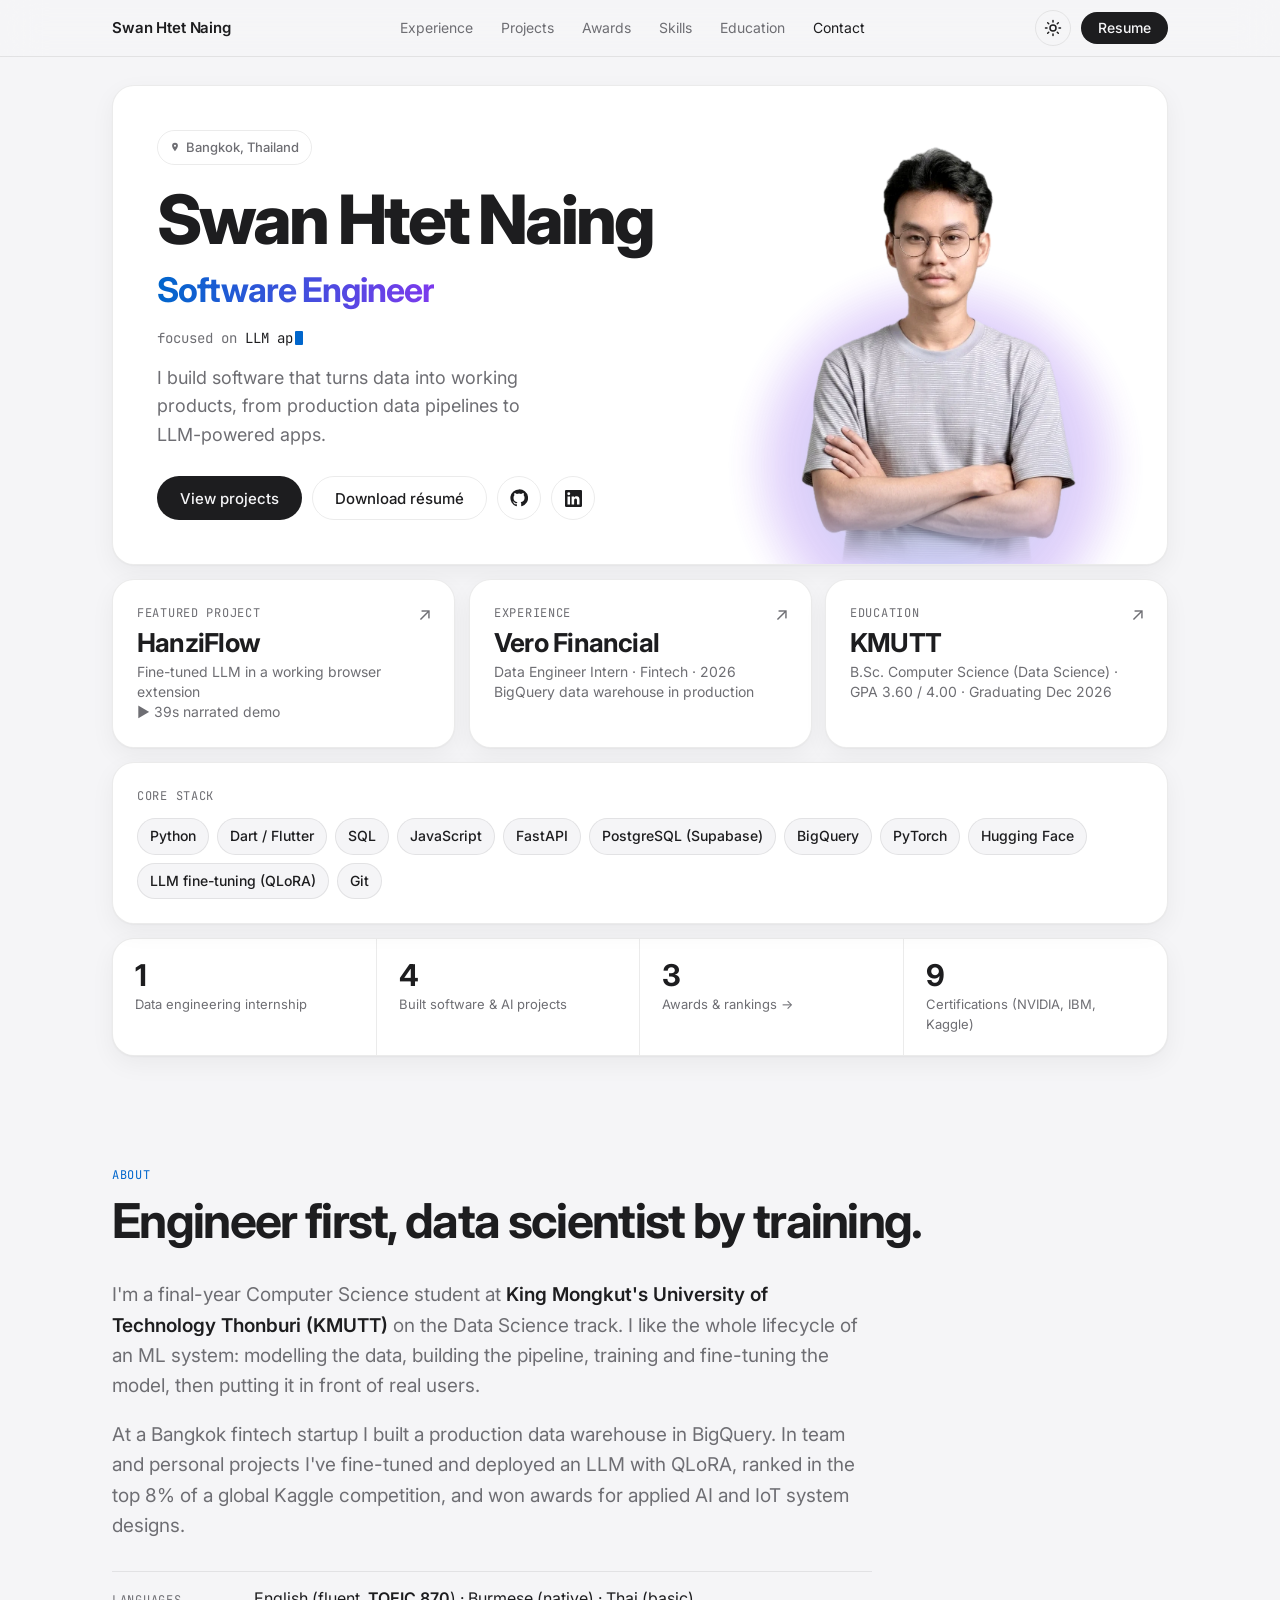
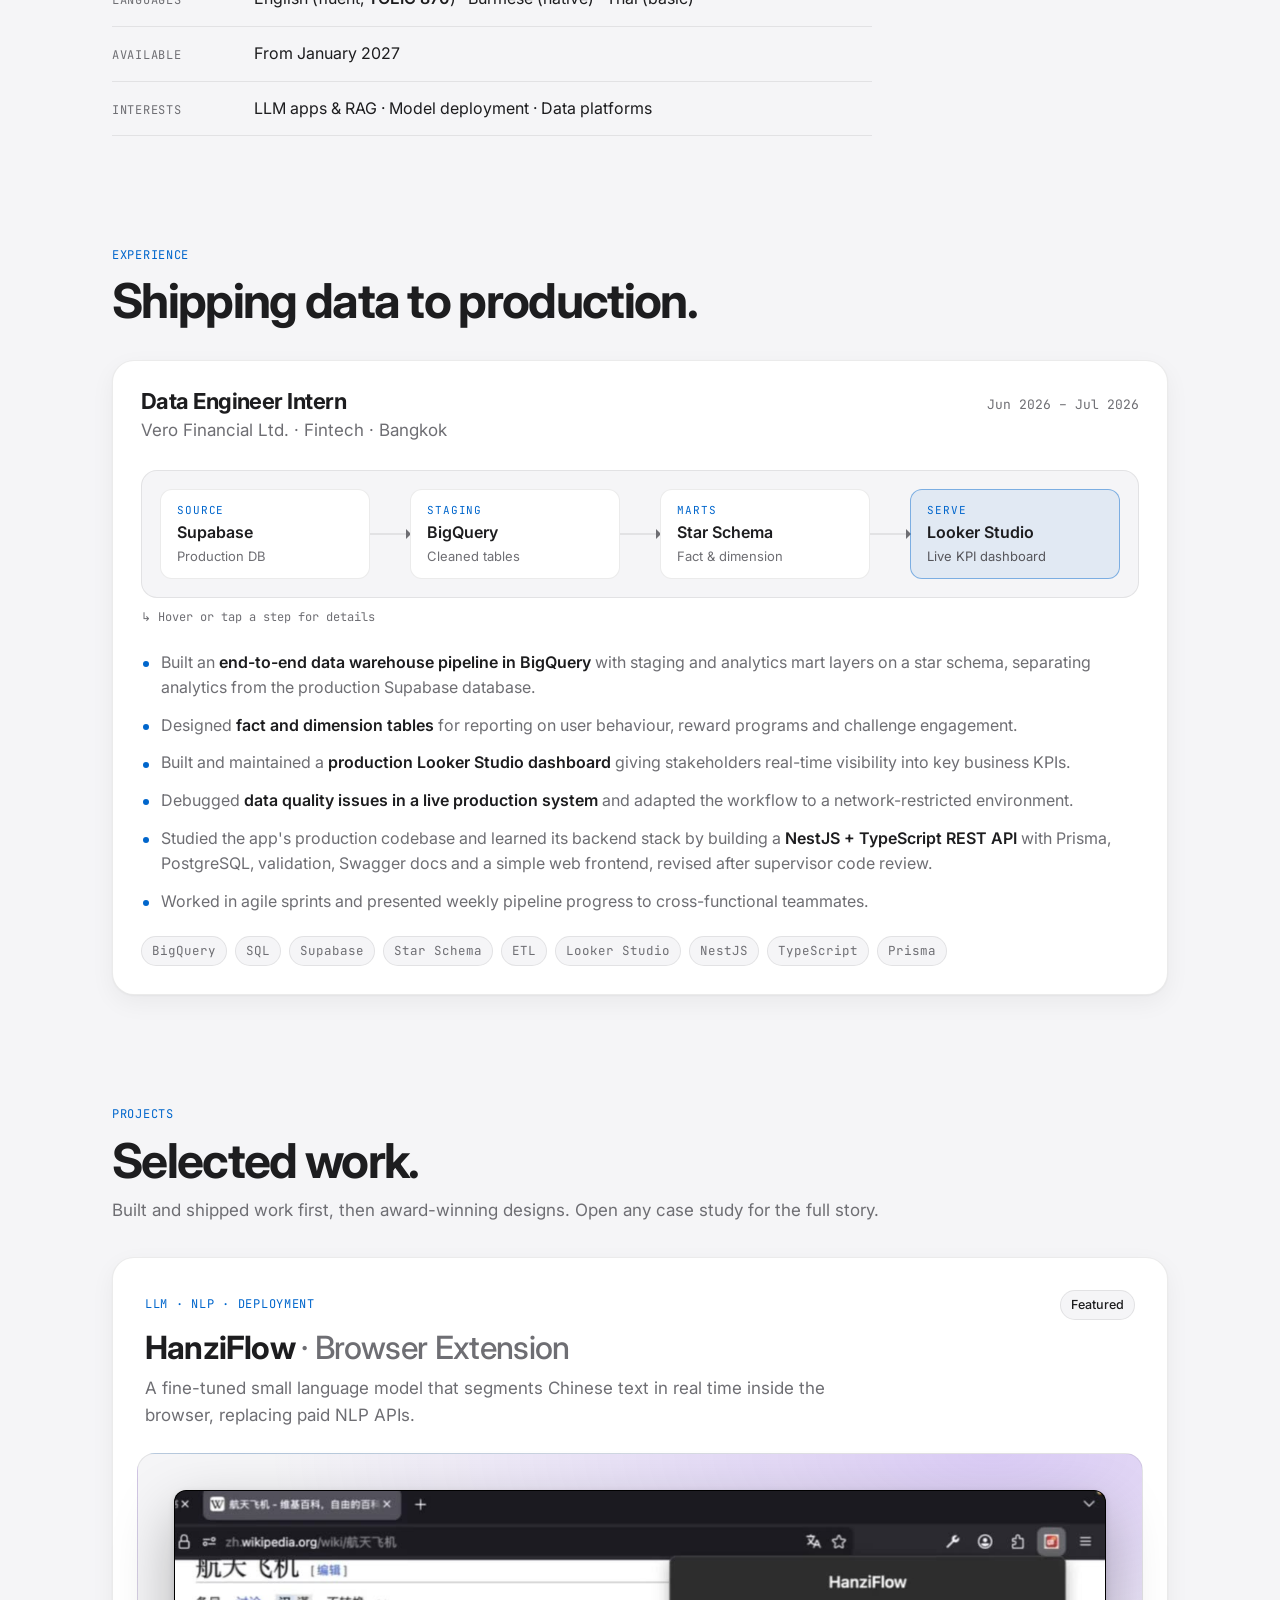
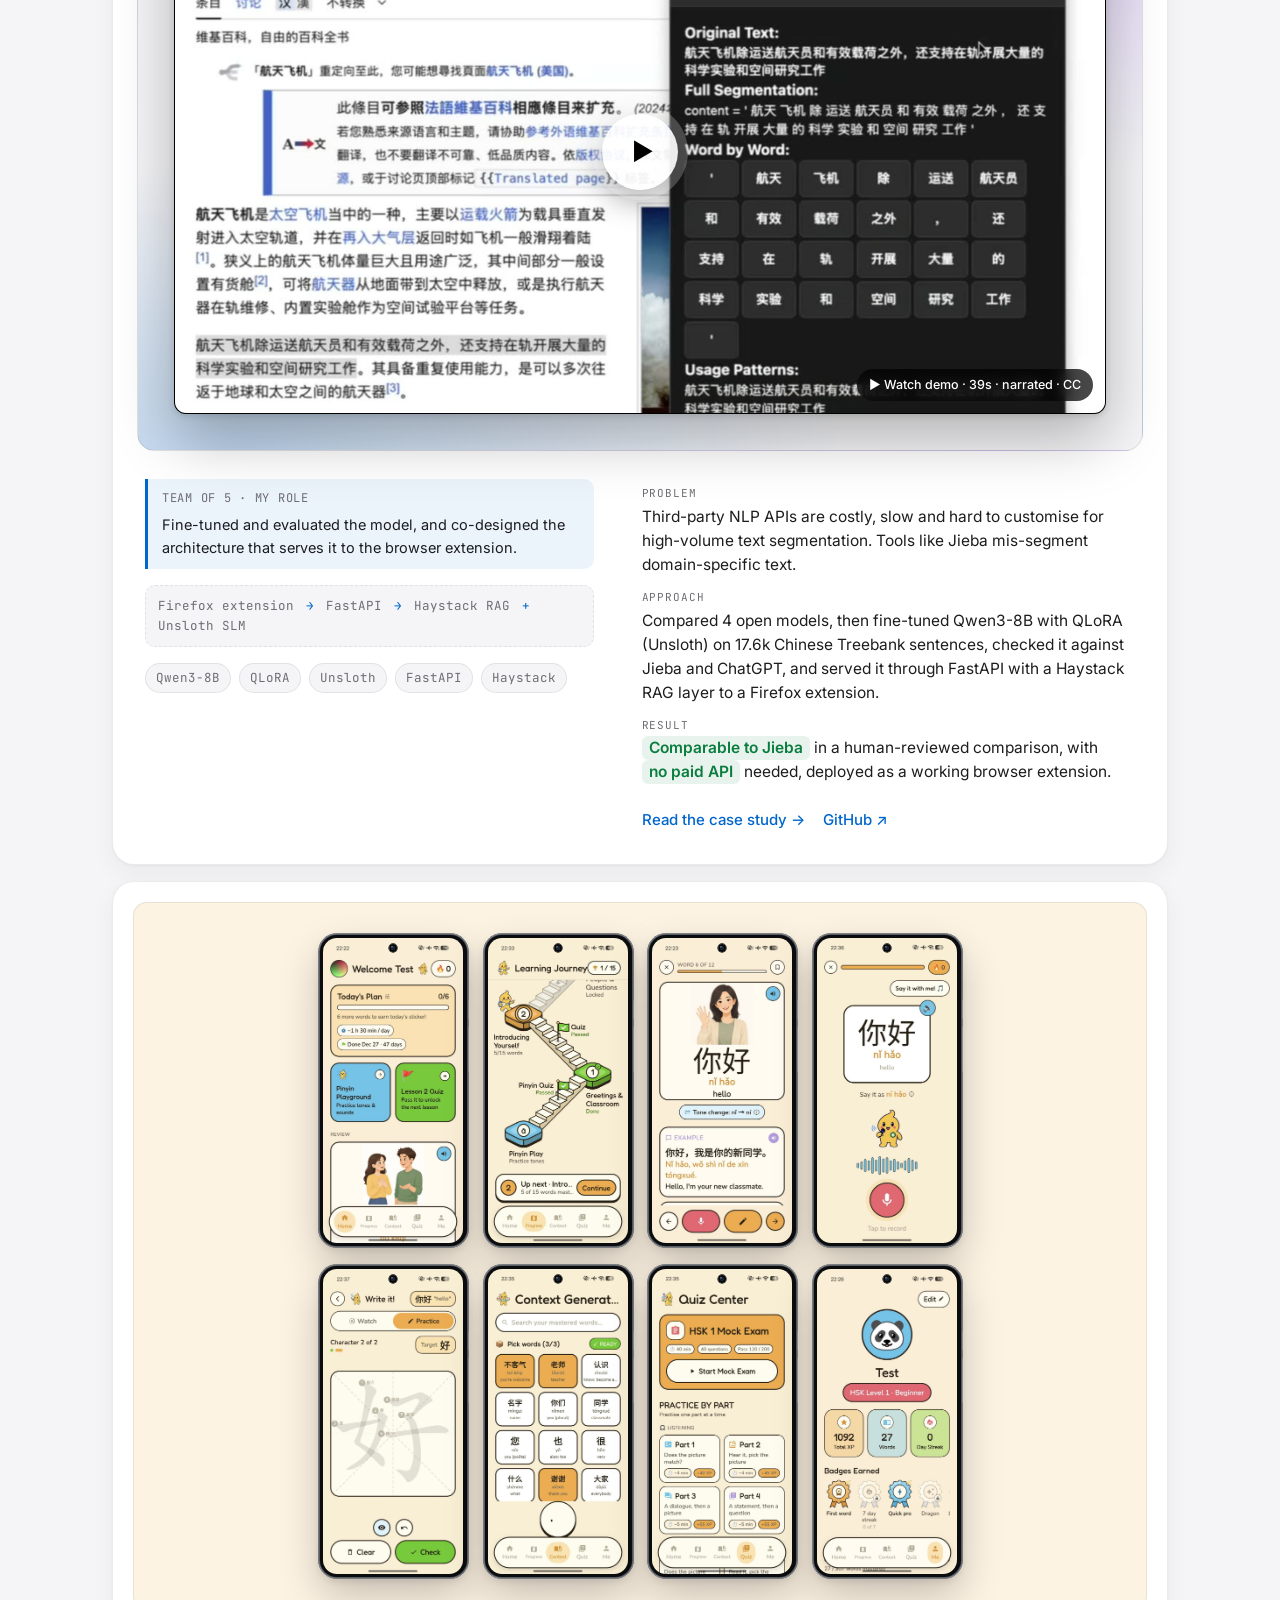
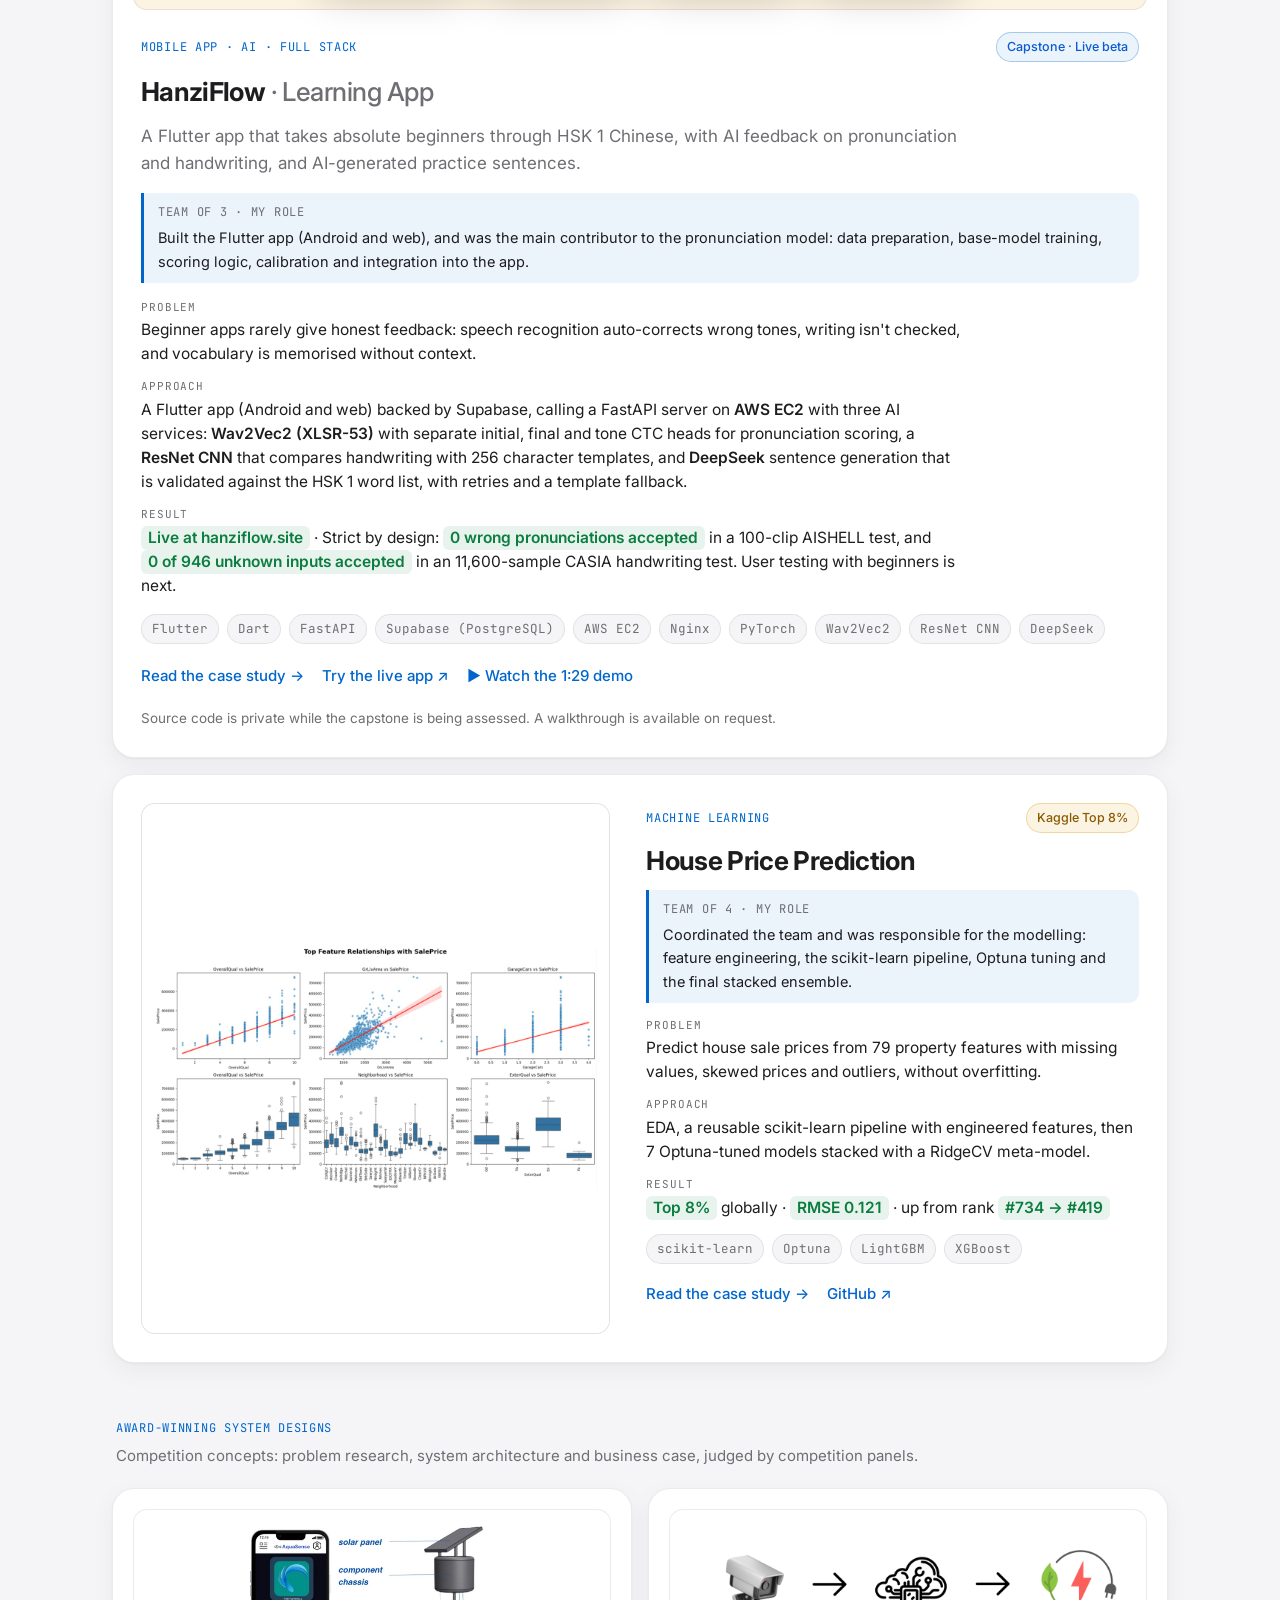
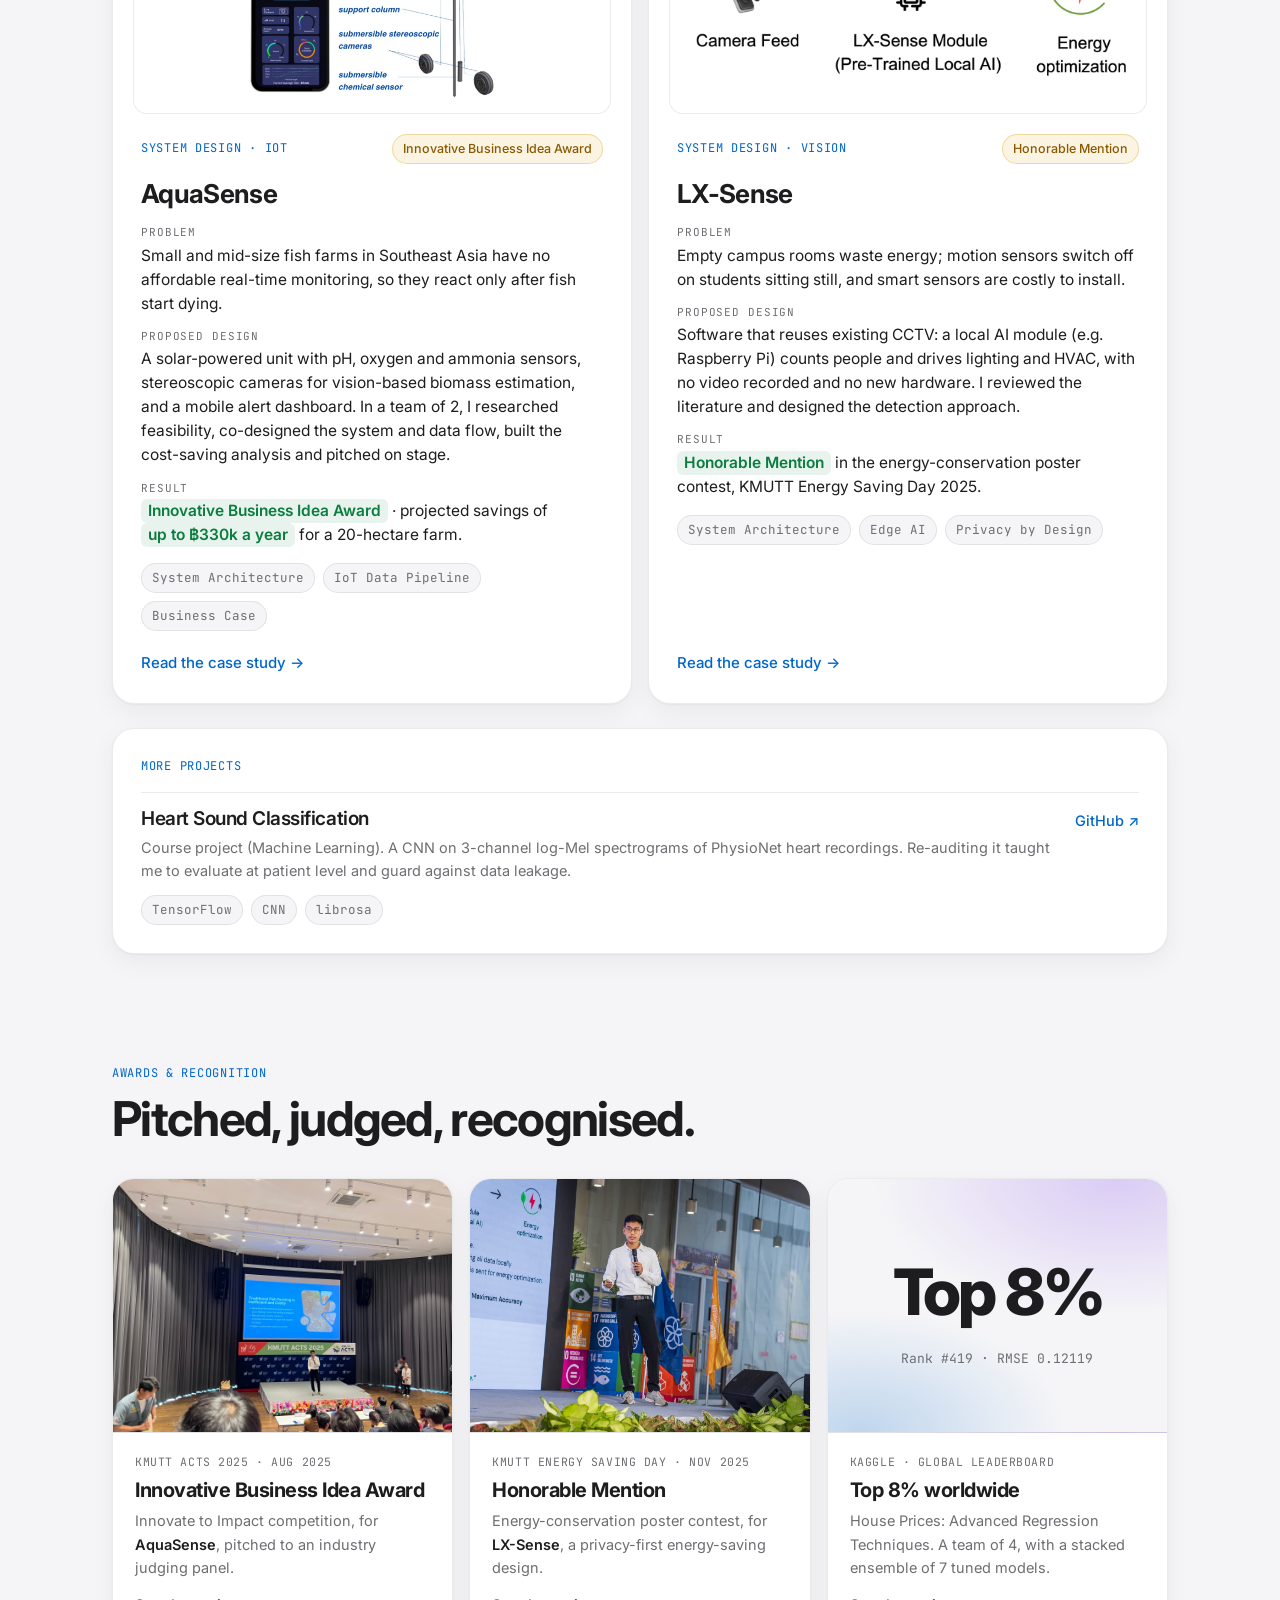
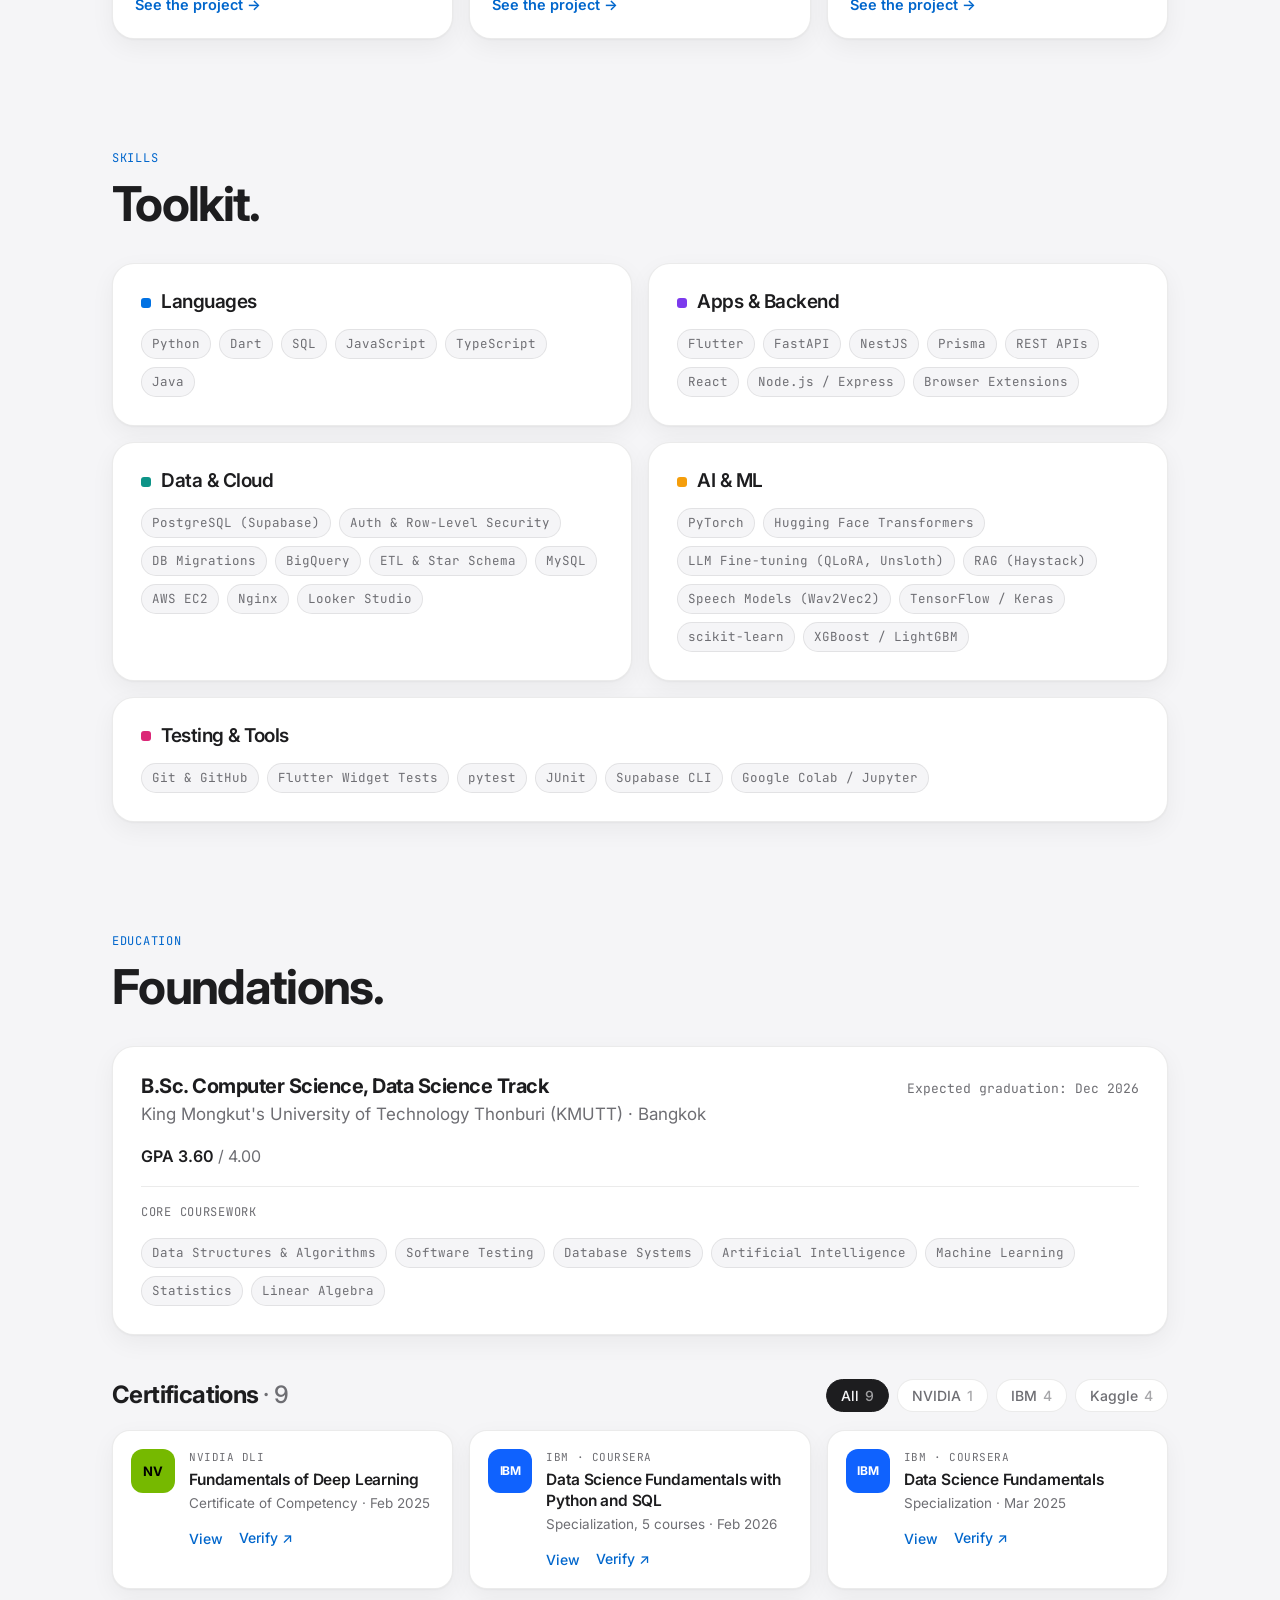
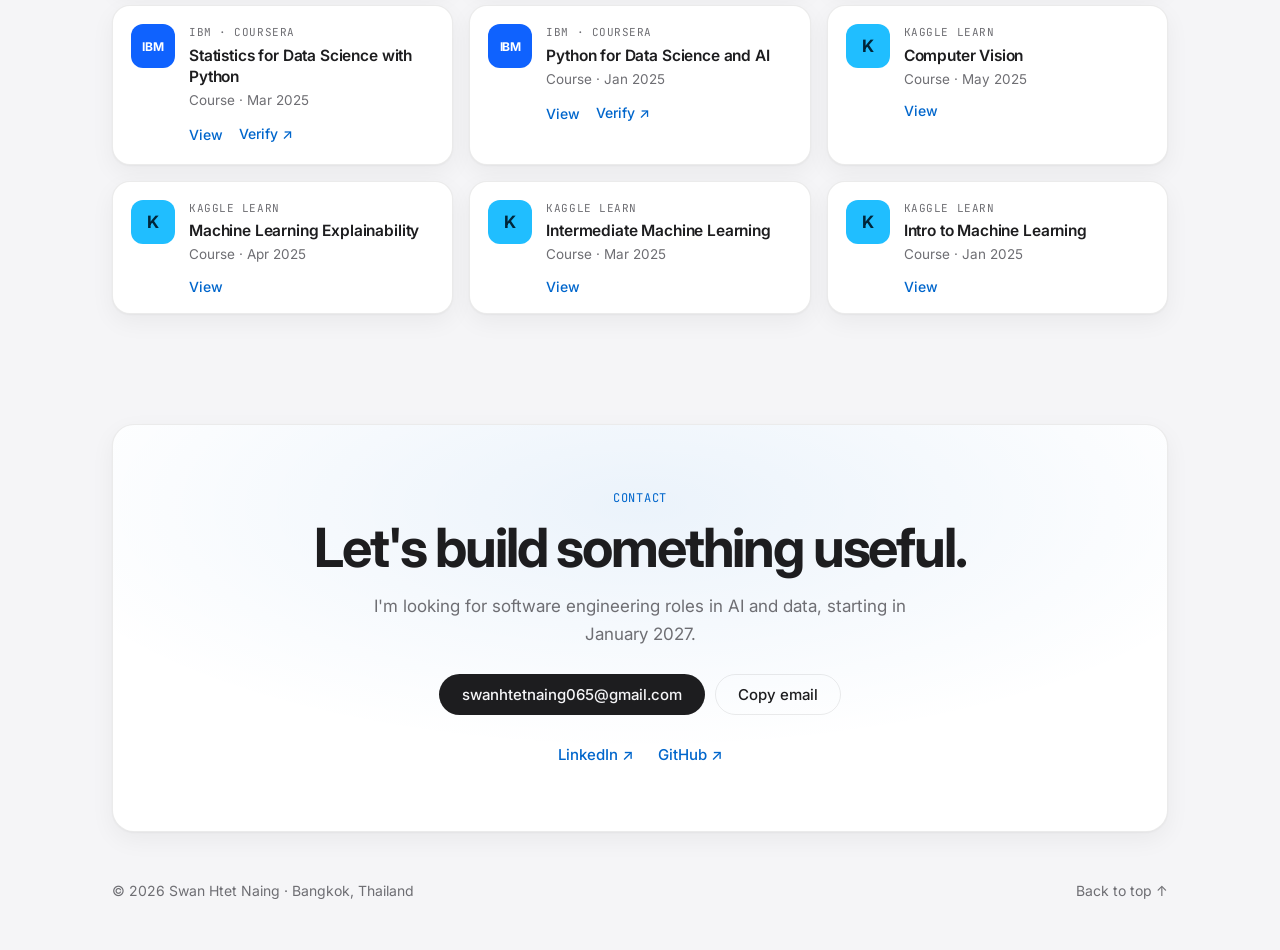
<file: index.html>
<!doctype html>
<html lang="en">
<head>
  <meta charset="utf-8" />
  <meta name="viewport" content="width=device-width, initial-scale=1" />
  <title>Swan Htet Naing — Software Engineer (AI &amp; Data)</title>
  <meta name="description" content="Swan Htet Naing, a Bangkok-based software engineer in AI and data. Final-year KMUTT CS student building ML pipelines, LLM apps and data platforms." />
  <meta name="theme-color" content="#f5f5f7" />

  <!-- Link previews (LinkedIn, Line, WhatsApp, etc.) -->
  <meta property="og:type" content="website" />
  <meta property="og:title" content="Swan Htet Naing — Software Engineer (AI &amp; Data)" />
  <meta property="og:description" content="ML pipelines, LLM fine-tuning, and data engineering. Based in Bangkok, Thailand." />
  <meta property="og:url" content="https://shn047.github.io/" />
  <meta property="og:site_name" content="Swan Htet Naing" />
  <meta property="og:image" content="https://shn047.github.io/assets/og-image.png" />
  <meta property="og:image:alt" content="Swan Htet Naing — Software Engineer (AI &amp; Data)" />
  <meta name="twitter:card" content="summary_large_image" />
  <meta name="twitter:title" content="Swan Htet Naing — Software Engineer (AI &amp; Data)" />
  <meta name="twitter:description" content="ML pipelines, LLM fine-tuning, and data engineering. Based in Bangkok, Thailand." />
  <meta name="twitter:image" content="https://shn047.github.io/assets/og-image.png" />
  <link rel="canonical" href="https://shn047.github.io/" />

  <link rel="icon" href="data:image/svg+xml,<svg xmlns='http://www.w3.org/2000/svg' viewBox='0 0 64 64'><rect width='64' height='64' rx='14' fill='%231d1d1f'/><text x='50%' y='54%' font-family='Helvetica,Arial' font-weight='700' font-size='28' fill='white' text-anchor='middle' dominant-baseline='middle'>SN</text></svg>" />
  <link rel="apple-touch-icon" href="assets/apple-touch-icon.png" />

  <link rel="preconnect" href="https://fonts.googleapis.com" />
  <link rel="preconnect" href="https://fonts.gstatic.com" crossorigin />
  <link href="https://fonts.googleapis.com/css2?family=Inter:wght@400;500;600;700;800&family=JetBrains+Mono:wght@400;500&display=swap" rel="stylesheet" />
  <link rel="stylesheet" href="styles.css?v=20261111q" />

  <!-- Apply saved theme before paint to avoid a flash -->
  <script>
    try { var t = localStorage.getItem('theme'); document.documentElement.dataset.theme = t || 'light'; } catch (e) { document.documentElement.dataset.theme = 'light'; }
  </script>
</head>
<body>

  <!-- ───────── Nav ───────── -->
  <header class="nav">
    <div class="nav__inner container">
      <a href="#top" class="nav__brand">Swan Htet Naing</a>
      <nav class="nav__links" id="navLinks" aria-label="Sections">
        <a href="#experience">Experience</a>
        <a href="#projects">Projects</a>
        <a href="#awards">Awards</a>
        <a href="#skills">Skills</a>
        <a href="#education">Education</a>
        <a href="#contact">Contact</a>
      </nav>
      <div class="nav__actions">
        <button type="button" class="icon-btn" id="themeToggle" aria-label="Toggle dark mode">
          <svg class="i-sun" viewBox="0 0 24 24" width="18" height="18" fill="none" stroke="currentColor" stroke-width="2" stroke-linecap="round"><circle cx="12" cy="12" r="4"/><path d="M12 2v2M12 20v2M4.9 4.9l1.4 1.4M17.7 17.7l1.4 1.4M2 12h2M20 12h2M4.9 19.1l1.4-1.4M17.7 6.3l1.4-1.4"/></svg>
          <svg class="i-moon" viewBox="0 0 24 24" width="18" height="18" fill="none" stroke="currentColor" stroke-width="2" stroke-linecap="round"><path d="M21 12.8A9 9 0 1 1 11.2 3a7 7 0 0 0 9.8 9.8z"/></svg>
        </button>
        <a href="assets/resume.pdf" class="btn btn--small" download>Resume</a>
        <button type="button" class="icon-btn nav__toggle" id="menuToggle" aria-label="Open menu" aria-expanded="false" aria-controls="navLinks">
          <span class="bars" aria-hidden="true"><span></span><span></span></span>
        </button>
      </div>
    </div>
    <div class="progress" aria-hidden="true"></div>
  </header>

  <main id="top">

    <!-- ───────── Hero / Bento ───────── -->
    <section class="hero container">
      <div class="bento">

        <div class="tile tile--intro reveal">
          <canvas class="neural" aria-hidden="true"></canvas>
          <div class="intro__text">
            <div class="pills">
              <p class="pill-loc">Bangkok, Thailand</p>
            </div>
            <h1>Swan Htet Naing</h1>
            <p class="role">Software Engineer</p>
            <p class="focus mono">focused on <span class="typed" data-words="AI &amp; data systems|LLM apps|ML pipelines|Data platforms">AI &amp; data systems</span><span class="caret" aria-hidden="true"></span></p>
            <p class="tagline">I build software that turns data into working products, from production data pipelines to LLM-powered apps.</p>
            <div class="cta">
              <a href="#projects" class="btn magnetic">View projects</a>
              <a href="assets/resume.pdf" class="btn btn--ghost magnetic" download>Download résumé</a>
              <span class="cta__icons">
                <a href="https://github.com/Shn047" class="icon-btn icon-btn--lg magnetic" target="_blank" rel="noopener" aria-label="GitHub">
                  <svg viewBox="0 0 24 24" width="18" height="18" fill="currentColor" aria-hidden="true"><path d="M12 .5a11.5 11.5 0 0 0-3.64 22.41c.58.1.79-.25.79-.56v-2c-3.2.7-3.88-1.37-3.88-1.37-.52-1.33-1.28-1.69-1.28-1.69-1.05-.72.08-.7.08-.7 1.16.08 1.77 1.19 1.77 1.19 1.03 1.77 2.7 1.26 3.36.96.1-.75.4-1.26.73-1.55-2.55-.29-5.24-1.28-5.24-5.68 0-1.26.45-2.28 1.19-3.09-.12-.29-.52-1.46.11-3.05 0 0 .97-.31 3.17 1.18a11 11 0 0 1 5.77 0c2.2-1.49 3.17-1.18 3.17-1.18.63 1.59.23 2.76.11 3.05.74.81 1.19 1.83 1.19 3.09 0 4.41-2.69 5.38-5.26 5.67.41.36.78 1.06.78 2.14v3.17c0 .31.21.67.8.56A11.5 11.5 0 0 0 12 .5Z"/></svg>
                </a>
                <a href="https://www.linkedin.com/in/swan-htet-naing047" class="icon-btn icon-btn--lg magnetic" target="_blank" rel="noopener" aria-label="LinkedIn">
                  <svg viewBox="0 0 24 24" width="17" height="17" fill="currentColor" aria-hidden="true"><path d="M20.45 20.45h-3.56v-5.57c0-1.33-.02-3.04-1.85-3.04-1.85 0-2.14 1.45-2.14 2.94v5.67H9.35V9h3.41v1.56h.05c.48-.9 1.64-1.85 3.37-1.85 3.6 0 4.27 2.37 4.27 5.46v6.28ZM5.34 7.43a2.06 2.06 0 1 1 0-4.13 2.06 2.06 0 0 1 0 4.13ZM7.12 20.45H3.56V9h3.56v11.45ZM22.22 0H1.77C.79 0 0 .77 0 1.73v20.54C0 23.23.79 24 1.77 24h20.45c.98 0 1.78-.77 1.78-1.73V1.73C24 .77 23.2 0 22.22 0Z"/></svg>
                </a>
              </span>
            </div>
          </div>
          <div class="intro__photo">
            <!-- Photo: profile.webp (97 KB), with profile.png as fallback. Initials show if it is missing. -->
            <span class="intro__glow" aria-hidden="true"></span>
            <picture>
              <source srcset="assets/profile.webp?v=2026-11-11" type="image/webp" />
              <img src="assets/profile.png?v=2026-11-02" alt="Portrait of Swan Htet Naing" width="896" height="1195" fetchpriority="high" onerror="this.closest('.intro__photo').classList.add('no-photo');this.remove()" />
            </picture>
            <span class="initials" aria-hidden="true">SN</span>
          </div>
        </div>

        <a class="tile tile--stat tile--link reveal" href="#hanziflow">
          <p class="label">Featured project</p>
          <p class="big big--sm">HanziFlow</p>
          <p class="muted">Fine-tuned LLM in a working browser extension<br />▶ 39s narrated demo</p>
          <span class="tile__arrow" aria-hidden="true">↗</span>
        </a>

        <a class="tile tile--stat tile--link reveal" href="#experience">
          <p class="label">Experience</p>
          <p class="big big--sm">Vero Financial</p>
          <p class="muted">Data Engineer Intern · Fintech · 2026<br />BigQuery data warehouse in production</p>
          <span class="tile__arrow" aria-hidden="true">↗</span>
        </a>

        <a class="tile tile--stat tile--edu tile--link reveal" href="#education">
          <p class="label">Education</p>
          <p class="big big--sm">KMUTT</p>
          <p class="muted">B.Sc. Computer Science (Data Science) · <span class="nowrap">GPA 3.60 / 4.00</span> · <span class="nowrap">Graduating Dec 2026</span></p>
          <span class="tile__arrow" aria-hidden="true">↗</span>
        </a>

        <div class="tile tile--stack reveal">
          <p class="label">Core stack</p>
          <ul class="chips">
            <li>Python</li><li>Dart / Flutter</li><li>SQL</li><li>JavaScript</li><li>FastAPI</li><li>PostgreSQL (Supabase)</li>
            <li>BigQuery</li><li>PyTorch</li><li>Hugging Face</li><li>LLM fine-tuning (QLoRA)</li><li>Git</li>
          </ul>
        </div>

      </div>

      <!-- Stats strip -->
      <ul class="stats reveal">
        <li><strong data-count="1">1</strong><span>Data engineering internship</span></li>
        <li><strong data-count="4">4</strong><span>Built software &amp; AI projects</span></li>
        <li><a class="stats__link" href="#awards"><strong data-count="3">3</strong><span>Awards &amp; rankings →</span></a></li>
        <li><strong data-count="9">9</strong><span>Certifications (NVIDIA, IBM, Kaggle)</span></li>
      </ul>
    </section>

    <!-- ───────── About ───────── -->
    <section class="section container" id="about">
      <div class="section__head reveal">
        <p class="kicker">About</p>
        <h2>Engineer first, data scientist by training.</h2>
      </div>
      <div class="about reveal">
        <p>I'm a final-year Computer Science student at <strong>King Mongkut's University of Technology Thonburi (KMUTT)</strong> on the Data Science track. I like the whole lifecycle of an ML system: modelling the data, building the pipeline, training and fine-tuning the model, then putting it in front of real users.</p>
        <p>At a Bangkok fintech startup I built a production data warehouse in BigQuery. In team and personal projects I've fine-tuned and deployed an LLM with QLoRA, ranked in the top 8% of a global Kaggle competition, and won awards for applied AI and IoT system designs.</p>
        <dl class="facts">
          <div><dt>Languages</dt><dd>English (fluent, <strong>TOEIC 870</strong>) · Burmese (native) · Thai (basic)</dd></div>
          <div><dt>Available</dt><dd>From January 2027</dd></div>
          <div><dt>Interests</dt><dd>LLM apps &amp; RAG · Model deployment · Data platforms</dd></div>
        </dl>
      </div>
    </section>

    <!-- ───────── Experience ───────── -->
    <section class="section container" id="experience">
      <div class="section__head reveal">
        <p class="kicker">Experience</p>
        <h2>Shipping data to production.</h2>
      </div>

      <article class="card exp reveal">
        <header class="exp__head">
          <div>
            <h3>Data Engineer Intern</h3>
            <p class="exp__org">Vero Financial Ltd. · Fintech · Bangkok</p>
          </div>
          <p class="mono muted">Jun 2026 – Jul 2026</p>
        </header>

        <!-- Pipeline diagram -->
        <div class="pipeline" aria-label="Data pipeline: Supabase to BigQuery staging to star-schema marts to Looker Studio">
          <div class="node" tabindex="0"><span class="node__k">Source</span><span class="node__v">Supabase</span><span class="node__s">Production DB</span><span class="node__tip" role="tooltip">The live app database. Moving analytics off it keeps production fast and safe.</span></div>
          <span class="arrow" aria-hidden="true"></span>
          <div class="node" tabindex="0"><span class="node__k">Staging</span><span class="node__v">BigQuery</span><span class="node__s">Cleaned tables</span><span class="node__tip" role="tooltip">Staging tables that clean and standardise raw production data before modelling.</span></div>
          <span class="arrow" aria-hidden="true"></span>
          <div class="node" tabindex="0"><span class="node__k">Marts</span><span class="node__v">Star Schema</span><span class="node__s">Fact &amp; dimension</span><span class="node__tip" role="tooltip">Fact and dimension tables for user behaviour, reward programs and challenge engagement.</span></div>
          <span class="arrow" aria-hidden="true"></span>
          <div class="node node--accent" tabindex="0"><span class="node__k">Serve</span><span class="node__v">Looker Studio</span><span class="node__s">Live KPI dashboard</span><span class="node__tip" role="tooltip">A production dashboard giving stakeholders real-time visibility into key KPIs.</span></div>
        </div>
        <p class="pipeline__hint mono muted">↳ Hover or tap a step for details</p>

        <ul class="bullets">
          <li>Built an <strong>end-to-end data warehouse pipeline in BigQuery</strong> with staging and analytics mart layers on a star schema, separating analytics from the production Supabase database.</li>
          <li>Designed <strong>fact and dimension tables</strong> for reporting on user behaviour, reward programs and challenge engagement.</li>
          <li>Built and maintained a <strong>production Looker Studio dashboard</strong> giving stakeholders real-time visibility into key business KPIs.</li>
          <li>Debugged <strong>data quality issues in a live production system</strong> and adapted the workflow to a network-restricted environment.</li>
          <li>Studied the app's production codebase and learned its backend stack by building a <strong>NestJS + TypeScript REST API</strong> with Prisma, PostgreSQL, validation, Swagger docs and a simple web frontend, revised after supervisor code review.</li>
          <li>Worked in agile sprints and presented weekly pipeline progress to cross-functional teammates.</li>
        </ul>
        <ul class="chips chips--sm">
          <li>BigQuery</li><li>SQL</li><li>Supabase</li><li>Star Schema</li><li>ETL</li><li>Looker Studio</li><li>NestJS</li><li>TypeScript</li><li>Prisma</li>
        </ul>
      </article>
    </section>

    <!-- ───────── Projects ───────── -->
    <section class="section container" id="projects">
      <div class="section__head reveal">
        <p class="kicker">Projects</p>
        <h2>Selected work.</h2>
        <p class="muted">Built and shipped work first, then award-winning designs. Open any case study for the full story.</p>
      </div>

      <!--
        Links: put your URL in href="...". Links left as href="" are hidden
        automatically, so nothing broken shows up.
      -->
      <div class="projects">

        <!-- Featured -->
        <article class="card project project--featured reveal" id="hanziflow">
          <header class="featured__head">
            <div class="project__top">
              <span class="tag">LLM · NLP · Deployment</span>
              <span class="badge">Featured</span>
            </div>
            <h3>HanziFlow <span class="h3-sub">· Browser Extension</span></h3>
            <p class="project__lead">A fine-tuned small language model that segments Chinese text in real time inside the browser, replacing paid NLP APIs.</p>
          </header>

          <div class="demo-stage">
            <button class="demo-screen project__media--video" type="button" data-video="assets/hanziflow-demo-voice.mp4?v=20261111" data-captions="assets/hanziflow-demo.en.vtt?v=20261111" data-caption="Narrated walkthrough of the HanziFlow browser extension, shown at real speed. Idle moments are cut; the voice-over is AI-generated." aria-label="Play the HanziFlow demo video (39 seconds, narrated)">
              <video src="assets/hanziflow-demo-voice.mp4?v=20261111" poster="assets/hanziflow-demo-poster.jpg" muted loop playsinline preload="none" aria-hidden="true"></video>
              <span class="play-big" aria-hidden="true"><span class="play-big__icon">▶</span></span>
              <span class="demo-screen__meta" aria-hidden="true"><span class="long">▶ Watch demo · </span>39s<span class="long"> · narrated</span> · CC</span>
            </button>
          </div>

          <div class="featured__grid">
            <div class="featured__intro">
              <p class="role-note"><span class="label">Team of 5 · my role</span>Fine-tuned and evaluated the model, and co-designed the architecture that serves it to the browser extension.</p>
              <p class="flow mono" aria-label="Architecture">Firefox extension <span>→</span> FastAPI <span>→</span> Haystack RAG <span>+</span> Unsloth SLM</p>
              <ul class="chips chips--sm"><li>Qwen3-8B</li><li>QLoRA</li><li>Unsloth</li><li>FastAPI</li><li>Haystack</li></ul>
            </div>
            <div class="featured__details">
              <dl class="par">
                <div><dt>Problem</dt><dd>Third-party NLP APIs are costly, slow and hard to customise for high-volume text segmentation. Tools like Jieba mis-segment domain-specific text.</dd></div>
                <div><dt>Approach</dt><dd>Compared 4 open models, then fine-tuned Qwen3-8B with QLoRA (Unsloth) on 17.6k Chinese Treebank sentences, checked it against Jieba and ChatGPT, and served it through FastAPI with a Haystack RAG layer to a Firefox extension.</dd></div>
                <div><dt>Result</dt><dd><span class="metric">Comparable to Jieba</span> in a human-reviewed comparison, with <span class="metric">no paid API</span> needed, deployed as a working browser extension.</dd></div>
              </dl>
              <div class="links">
                <a href="projects/hanziflow.html" class="cs-link">Read the case study →</a>
                <a href="" target="_blank" rel="noopener">Live demo ↗</a>
                <a href="https://github.com/Shn047/hanziflow" target="_blank" rel="noopener">GitHub ↗</a>
              </div>
            </div>
          </div>
        </article>

        <article class="card project project--app reveal" id="hanziflow-app">
          <a class="project__media project__media--app" href="projects/hanziflow-app.html" tabindex="-1"><span class="phone-row phone-row--card phone-row--card7"><span class="phone-wrap"><span class="phone"><img src="assets/hanziflow-app/phone-home.jpg?v=2" alt="HanziFlow app: home screen" loading="lazy" /></span></span><span class="phone-wrap"><span class="phone"><img src="assets/hanziflow-app/phone-journey.jpg" alt="HanziFlow app: journey screen" loading="lazy" /></span></span><span class="phone-wrap"><span class="phone"><img src="assets/hanziflow-app/phone-word-card.jpg?v=2" alt="HanziFlow app: word card screen" loading="lazy" /></span></span><span class="phone-wrap"><span class="phone"><img src="assets/hanziflow-app/phone-pron-record.jpg" alt="HanziFlow app: speaking screen" loading="lazy" /></span></span><span class="phone-wrap"><span class="phone"><img src="assets/hanziflow-app/phone-write-trace.jpg" alt="HanziFlow app: writing screen" loading="lazy" /></span></span><span class="phone-wrap"><span class="phone"><img src="assets/hanziflow-app/phone-context-pick.jpg" alt="HanziFlow app: context generation word picker" loading="lazy" /></span></span><span class="phone-wrap"><span class="phone"><img src="assets/hanziflow-app/phone-quiz.jpg" alt="HanziFlow app: quizzes screen" loading="lazy" /></span></span><span class="phone-wrap"><span class="phone"><img src="assets/hanziflow-app/phone-profile.jpg" alt="HanziFlow app: profile screen with XP, streak and badges" loading="lazy" /></span></span></span><span class="swipe-hint">Swipe to see all 8 screens →</span></a>
          <div class="project__top">
            <span class="tag">Mobile app · AI · Full stack</span>
            <span class="badge badge--progress">Capstone · Live beta</span>
          </div>
          <h3>HanziFlow <span class="h3-sub">· Learning App</span></h3>
          <p class="project__lead">A Flutter app that takes absolute beginners through HSK 1 Chinese, with AI feedback on pronunciation and handwriting, and AI-generated practice sentences.</p>
          <p class="role-note"><span class="label">Team of 3 · my role</span>Built the Flutter app (Android and web), and was the main contributor to the pronunciation model: data preparation, base-model training, scoring logic, calibration and integration into the app.</p>
          <dl class="par">
            <div><dt>Problem</dt><dd>Beginner apps rarely give honest feedback: speech recognition auto-corrects wrong tones, writing isn't checked, and vocabulary is memorised without context.</dd></div>
            <div><dt>Approach</dt><dd>A Flutter app (Android and web) backed by Supabase, calling a FastAPI server on <strong>AWS EC2</strong> with three AI services: <strong>Wav2Vec2 (XLSR-53)</strong> with separate initial, final and tone CTC heads for pronunciation scoring, a <strong>ResNet CNN</strong> that compares handwriting with 256 character templates, and <strong>DeepSeek</strong> sentence generation that is validated against the HSK 1 word list, with retries and a template fallback.</dd></div>
            <div><dt>Result</dt><dd><span class="metric">Live at hanziflow.site</span> · Strict by design: <span class="metric">0 wrong pronunciations accepted</span> in a 100-clip AISHELL test, and <span class="metric">0 of 946 unknown inputs accepted</span> in an 11,600-sample CASIA handwriting test. User testing with beginners is next.</dd></div>
          </dl>
          <ul class="chips chips--sm"><li>Flutter</li><li>Dart</li><li>FastAPI</li><li>Supabase (PostgreSQL)</li><li>AWS EC2</li><li>Nginx</li><li>PyTorch</li><li>Wav2Vec2</li><li>ResNet CNN</li><li>DeepSeek</li></ul>
          <div class="links">
            <a href="projects/hanziflow-app.html" class="cs-link">Read the case study →</a>
            <a href="https://www.hanziflow.site" target="_blank" rel="noopener">Try the live app ↗</a>
            <button class="link-btn" type="button" data-video="assets/hanziflow-app-promo.mp4?v=1" data-captions="assets/hanziflow-app-promo.en.vtt?v=1" data-caption="Narrated 1:29 promo of the HanziFlow app: learning path, pronunciation scoring, handwriting checks, context generation, quizzes and progress. The voice-over is AI-generated.">▶ Watch the 1:29 demo</button>
          </div>
          <p class="private-note">Source code is private while the capstone is being assessed. A walkthrough is available on request.</p>
        </article>

        <article class="card project project--wide reveal">
          <a class="project__media" href="projects/house-price.html" tabindex="-1">
            <img src="assets/kaggle.jpg" alt="Exploratory charts of top feature relationships with sale price" loading="lazy" />
          </a>
          <div class="project__top">
            <span class="tag">Machine Learning</span>
            <span class="badge badge--award">Kaggle Top 8%</span>
          </div>
          <h3>House Price Prediction</h3>
          <p class="role-note"><span class="label">Team of 4 · my role</span>Coordinated the team and was responsible for the modelling: feature engineering, the scikit-learn pipeline, Optuna tuning and the final stacked ensemble.</p>
          <dl class="par">
            <div><dt>Problem</dt><dd>Predict house sale prices from 79 property features with missing values, skewed prices and outliers, without overfitting.</dd></div>
            <div><dt>Approach</dt><dd>EDA, a reusable scikit-learn pipeline with engineered features, then 7 Optuna-tuned models stacked with a RidgeCV meta-model.</dd></div>
            <div><dt>Result</dt><dd><span class="metric">Top 8%</span> globally · <span class="metric">RMSE 0.121</span> · up from rank <span class="metric">#734 → #419</span></dd></div>
          </dl>
          <ul class="chips chips--sm"><li>scikit-learn</li><li>Optuna</li><li>LightGBM</li><li>XGBoost</li></ul>
          <div class="links">
            <a href="projects/house-price.html" class="cs-link">Read the case study →</a>
            <a href="" target="_blank" rel="noopener">Kaggle ↗</a>
            <a href="https://github.com/Shn047/Kaggle-House-Prices" target="_blank" rel="noopener">GitHub ↗</a>
          </div>
        </article>

        

        <div class="projects__divider reveal">
          <p class="kicker">Award-winning system designs</p>
          <p class="muted">Competition concepts: problem research, system architecture and business case, judged by competition panels.</p>
        </div>

        <article class="card project project--concept reveal">
          <a class="project__media project__media--light" href="projects/aquasense.html" tabindex="-1">
            <img src="assets/aquasense.jpg" alt="AquaSense mobile dashboard next to the solar-powered sensor and stereoscopic camera unit" loading="lazy" />
          </a>
          <div class="project__top">
            <span class="tag">System design · IoT</span>
            <span class="badge badge--award">Innovative Business Idea Award</span>
          </div>
          <h3>AquaSense</h3>
          <dl class="par">
            <div><dt>Problem</dt><dd>Small and mid-size fish farms in Southeast Asia have no affordable real-time monitoring, so they react only after fish start dying.</dd></div>
            <div><dt>Proposed design</dt><dd>A solar-powered unit with pH, oxygen and ammonia sensors, stereoscopic cameras for vision-based biomass estimation, and a mobile alert dashboard. In a team of 2, I researched feasibility, co-designed the system and data flow, built the cost-saving analysis and pitched on stage.</dd></div>
            <div><dt>Result</dt><dd><span class="metric">Innovative Business Idea Award</span> · projected savings of <span class="metric">up to ฿330k a year</span> for a 20-hectare farm.</dd></div>
          </dl>
          <ul class="chips chips--sm"><li>System Architecture</li><li>IoT Data Pipeline</li><li>Business Case</li></ul>
          <div class="links">
            <a href="projects/aquasense.html" class="cs-link">Read the case study →</a>
          </div>
        </article>

        <article class="card project project--concept reveal">
          <a class="project__media project__media--light" href="projects/lx-sense.html" tabindex="-1">
            <img src="assets/lxsense.png" alt="LX-Sense flow: camera feed to local AI module to energy optimisation" loading="lazy" />
          </a>
          <div class="project__top">
            <span class="tag">System design · Vision</span>
            <span class="badge badge--award">Honorable Mention</span>
          </div>
          <h3>LX-Sense</h3>
          <dl class="par">
            <div><dt>Problem</dt><dd>Empty campus rooms waste energy; motion sensors switch off on students sitting still, and smart sensors are costly to install.</dd></div>
            <div><dt>Proposed design</dt><dd>Software that reuses existing CCTV: a local AI module (e.g. Raspberry Pi) counts people and drives lighting and HVAC, with no video recorded and no new hardware. I reviewed the literature and designed the detection approach.</dd></div>
            <div><dt>Result</dt><dd><span class="metric">Honorable Mention</span> in the energy-conservation poster contest, KMUTT Energy Saving Day 2025.</dd></div>
          </dl>
          <ul class="chips chips--sm"><li>System Architecture</li><li>Edge AI</li><li>Privacy by Design</li></ul>
          <div class="links">
            <a href="projects/lx-sense.html" class="cs-link">Read the case study →</a>
          </div>
        </article>

        <article class="card project project--more reveal">
          <p class="kicker">More projects</p>
          <ul class="more-list">
            <li>
              <div>
                <h3>Heart Sound Classification</h3>
                <p class="muted">Course project (Machine Learning). A CNN on 3-channel log-Mel spectrograms of PhysioNet heart recordings. Re-auditing it taught me to evaluate at patient level and guard against data leakage.</p>
                <ul class="chips chips--sm"><li>TensorFlow</li><li>CNN</li><li>librosa</li></ul>
              </div>
              <a href="https://github.com/Shn047/HeartSound_Classification" target="_blank" rel="noopener">GitHub ↗</a>
            </li>
          </ul>
        </article>

      </div>
    </section>

    <!-- ───────── Awards ───────── -->
    <section class="section container" id="awards">
      <div class="section__head reveal">
        <p class="kicker">Awards &amp; recognition</p>
        <h2>Pitched, judged, recognised.</h2>
      </div>
      <div class="awards">
        <article class="card award reveal">
          <button class="award__photo" type="button" data-image="assets/awards/acts-pitch.jpg" data-caption="Pitching AquaSense on stage at KMUTT ACTS 2025">
            <img src="assets/awards/acts-pitch.jpg" alt="Swan pitching AquaSense on stage at KMUTT ACTS 2025, seen from the back of the audience" loading="lazy" style="object-position: center 55%" />
          </button>
          <div class="award__body">
            <p class="award__meta">KMUTT ACTS 2025 · Aug 2025</p>
            <h3>Innovative Business Idea Award</h3>
            <p class="muted">Innovate to Impact competition, for <strong>AquaSense</strong>, pitched to an industry judging panel.</p>
            <a class="cs-link" href="projects/aquasense.html#recognition">See the project →</a>
          </div>
        </article>
        <article class="card award reveal">
          <button class="award__photo" type="button" data-image="assets/awards/eesh-pitch.jpg" data-caption="Pitching LX-Sense on stage at KMUTT Energy Saving Day 2025">
            <img src="assets/awards/eesh-pitch.jpg" alt="Swan pitching LX-Sense on stage at KMUTT Energy Saving Day 2025" loading="lazy" style="object-position: 60% 30%" />
          </button>
          <div class="award__body">
            <p class="award__meta">KMUTT Energy Saving Day · Nov 2025</p>
            <h3>Honorable Mention</h3>
            <p class="muted">Energy-conservation poster contest, for <strong>LX-Sense</strong>, a privacy-first energy-saving design.</p>
            <a class="cs-link" href="projects/lx-sense.html#recognition">See the project →</a>
          </div>
        </article>
        <article class="card award reveal">
          <div class="award__photo award__photo--stat" aria-hidden="true">
            <span class="award__big">Top 8%</span>
            <span class="award__sub mono">Rank #419 · RMSE 0.12119</span>
          </div>
          <div class="award__body">
            <p class="award__meta">Kaggle · global leaderboard</p>
            <h3>Top 8% worldwide</h3>
            <p class="muted">House Prices: Advanced Regression Techniques. A team of 4, with a stacked ensemble of 7 tuned models.</p>
            <a class="cs-link" href="projects/house-price.html#results">See the project →</a>
          </div>
        </article>
      </div>
    </section>

    <!-- ───────── Skills ───────── -->
    <section class="section container" id="skills">
      <div class="section__head reveal">
        <p class="kicker">Skills</p>
        <h2>Toolkit.</h2>
      </div>
      <div class="skills">
        <div class="card skill reveal">
          <h3><span class="dot dot--2"></span>Languages</h3>
          <ul class="chips chips--sm"><li>Python</li><li>Dart</li><li>SQL</li><li>JavaScript</li><li>TypeScript</li><li>Java</li></ul>
        </div>
        <div class="card skill reveal">
          <h3><span class="dot dot--1"></span>Apps &amp; Backend</h3>
          <ul class="chips chips--sm"><li>Flutter</li><li>FastAPI</li><li>NestJS</li><li>Prisma</li><li>REST APIs</li><li>React</li><li>Node.js / Express</li><li>Browser Extensions</li></ul>
        </div>
        <div class="card skill reveal">
          <h3><span class="dot dot--3"></span>Data &amp; Cloud</h3>
          <ul class="chips chips--sm"><li>PostgreSQL (Supabase)</li><li>Auth &amp; Row-Level Security</li><li>DB Migrations</li><li>BigQuery</li><li>ETL &amp; Star Schema</li><li>MySQL</li><li>AWS EC2</li><li>Nginx</li><li>Looker Studio</li></ul>
        </div>
        <div class="card skill reveal">
          <h3><span class="dot dot--4"></span>AI &amp; ML</h3>
          <ul class="chips chips--sm"><li>PyTorch</li><li>Hugging Face Transformers</li><li>LLM Fine-tuning (QLoRA, Unsloth)</li><li>RAG (Haystack)</li><li>Speech Models (Wav2Vec2)</li><li>TensorFlow / Keras</li><li>scikit-learn</li><li>XGBoost / LightGBM</li></ul>
        </div>
        <div class="card skill reveal skill--wide">
          <h3><span class="dot dot--5"></span>Testing &amp; Tools</h3>
          <ul class="chips chips--sm"><li>Git &amp; GitHub</li><li>Flutter Widget Tests</li><li>pytest</li><li>JUnit</li><li>Supabase CLI</li><li>Google Colab / Jupyter</li></ul>
        </div>
      </div>
    </section>

    <!-- ───────── Education ───────── -->
    <section class="section container" id="education">
      <div class="section__head reveal">
        <p class="kicker">Education</p>
        <h2>Foundations.</h2>
      </div>
      <div class="edu">
        <article class="card reveal">
          <div class="exp__head">
            <div>
              <h3>B.Sc. Computer Science, Data Science Track</h3>
              <p class="exp__org">King Mongkut's University of Technology Thonburi (KMUTT) · Bangkok</p>
            </div>
            <p class="mono muted">Expected graduation: Dec 2026</p>
          </div>
          <p class="gpa"><strong>GPA 3.60</strong> <span class="muted">/ 4.00</span></p>
          <div class="courses">
            <p class="label">Core coursework</p>
            <ul class="chips chips--sm">
              <li>Data Structures &amp; Algorithms</li><li>Software Testing</li><li>Database Systems</li><li>Artificial Intelligence</li><li>Machine Learning</li><li>Statistics</li><li>Linear Algebra</li>
            </ul>
          </div>
        </article>

        <div class="certs-block reveal">
          <div class="certs-block__head">
            <h3>Certifications <span class="h3-sub">· 9</span></h3>
            <div class="cert-filter" role="group" aria-label="Filter certifications by issuer">
              <button type="button" class="cert-chip is-active" data-filter="all" aria-pressed="true">All <span>9</span></button>
              <button type="button" class="cert-chip" data-filter="nvidia" aria-pressed="false">NVIDIA <span>1</span></button>
              <button type="button" class="cert-chip" data-filter="ibm" aria-pressed="false">IBM <span>4</span></button>
              <button type="button" class="cert-chip" data-filter="kaggle" aria-pressed="false">Kaggle <span>4</span></button>
            </div>
          </div>
          <div class="cert-grid">
            <article class="cert-card" data-issuer="nvidia">
              <span class="cert-card__mark cert-card__mark--nvidia" aria-hidden="true">NV</span>
              <div class="cert-card__body">
                <p class="cert-card__issuer">NVIDIA DLI</p>
                <h4 class="cert-card__name">Fundamentals of Deep Learning</h4>
                <p class="cert-card__meta">Certificate of Competency · Feb 2025</p>
                <div class="cert-card__acts"><button class="link-btn" type="button" data-image="assets/certs/nvidia-deep-learning.jpg?v=2" data-caption="Fundamentals of Deep Learning · NVIDIA DLI">View</button><a href="https://learn.nvidia.com/certificates?id=erCopA0SSwKvgzOBOJtl9A" target="_blank" rel="noopener">Verify ↗</a></div>
              </div>
            </article>
            <article class="cert-card" data-issuer="ibm">
              <span class="cert-card__mark cert-card__mark--ibm" aria-hidden="true">IBM</span>
              <div class="cert-card__body">
                <p class="cert-card__issuer">IBM · Coursera</p>
                <h4 class="cert-card__name">Data Science Fundamentals with Python and SQL</h4>
                <p class="cert-card__meta">Specialization, 5 courses · Feb 2026</p>
                <div class="cert-card__acts"><button class="link-btn" type="button" data-image="assets/certs/ibm-ds-python-sql.jpg" data-caption="Data Science Fundamentals with Python and SQL · IBM · Coursera">View</button><a href="https://coursera.org/verify/specialization/6226I2LJ9671" target="_blank" rel="noopener">Verify ↗</a></div>
              </div>
            </article>
            <article class="cert-card" data-issuer="ibm">
              <span class="cert-card__mark cert-card__mark--ibm" aria-hidden="true">IBM</span>
              <div class="cert-card__body">
                <p class="cert-card__issuer">IBM · Coursera</p>
                <h4 class="cert-card__name">Data Science Fundamentals</h4>
                <p class="cert-card__meta">Specialization · Mar 2025</p>
                <div class="cert-card__acts"><button class="link-btn" type="button" data-image="assets/certs/ibm-ds-fundamentals.jpg" data-caption="Data Science Fundamentals · IBM · Coursera">View</button><a href="https://www.credly.com/badges/7b8f3228-8f82-4ced-ba06-a5c60634860b" target="_blank" rel="noopener">Verify ↗</a></div>
              </div>
            </article>
            <article class="cert-card" data-issuer="ibm">
              <span class="cert-card__mark cert-card__mark--ibm" aria-hidden="true">IBM</span>
              <div class="cert-card__body">
                <p class="cert-card__issuer">IBM · Coursera</p>
                <h4 class="cert-card__name">Statistics for Data Science with Python</h4>
                <p class="cert-card__meta">Course · Mar 2025</p>
                <div class="cert-card__acts"><button class="link-btn" type="button" data-image="assets/certs/ibm-statistics-python.jpg" data-caption="Statistics for Data Science with Python · IBM · Coursera">View</button><a href="https://www.credly.com/badges/2d29df52-be4d-42d8-872b-40b32a341be2" target="_blank" rel="noopener">Verify ↗</a></div>
              </div>
            </article>
            <article class="cert-card" data-issuer="ibm">
              <span class="cert-card__mark cert-card__mark--ibm" aria-hidden="true">IBM</span>
              <div class="cert-card__body">
                <p class="cert-card__issuer">IBM · Coursera</p>
                <h4 class="cert-card__name">Python for Data Science and AI</h4>
                <p class="cert-card__meta">Course · Jan 2025</p>
                <div class="cert-card__acts"><button class="link-btn" type="button" data-image="assets/certs/ibm-python-ds-ai.jpg" data-caption="Python for Data Science and AI · IBM · Coursera">View</button><a href="https://www.credly.com/badges/7dc8ef81-7b54-4f89-bdd5-35b67a98a5c5" target="_blank" rel="noopener">Verify ↗</a></div>
              </div>
            </article>
            <article class="cert-card" data-issuer="kaggle">
              <span class="cert-card__mark cert-card__mark--kaggle" aria-hidden="true">K</span>
              <div class="cert-card__body">
                <p class="cert-card__issuer">Kaggle Learn</p>
                <h4 class="cert-card__name">Computer Vision</h4>
                <p class="cert-card__meta">Course · May 2025</p>
                <div class="cert-card__acts"><button class="link-btn" type="button" data-image="assets/certs/kaggle-computer-vision.jpg" data-caption="Computer Vision · Kaggle Learn">View</button></div>
              </div>
            </article>
            <article class="cert-card" data-issuer="kaggle">
              <span class="cert-card__mark cert-card__mark--kaggle" aria-hidden="true">K</span>
              <div class="cert-card__body">
                <p class="cert-card__issuer">Kaggle Learn</p>
                <h4 class="cert-card__name">Machine Learning Explainability</h4>
                <p class="cert-card__meta">Course · Apr 2025</p>
                <div class="cert-card__acts"><button class="link-btn" type="button" data-image="assets/certs/kaggle-ml-explainability.jpg" data-caption="Machine Learning Explainability · Kaggle Learn">View</button></div>
              </div>
            </article>
            <article class="cert-card" data-issuer="kaggle">
              <span class="cert-card__mark cert-card__mark--kaggle" aria-hidden="true">K</span>
              <div class="cert-card__body">
                <p class="cert-card__issuer">Kaggle Learn</p>
                <h4 class="cert-card__name">Intermediate Machine Learning</h4>
                <p class="cert-card__meta">Course · Mar 2025</p>
                <div class="cert-card__acts"><button class="link-btn" type="button" data-image="assets/certs/kaggle-intermediate-ml.jpg" data-caption="Intermediate Machine Learning · Kaggle Learn">View</button></div>
              </div>
            </article>
            <article class="cert-card" data-issuer="kaggle">
              <span class="cert-card__mark cert-card__mark--kaggle" aria-hidden="true">K</span>
              <div class="cert-card__body">
                <p class="cert-card__issuer">Kaggle Learn</p>
                <h4 class="cert-card__name">Intro to Machine Learning</h4>
                <p class="cert-card__meta">Course · Jan 2025</p>
                <div class="cert-card__acts"><button class="link-btn" type="button" data-image="assets/certs/kaggle-intro-ml.jpg" data-caption="Intro to Machine Learning · Kaggle Learn">View</button></div>
              </div>
            </article>
          </div>
        </div>
      </div>
    </section>

    <!-- ───────── Contact ───────── -->
    <section class="section container" id="contact">
      <div class="contact card reveal">
        <p class="kicker">Contact</p>
        <h2>Let's build something useful.</h2>
        <p class="muted">I'm looking for software engineering roles in AI and data, starting in January 2027.</p>
        <div class="cta cta--center">
          <a href="mailto:swanhtetnaing065@gmail.com" class="btn magnetic">swanhtetnaing065@gmail.com</a>
          <button type="button" class="btn btn--ghost" id="copyEmail" data-email="swanhtetnaing065@gmail.com">Copy email</button>
        </div>
        <div class="socials">
          <a href="https://www.linkedin.com/in/swan-htet-naing047" target="_blank" rel="noopener">LinkedIn ↗</a>
          <a href="https://github.com/Shn047" target="_blank" rel="noopener">GitHub ↗</a>
          <a href="" target="_blank" rel="noopener">Kaggle ↗</a>
        </div>
      </div>
    </section>

  </main>

  <footer class="footer container">
    <p>© <span id="year">2026</span> Swan Htet Naing · Bangkok, Thailand</p>
    <a href="#top">Back to top ↑</a>
  </footer>

  <!-- Video player popup -->
  <dialog class="video-modal" id="videoModal" aria-label="Demo video">
    <div class="video-modal__inner">
      <button class="icon-btn video-modal__close" type="button" aria-label="Close video">✕</button>
      <video controls playsinline preload="none"></video>
      <p class="video-modal__caption muted"></p>
    </div>
  </dialog>

  <!-- Certificate image popup -->
  <dialog class="video-modal image-modal" id="imageModal" aria-label="Certificate">
    <div class="video-modal__inner">
      <button class="icon-btn video-modal__close" type="button" aria-label="Close">✕</button>
      <img alt="" />
      <p class="video-modal__caption muted"></p>
    </div>
  </dialog>

  <script src="script.js?v=20261111a"></script>
</body>
</html>
</file>
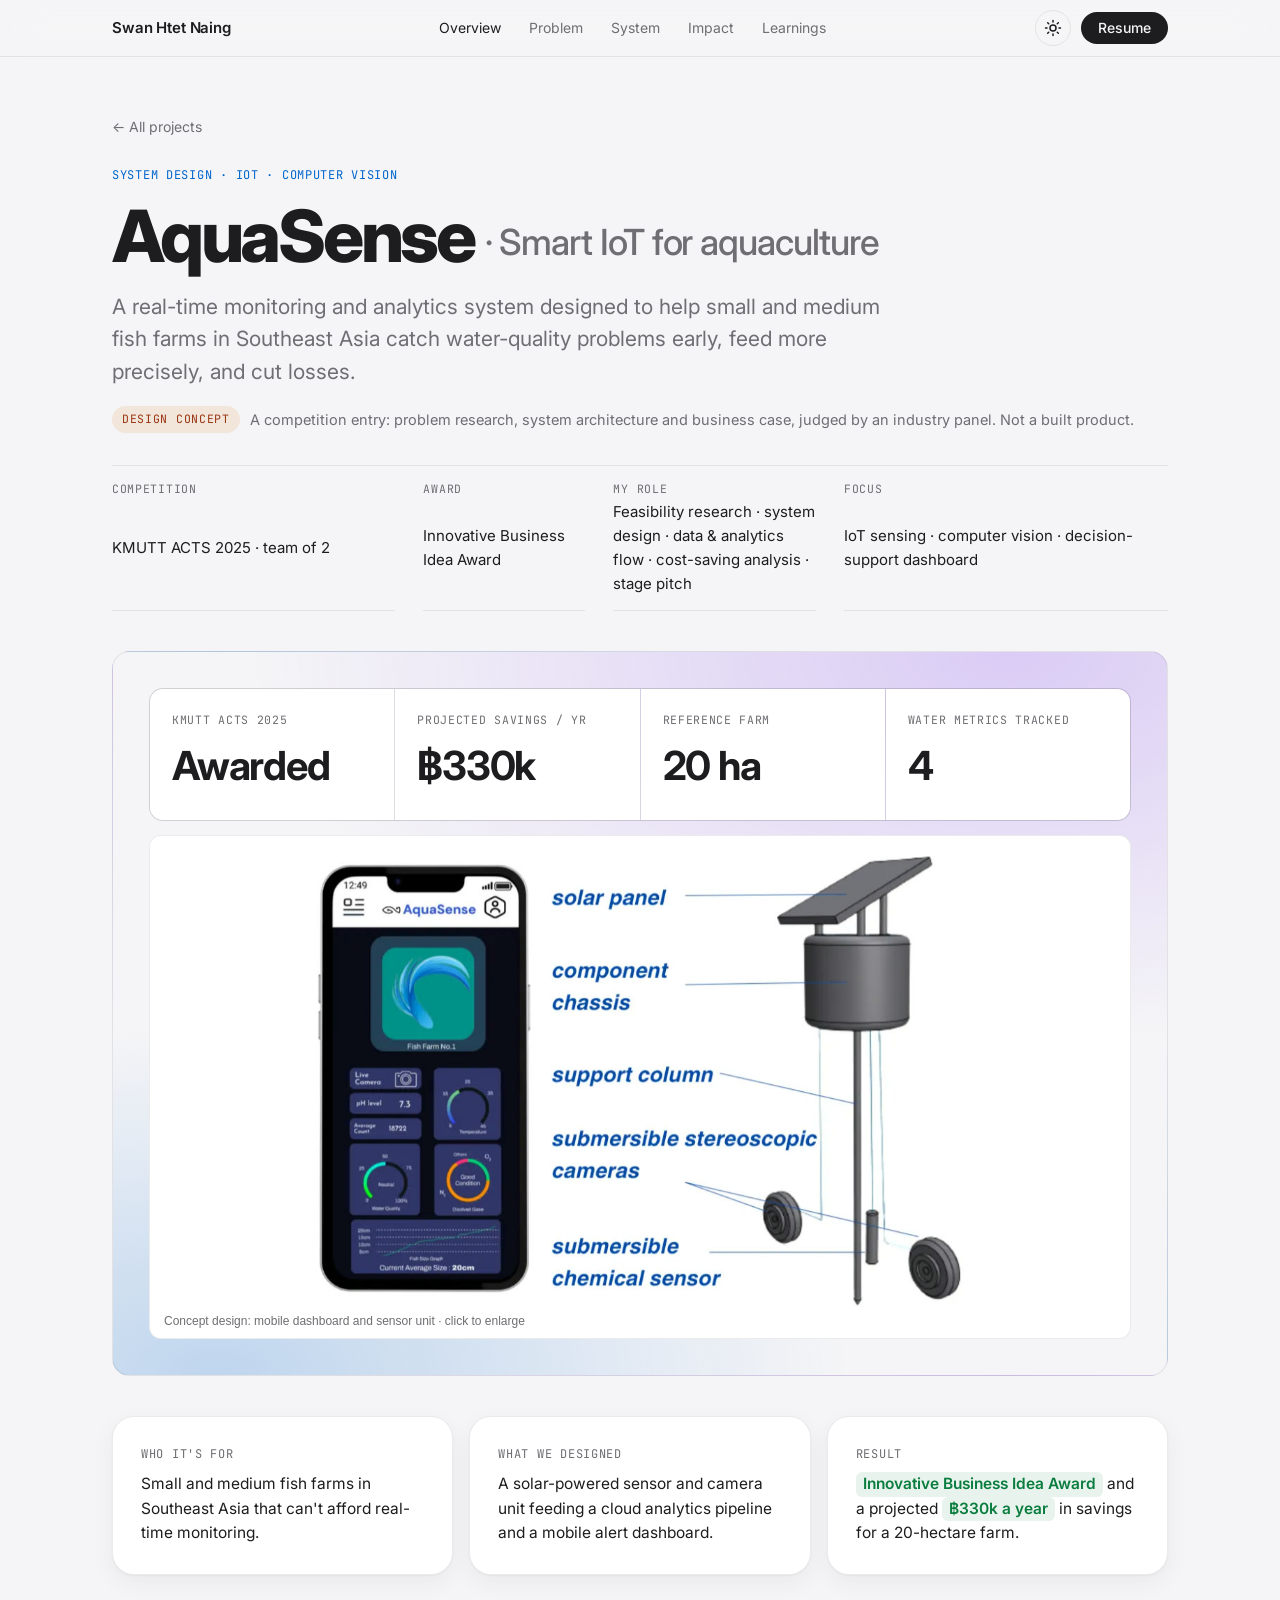
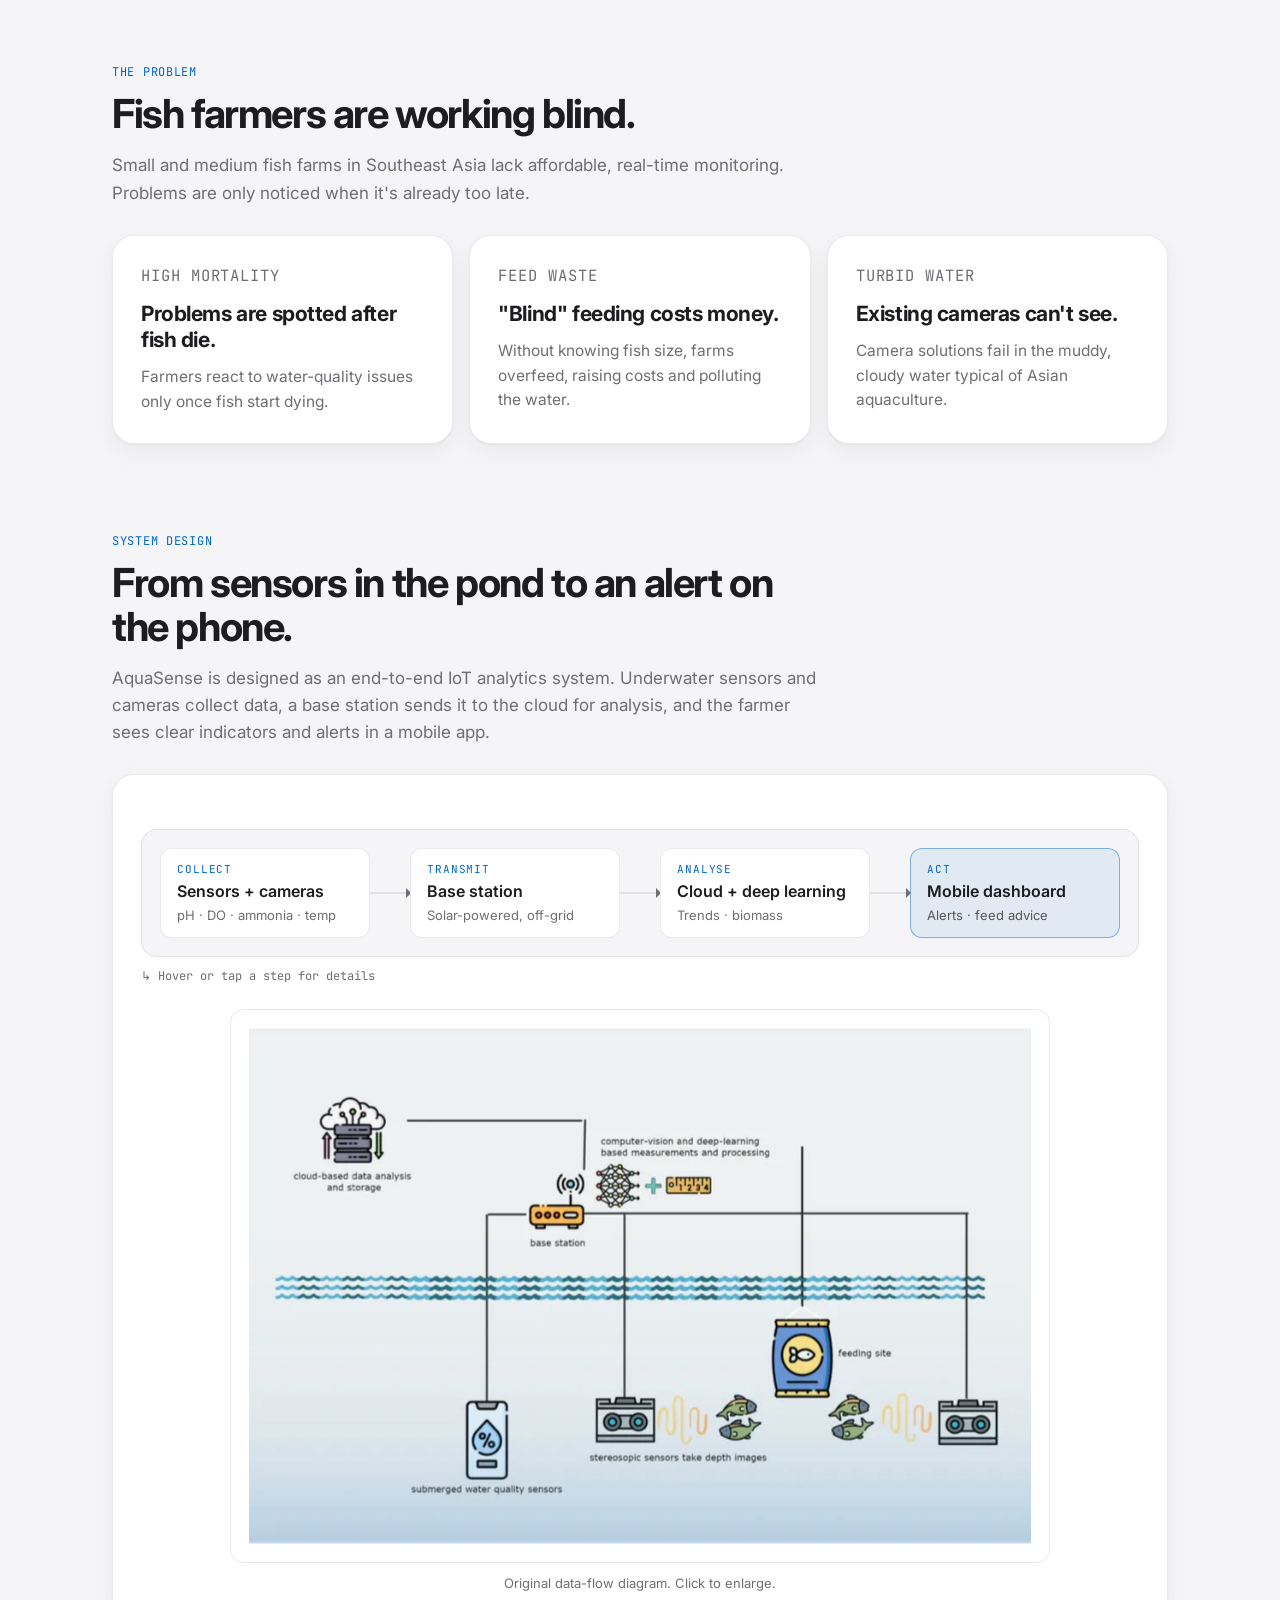
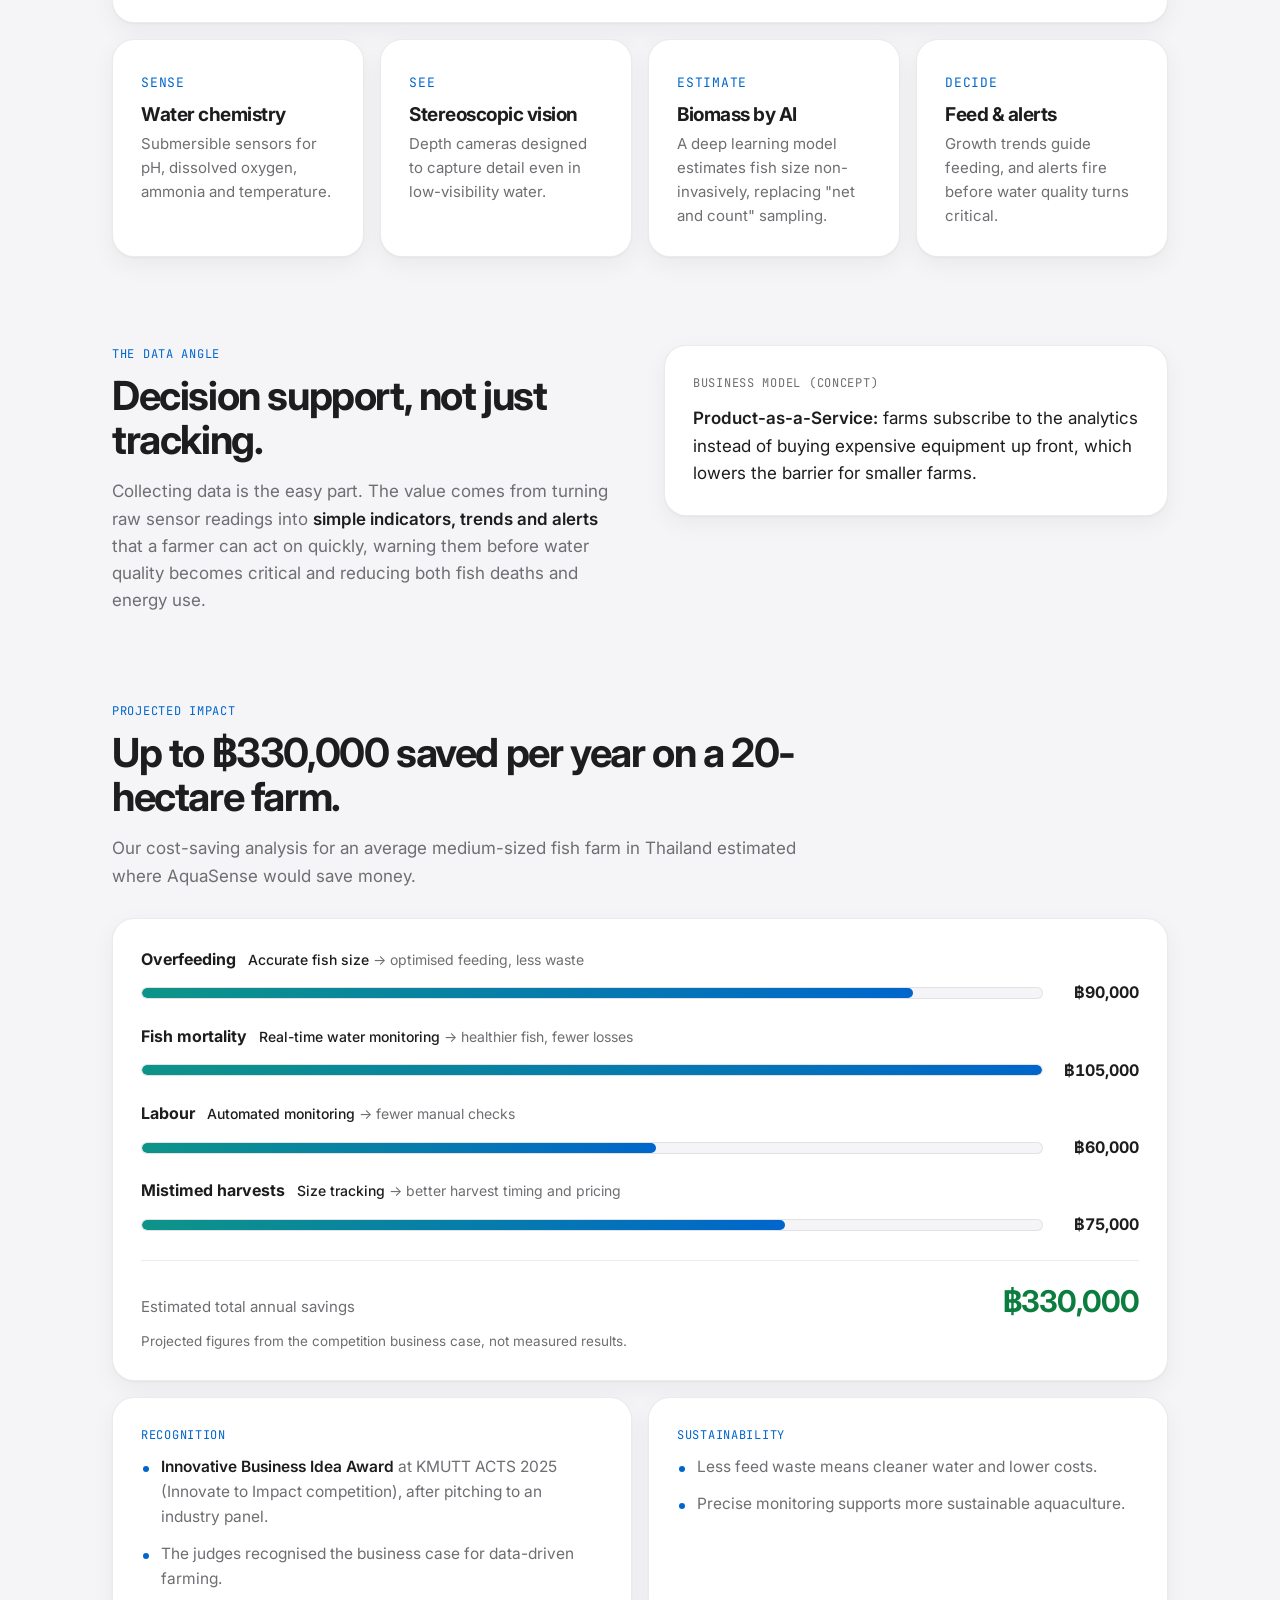
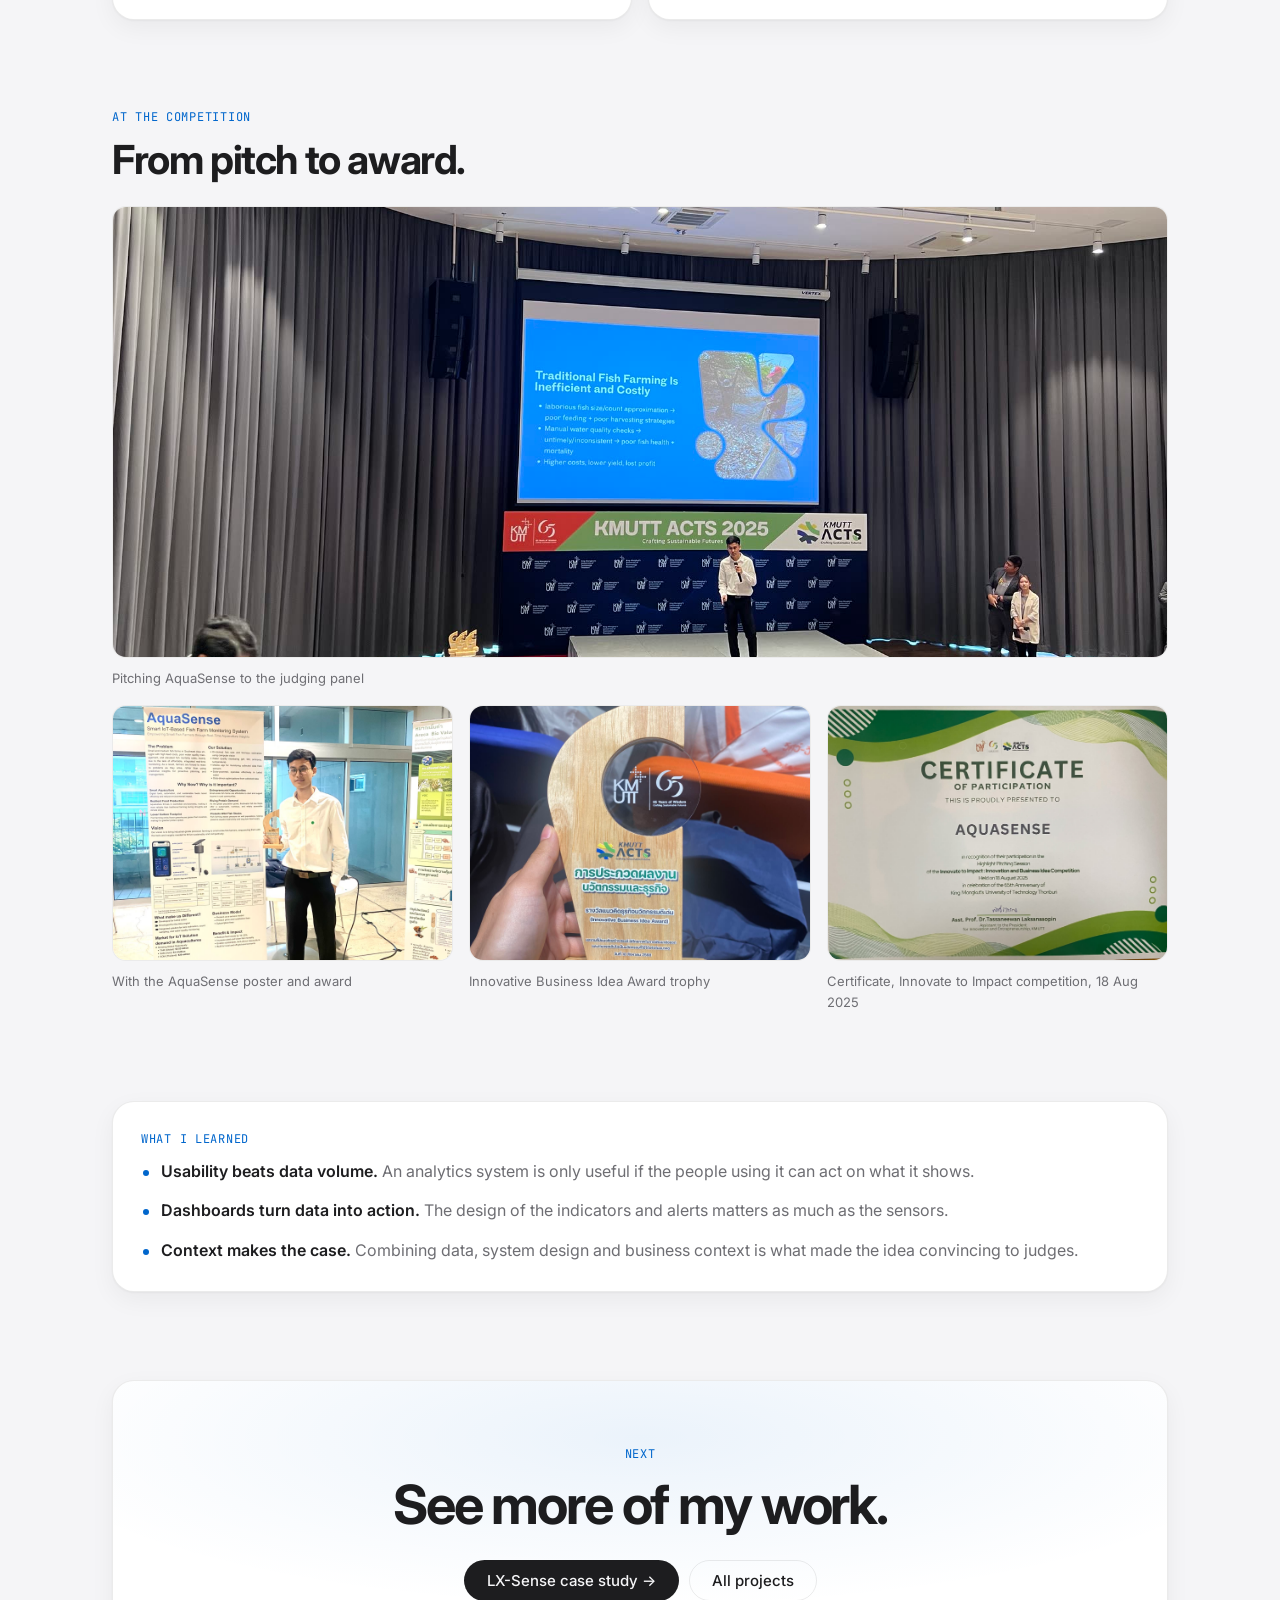
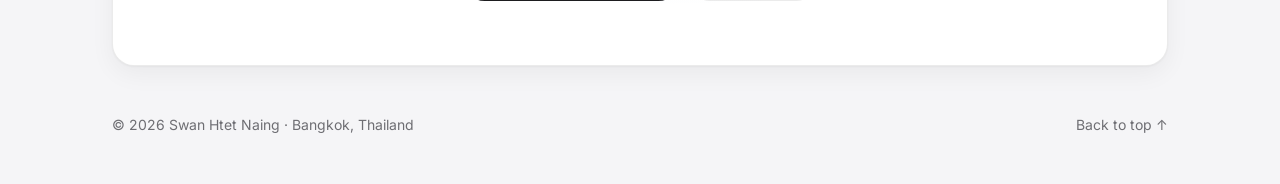
<file: projects/aquasense.html>
<!doctype html>
<html lang="en">
<head>
  <meta charset="utf-8" />
  <meta name="viewport" content="width=device-width, initial-scale=1" />
  <title>AquaSense case study — Swan Htet Naing</title>
  <meta name="description" content="Case study: AquaSense, an IoT and computer vision design for fish-farm water quality and biomass. Innovative Business Idea Award, KMUTT ACTS 2025." />
  <meta property="og:type" content="article" />
  <meta property="og:title" content="AquaSense — smart IoT for sustainable aquaculture (design concept)" />
  <meta property="og:description" content="Award-winning system design: sensors, stereoscopic cameras and a mobile dashboard for fish farms, with projected savings of up to ฿330,000 a year." />
  <meta property="og:url" content="https://shn047.github.io/projects/aquasense.html" />
  <meta property="og:site_name" content="Swan Htet Naing" />
  <meta property="og:image" content="https://shn047.github.io/assets/aquasense/device-app.jpg" />
  <meta property="og:image:alt" content="AquaSense — smart IoT for sustainable aquaculture (design concept)" />
  <meta name="twitter:card" content="summary_large_image" />
  <meta name="twitter:title" content="AquaSense — smart IoT for sustainable aquaculture (design concept)" />
  <meta name="twitter:description" content="Award-winning system design: sensors, stereoscopic cameras and a mobile dashboard for fish farms, with projected savings of up to ฿330,000 a year." />
  <meta name="twitter:image" content="https://shn047.github.io/assets/aquasense/device-app.jpg" />
  <link rel="canonical" href="https://shn047.github.io/projects/aquasense.html" />
  

  <link rel="icon" href="data:image/svg+xml,<svg xmlns='http://www.w3.org/2000/svg' viewBox='0 0 64 64'><rect width='64' height='64' rx='14' fill='%231d1d1f'/><text x='50%' y='54%' font-family='Helvetica,Arial' font-weight='700' font-size='28' fill='white' text-anchor='middle' dominant-baseline='middle'>SN</text></svg>" />
  <link rel="apple-touch-icon" href="../assets/apple-touch-icon.png" />
  <link rel="preconnect" href="https://fonts.googleapis.com" />
  <link rel="preconnect" href="https://fonts.gstatic.com" crossorigin />
  <link href="https://fonts.googleapis.com/css2?family=Inter:wght@400;500;600;700;800&family=JetBrains+Mono:wght@400;500&display=swap" rel="stylesheet" />
  <link rel="stylesheet" href="../styles.css?v=20261111q" />
  <script>
    try { var t = localStorage.getItem('theme'); document.documentElement.dataset.theme = t || 'light'; } catch (e) { document.documentElement.dataset.theme = 'light'; }
  </script>
</head>
<body>

  <header class="nav">
    <div class="nav__inner container">
      <a href="../index.html" class="nav__brand">Swan Htet Naing</a>
      <nav class="nav__links" id="navLinks" aria-label="Sections">
        <a href="#overview">Overview</a>
        <a href="#problem">Problem</a>
        <a href="#system">System</a>
        <a href="#impact">Impact</a>
        <a href="#learnings">Learnings</a>
      </nav>
      <div class="nav__actions">
        <button type="button" class="icon-btn" id="themeToggle" aria-label="Toggle dark mode">
          <svg class="i-sun" viewBox="0 0 24 24" width="18" height="18" fill="none" stroke="currentColor" stroke-width="2" stroke-linecap="round"><circle cx="12" cy="12" r="4"/><path d="M12 2v2M12 20v2M4.9 4.9l1.4 1.4M17.7 17.7l1.4 1.4M2 12h2M20 12h2M4.9 19.1l1.4-1.4M17.7 6.3l1.4-1.4"/></svg>
          <svg class="i-moon" viewBox="0 0 24 24" width="18" height="18" fill="none" stroke="currentColor" stroke-width="2" stroke-linecap="round"><path d="M21 12.8A9 9 0 1 1 11.2 3a7 7 0 0 0 9.8 9.8z"/></svg>
        </button>
        <a href="../assets/resume.pdf" class="btn btn--small" download>Resume</a>
        <button type="button" class="icon-btn nav__toggle" id="menuToggle" aria-label="Open menu" aria-expanded="false" aria-controls="navLinks">
          <span class="bars" aria-hidden="true"><span></span><span></span></span>
        </button>
      </div>
    </div>
    <div class="progress" aria-hidden="true"></div>
  </header>

  <main class="cs">

    <!-- ───────── Hero ───────── -->
    <section class="container cs-hero" id="overview">
      <a class="cs-back" href="../index.html#projects">← All projects</a>
      <p class="tag">System design · IoT · Computer Vision</p>
      <h1>AquaSense <span class="h3-sub cs-h1-sub">· Smart IoT for aquaculture</span></h1>
      <p class="cs-lead">A real-time monitoring and analytics system designed to help small and medium fish farms in Southeast Asia catch water-quality problems early, feed more precisely, and cut losses.</p>
      <p class="cs-concept"><span>Design concept</span>A competition entry: problem research, system architecture and business case, judged by an industry panel. Not a built product.</p>

      <dl class="cs-facts">
        <div><dt>Competition</dt><dd>KMUTT ACTS 2025 · team of 2</dd></div>
        <div><dt>Award</dt><dd>Innovative Business Idea Award</dd></div>
        <div><dt>My role</dt><dd>Feasibility research · system design · data &amp; analytics flow · cost-saving analysis · stage pitch</dd></div>
        <div><dt>Focus</dt><dd>IoT sensing · computer vision · decision-support dashboard</dd></div>
      </dl>
    </section>

    <!-- ───────── Scoreboard + hero visual ───────── -->
    <section class="container cs-demo">
      <div class="demo-stage">
        <div class="cs-score">
          <div class="cs-score__item"><span class="cs-score__k">KMUTT ACTS 2025</span><span class="cs-score__v">Awarded</span></div>
          <div class="cs-score__item"><span class="cs-score__k">Projected savings / yr</span><span class="cs-score__v">฿330k</span></div>
          <div class="cs-score__item"><span class="cs-score__k">Reference farm</span><span class="cs-score__v">20 ha</span></div>
          <div class="cs-score__item"><span class="cs-score__k">Water metrics tracked</span><span class="cs-score__v">4</span></div>
        </div>
        <button class="cs-score__proof cs-score__proof--img" type="button" data-image="../assets/aquasense/device-app.jpg" data-caption="AquaSense concept: mobile dashboard and the solar-powered sensor unit with submersible stereoscopic cameras and chemical sensor">
          <img src="../assets/aquasense/device-app.jpg" alt="AquaSense mobile dashboard next to a labelled sensor unit: solar panel, component chassis, support column, submersible stereoscopic cameras and chemical sensor" />
          <span>Concept design: mobile dashboard and sensor unit · click to enlarge</span>
        </button>
      </div>
    </section>

    <!-- ───────── Summary ───────── -->
    <section class="container cs-section cs-section--tight">
      <div class="cs-glance">
        <article class="card">
          <p class="label">Who it's for</p>
          <p>Small and medium fish farms in Southeast Asia that can't afford real-time monitoring.</p>
        </article>
        <article class="card">
          <p class="label">What we designed</p>
          <p>A solar-powered sensor and camera unit feeding a cloud analytics pipeline and a mobile alert dashboard.</p>
        </article>
        <article class="card">
          <p class="label">Result</p>
          <p><span class="metric">Innovative Business Idea Award</span> and a projected <span class="metric">฿330k a year</span> in savings for a 20-hectare farm.</p>
        </article>
      </div>
    </section>

    <!-- ───────── Problem ───────── -->
    <section class="container cs-section" id="problem">
      <div class="cs-prose">
        <p class="kicker">The problem</p>
        <h2>Fish farmers are working blind.</h2>
        <p>Small and medium fish farms in Southeast Asia lack affordable, real-time monitoring. Problems are only noticed when it's already too late.</p>
      </div>
      <div class="cs-problems cs-problems--3">
        <article class="card cs-problem">
          <p class="cs-problem__n">High mortality</p>
          <h3>Problems are spotted after fish die.</h3>
          <p>Farmers react to water-quality issues only once fish start dying.</p>
        </article>
        <article class="card cs-problem">
          <p class="cs-problem__n">Feed waste</p>
          <h3>"Blind" feeding costs money.</h3>
          <p>Without knowing fish size, farms overfeed, raising costs and polluting the water.</p>
        </article>
        <article class="card cs-problem">
          <p class="cs-problem__n">Turbid water</p>
          <h3>Existing cameras can't see.</h3>
          <p>Camera solutions fail in the muddy, cloudy water typical of Asian aquaculture.</p>
        </article>
      </div>
    </section>

    <!-- ───────── System ───────── -->
    <section class="container cs-section" id="system">
      <div class="cs-prose">
        <p class="kicker">System design</p>
        <h2>From sensors in the pond to an alert on the phone.</h2>
        <p>AquaSense is designed as an end-to-end IoT analytics system. Underwater sensors and cameras collect data, a base station sends it to the cloud for analysis, and the farmer sees clear indicators and alerts in a mobile app.</p>
      </div>

      <div class="card cs-arch">
        <div class="pipeline" aria-label="Sensors and cameras to base station to cloud analytics to mobile dashboard">
          <div class="node" tabindex="0"><span class="node__k">Collect</span><span class="node__v">Sensors + cameras</span><span class="node__s">pH · DO · ammonia · temp</span><span class="node__tip" role="tooltip">Submersible chemical sensors track pH, dissolved oxygen, ammonia and temperature; stereoscopic cameras capture depth images of the fish.</span></div>
          <span class="arrow" aria-hidden="true"></span>
          <div class="node" tabindex="0"><span class="node__k">Transmit</span><span class="node__v">Base station</span><span class="node__s">Solar-powered, off-grid</span><span class="node__tip" role="tooltip">Integrated solar panels let the unit run off-grid on remote farms.</span></div>
          <span class="arrow" aria-hidden="true"></span>
          <div class="node" tabindex="0"><span class="node__k">Analyse</span><span class="node__v">Cloud + deep learning</span><span class="node__s">Trends · biomass</span><span class="node__tip" role="tooltip">Aggregates readings, detects worsening trends, and uses computer vision to estimate fish size and biomass.</span></div>
          <span class="arrow" aria-hidden="true"></span>
          <div class="node node--accent" tabindex="0"><span class="node__k">Act</span><span class="node__v">Mobile dashboard</span><span class="node__s">Alerts · feed advice</span><span class="node__tip" role="tooltip">Shows water status, sends alerts before conditions turn critical, and supports feed optimisation.</span></div>
        </div>
        <p class="pipeline__hint mono muted">↳ Hover or tap a step for details</p>
        <figure class="cs-figure">
          <button class="cs-figure__img" type="button" data-image="../assets/aquasense/data-flow.jpg" data-caption="AquaSense data flow: submerged water-quality sensors and stereoscopic cameras feed a base station, with computer-vision processing and cloud-based analysis and storage">
            <img src="../assets/aquasense/data-flow.jpg" alt="Diagram of a pond with submerged water-quality sensors, stereoscopic depth cameras and a feeding site, connected to a base station and cloud-based analysis" loading="lazy" />
          </button>
          <figcaption>Original data-flow diagram. Click to enlarge.</figcaption>
        </figure>
      </div>

      <ol class="cs-steps cs-steps--4">
        <li class="card"><span class="cs-steps__n">Sense</span><h3>Water chemistry</h3><p>Submersible sensors for pH, dissolved oxygen, ammonia and temperature.</p></li>
        <li class="card"><span class="cs-steps__n">See</span><h3>Stereoscopic vision</h3><p>Depth cameras designed to capture detail even in low-visibility water.</p></li>
        <li class="card"><span class="cs-steps__n">Estimate</span><h3>Biomass by AI</h3><p>A deep learning model estimates fish size non-invasively, replacing "net and count" sampling.</p></li>
        <li class="card"><span class="cs-steps__n">Decide</span><h3>Feed &amp; alerts</h3><p>Growth trends guide feeding, and alerts fire before water quality turns critical.</p></li>
      </ol>
    </section>

    <!-- ───────── Data angle ───────── -->
    <section class="container cs-section">
      <div class="cs-split">
        <div class="cs-prose">
          <p class="kicker">The data angle</p>
          <h2>Decision support, not just tracking.</h2>
          <p>Collecting data is the easy part. The value comes from turning raw sensor readings into <strong>simple indicators, trends and alerts</strong> that a farmer can act on quickly, warning them before water quality becomes critical and reducing both fish deaths and energy use.</p>
        </div>
        <div class="card cs-checks">
          <p class="label">Business model (concept)</p>
          <p><strong>Product-as-a-Service:</strong> farms subscribe to the analytics instead of buying expensive equipment up front, which lowers the barrier for smaller farms.</p>
        </div>
      </div>
    </section>

    <!-- ───────── Impact ───────── -->
    <section class="container cs-section" id="impact">
      <div class="cs-prose">
        <p class="kicker">Projected impact</p>
        <h2>Up to ฿330,000 saved per year on a 20-hectare farm.</h2>
        <p>Our cost-saving analysis for an average medium-sized fish farm in Thailand estimated where AquaSense would save money.</p>
      </div>
      <div class="card cs-save">
        <ul>
            <li>
              <div class="cs-save__label"><b>Overfeeding</b><span><strong>Accurate fish size</strong> → optimised feeding, less waste</span></div>
              <div class="cs-save__bar"><i style="width:85.7%"></i></div>
              <b class="cs-save__v">฿90,000</b>
            </li>
            <li>
              <div class="cs-save__label"><b>Fish mortality</b><span><strong>Real-time water monitoring</strong> → healthier fish, fewer losses</span></div>
              <div class="cs-save__bar"><i style="width:100.0%"></i></div>
              <b class="cs-save__v">฿105,000</b>
            </li>
            <li>
              <div class="cs-save__label"><b>Labour</b><span><strong>Automated monitoring</strong> → fewer manual checks</span></div>
              <div class="cs-save__bar"><i style="width:57.1%"></i></div>
              <b class="cs-save__v">฿60,000</b>
            </li>
            <li>
              <div class="cs-save__label"><b>Mistimed harvests</b><span><strong>Size tracking</strong> → better harvest timing and pricing</span></div>
              <div class="cs-save__bar"><i style="width:71.4%"></i></div>
              <b class="cs-save__v">฿75,000</b>
            </li>
        </ul>
        <div class="cs-save__total"><span>Estimated total annual savings</span><b>฿330,000</b></div>
        <p class="cs-note">Projected figures from the competition business case, not measured results.</p>
      </div>
      <div class="cs-two cs-two--tight">
        <article class="card">
          <p class="kicker">Recognition</p>
          <ul class="bullets">
            <li><strong>Innovative Business Idea Award</strong> at KMUTT ACTS 2025 (Innovate to Impact competition), after pitching to an industry panel.</li>
            <li>The judges recognised the business case for data-driven farming.</li>
          </ul>
        </article>
        <article class="card">
          <p class="kicker">Sustainability</p>
          <ul class="bullets">
            <li>Less feed waste means cleaner water and lower costs.</li>
            <li>Precise monitoring supports more sustainable aquaculture.</li>
          </ul>
        </article>
      </div>
    </section>

    <!-- ───────── At the competition ───────── -->
    <section class="container cs-section" id="recognition">
      <div class="cs-prose">
        <p class="kicker">At the competition</p>
        <h2>From pitch to award.</h2>
      </div>
      <div class="gal">
        <figure class="cs-figure gal__item gal__item--wide">
          <button class="cs-figure__img" type="button" data-image="../assets/awards/acts-pitch.jpg" data-caption="Pitching AquaSense to the judging panel">
            <img src="../assets/awards/acts-pitch.jpg" alt="Pitching AquaSense to the judging panel" loading="lazy" style="object-position: center 60%" />
          </button>
          <figcaption>Pitching AquaSense to the judging panel</figcaption>
        </figure>
        <figure class="cs-figure gal__item">
          <button class="cs-figure__img" type="button" data-image="../assets/awards/acts-poster.jpg" data-caption="With the AquaSense poster and award">
            <img src="../assets/awards/acts-poster.jpg" alt="With the AquaSense poster and award" loading="lazy" />
          </button>
          <figcaption>With the AquaSense poster and award</figcaption>
        </figure>
        <figure class="cs-figure gal__item">
          <button class="cs-figure__img" type="button" data-image="../assets/awards/acts-trophy.jpg" data-caption="Innovative Business Idea Award trophy">
            <img src="../assets/awards/acts-trophy.jpg" alt="Innovative Business Idea Award trophy" loading="lazy" />
          </button>
          <figcaption>Innovative Business Idea Award trophy</figcaption>
        </figure>
        <figure class="cs-figure gal__item">
          <button class="cs-figure__img" type="button" data-image="../assets/awards/acts-certificate.jpg" data-caption="Certificate, Innovate to Impact competition, 18 Aug 2025">
            <img src="../assets/awards/acts-certificate.jpg" alt="Certificate, Innovate to Impact competition, 18 Aug 2025" loading="lazy" />
          </button>
          <figcaption>Certificate, Innovate to Impact competition, 18 Aug 2025</figcaption>
        </figure>
      </div>
    </section>

    <!-- ───────── Learnings ───────── -->
    <section class="container cs-section" id="learnings">
      <div class="card">
        <p class="kicker">What I learned</p>
        <ul class="bullets cs-learn">
          <li><strong>Usability beats data volume.</strong> An analytics system is only useful if the people using it can act on what it shows.</li>
          <li><strong>Dashboards turn data into action.</strong> The design of the indicators and alerts matters as much as the sensors.</li>
          <li><strong>Context makes the case.</strong> Combining data, system design and business context is what made the idea convincing to judges.</li>
        </ul>
      </div>
    </section>

    <!-- ───────── Footer CTA ───────── -->
    <section class="container cs-section">
      <div class="contact card cs-next">
        <p class="kicker">Next</p>
        <h2>See more of my work.</h2>
        <div class="cta cta--center">
          <a href="lx-sense.html" class="btn">LX-Sense case study →</a>
          <a href="../index.html#projects" class="btn btn--ghost">All projects</a>
        </div>
      </div>
    </section>

  </main>

  <footer class="footer container">
    <p>© <span id="year">2026</span> Swan Htet Naing · Bangkok, Thailand</p>
    <a href="#overview">Back to top ↑</a>
  </footer>

  <dialog class="video-modal" id="videoModal" aria-label="Demo video">
    <div class="video-modal__inner">
      <button class="icon-btn video-modal__close" type="button" aria-label="Close video">✕</button>
      <video controls playsinline preload="none"></video>
      <p class="video-modal__caption muted"></p>
    </div>
  </dialog>
  <dialog class="video-modal image-modal" id="imageModal" aria-label="Image">
    <div class="video-modal__inner">
      <button class="icon-btn video-modal__close" type="button" aria-label="Close">✕</button>
      <img alt="" />
      <p class="video-modal__caption muted"></p>
    </div>
  </dialog>

  <script src="../script.js?v=20261111a"></script>
</body>
</html>
</file>
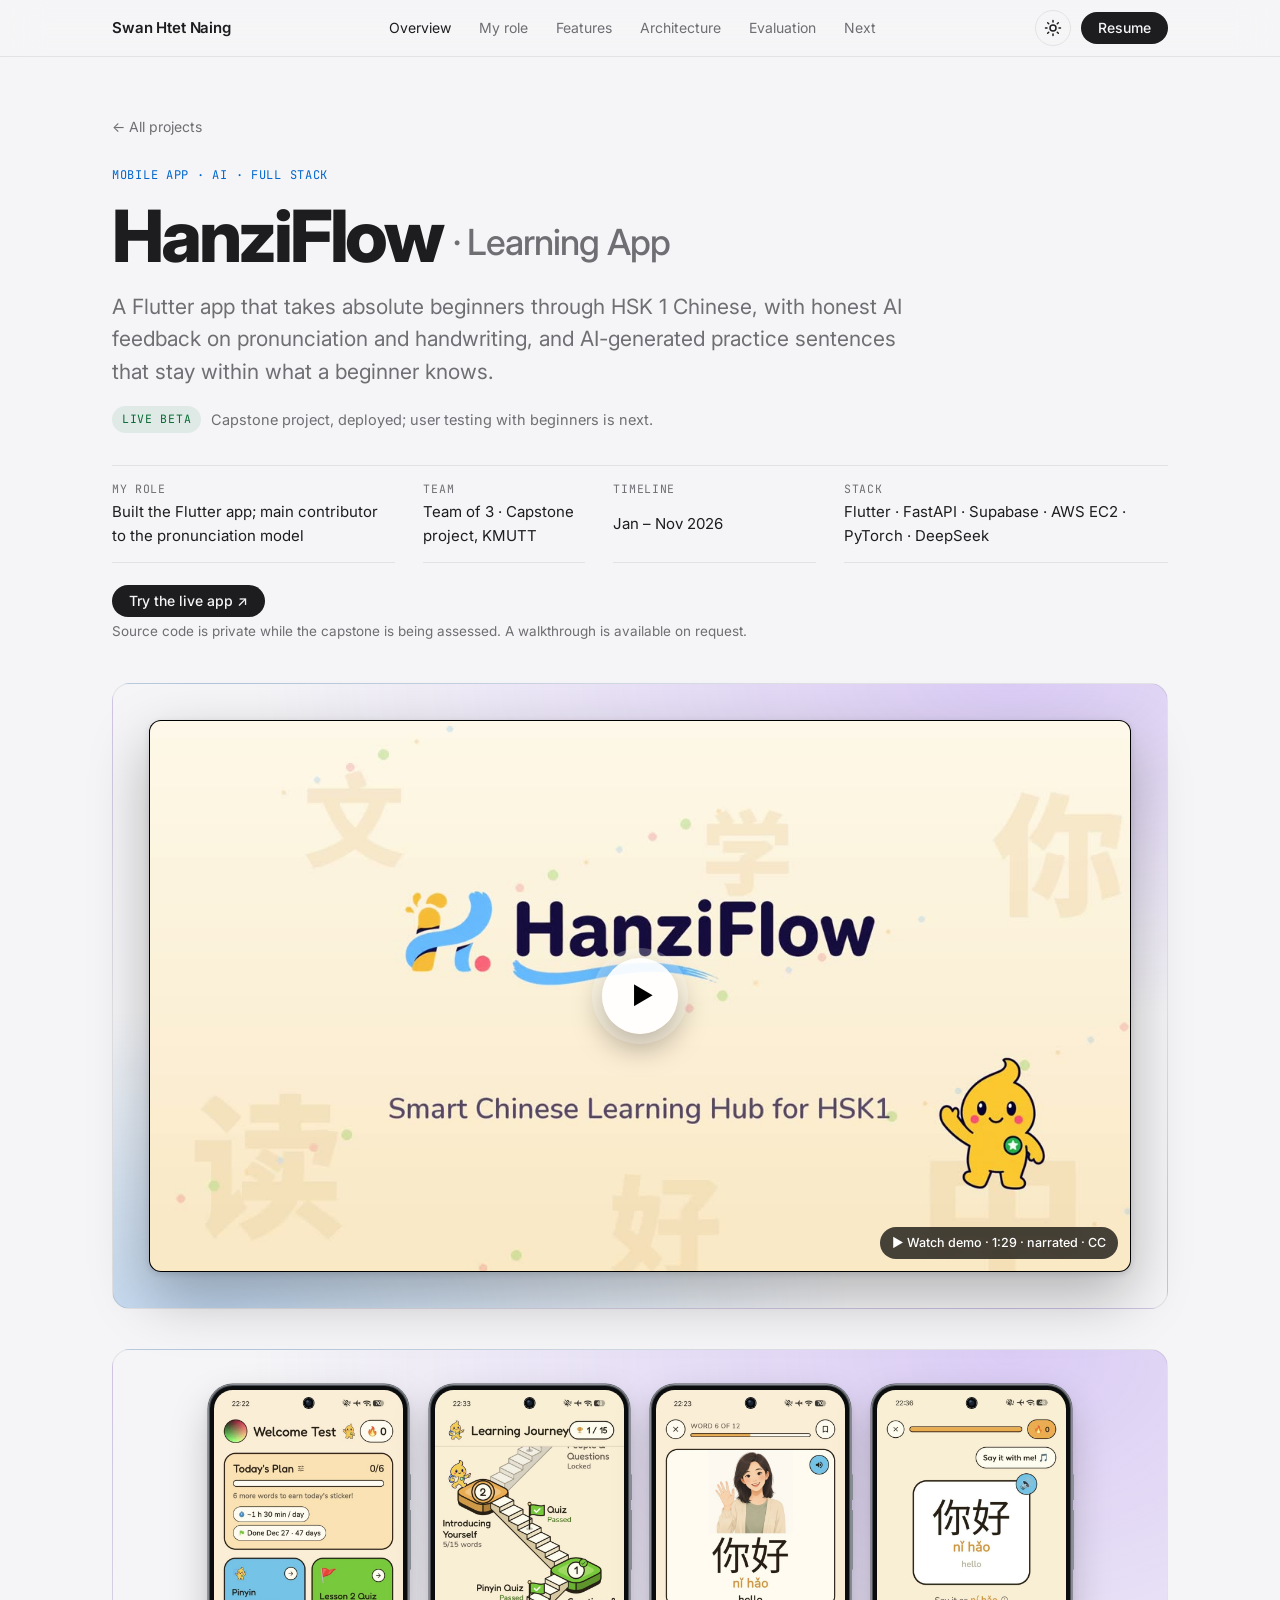
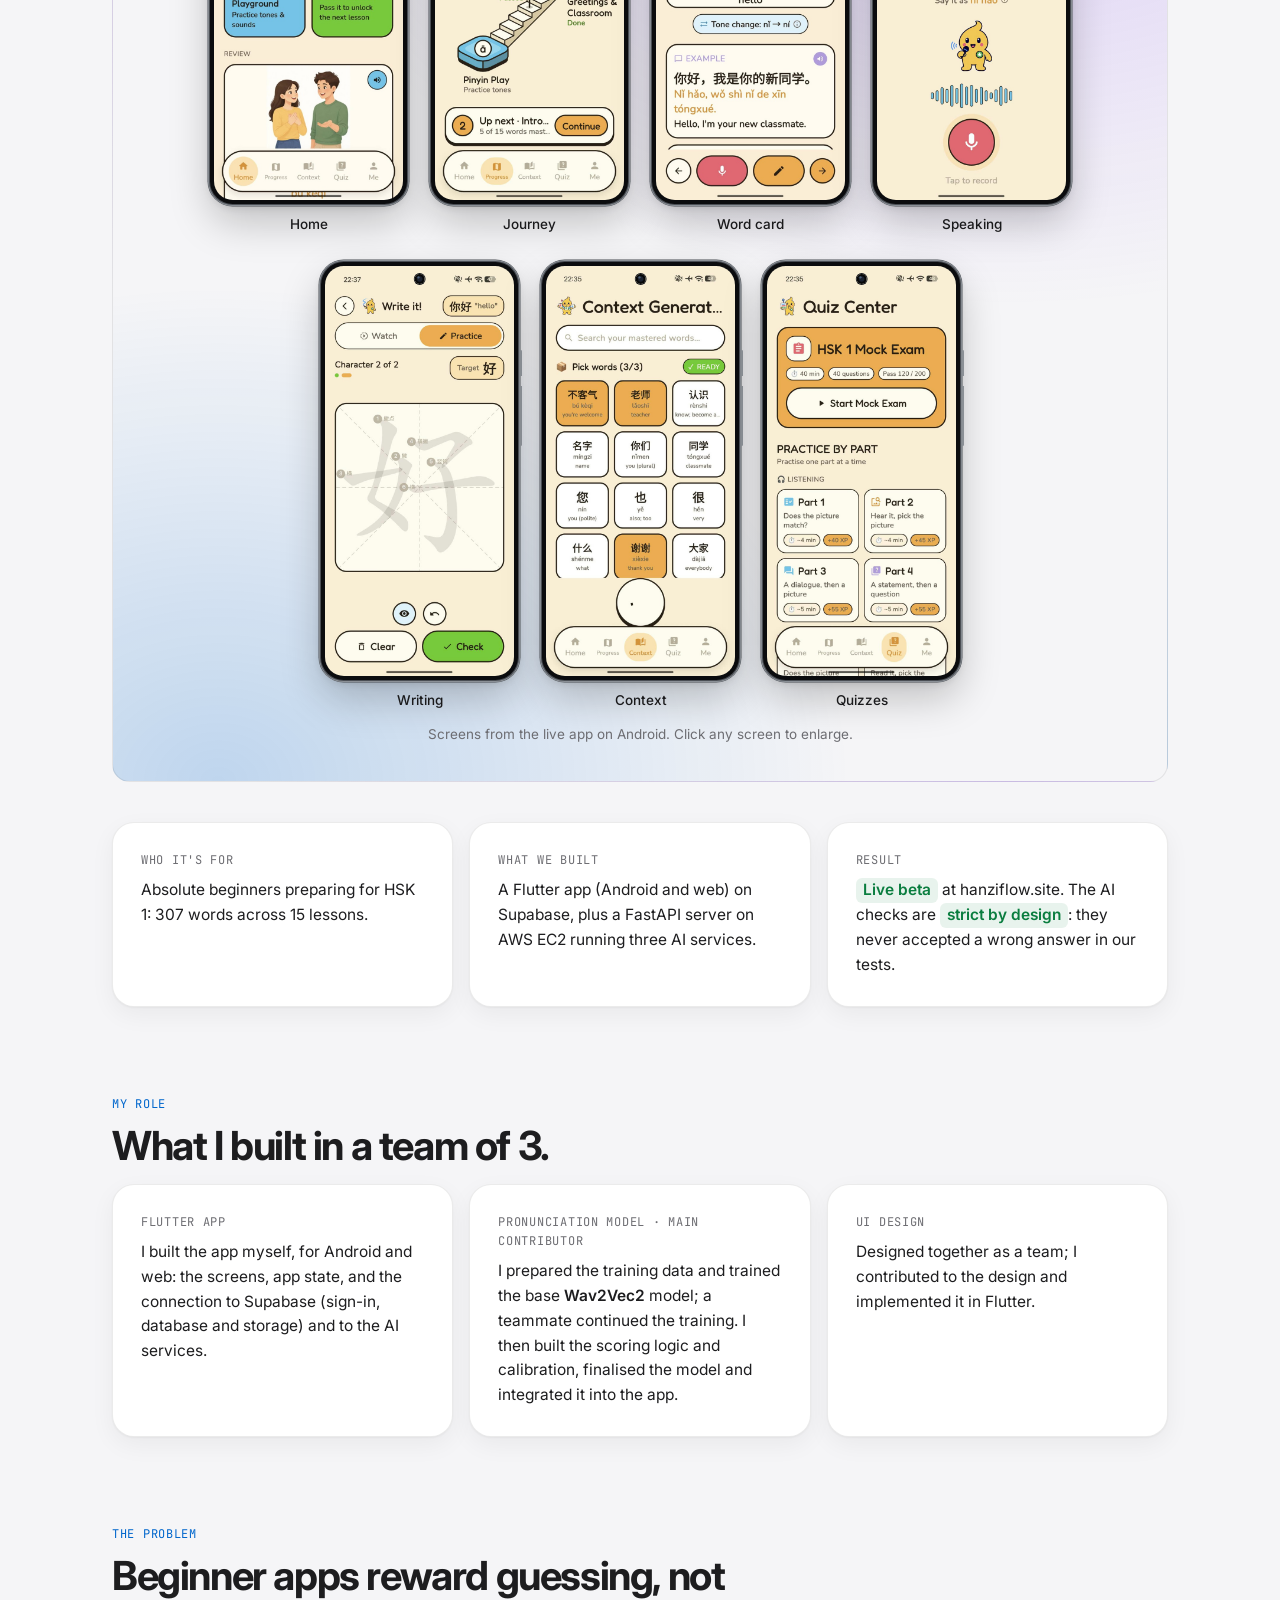
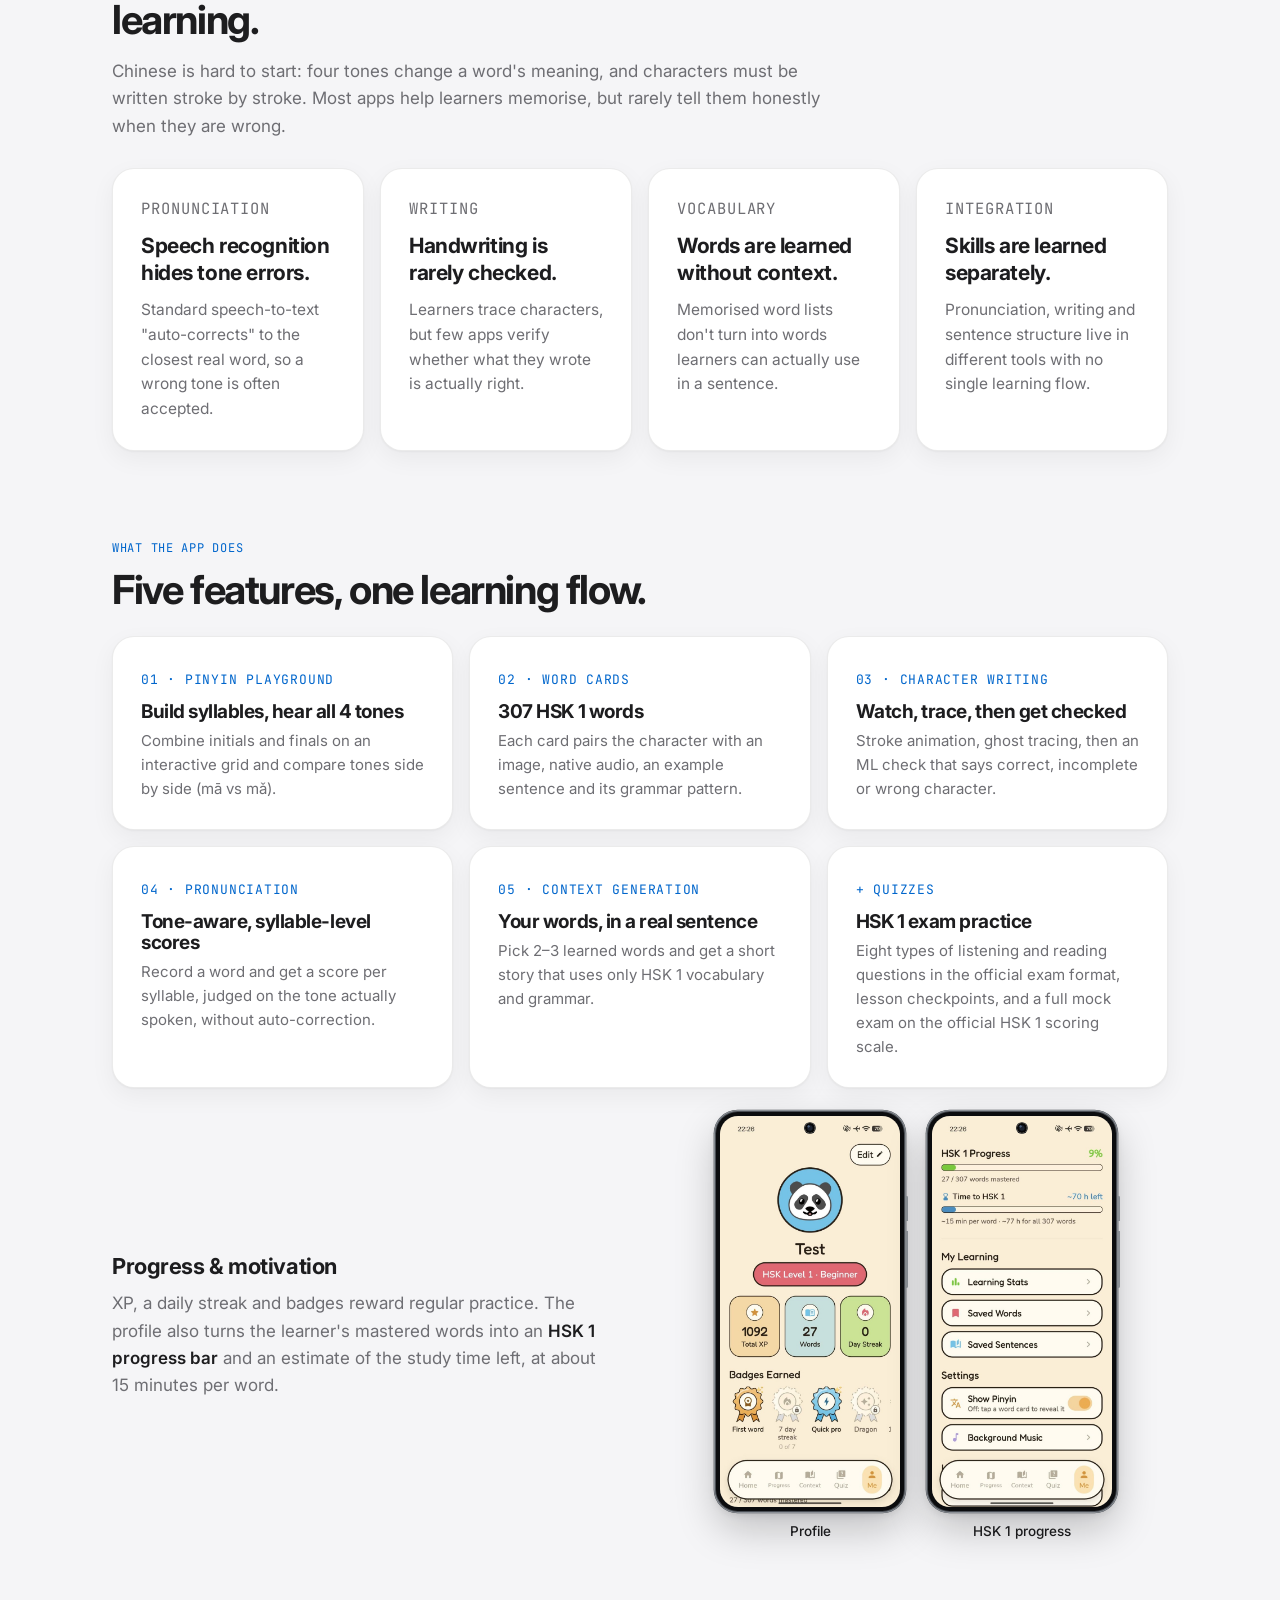
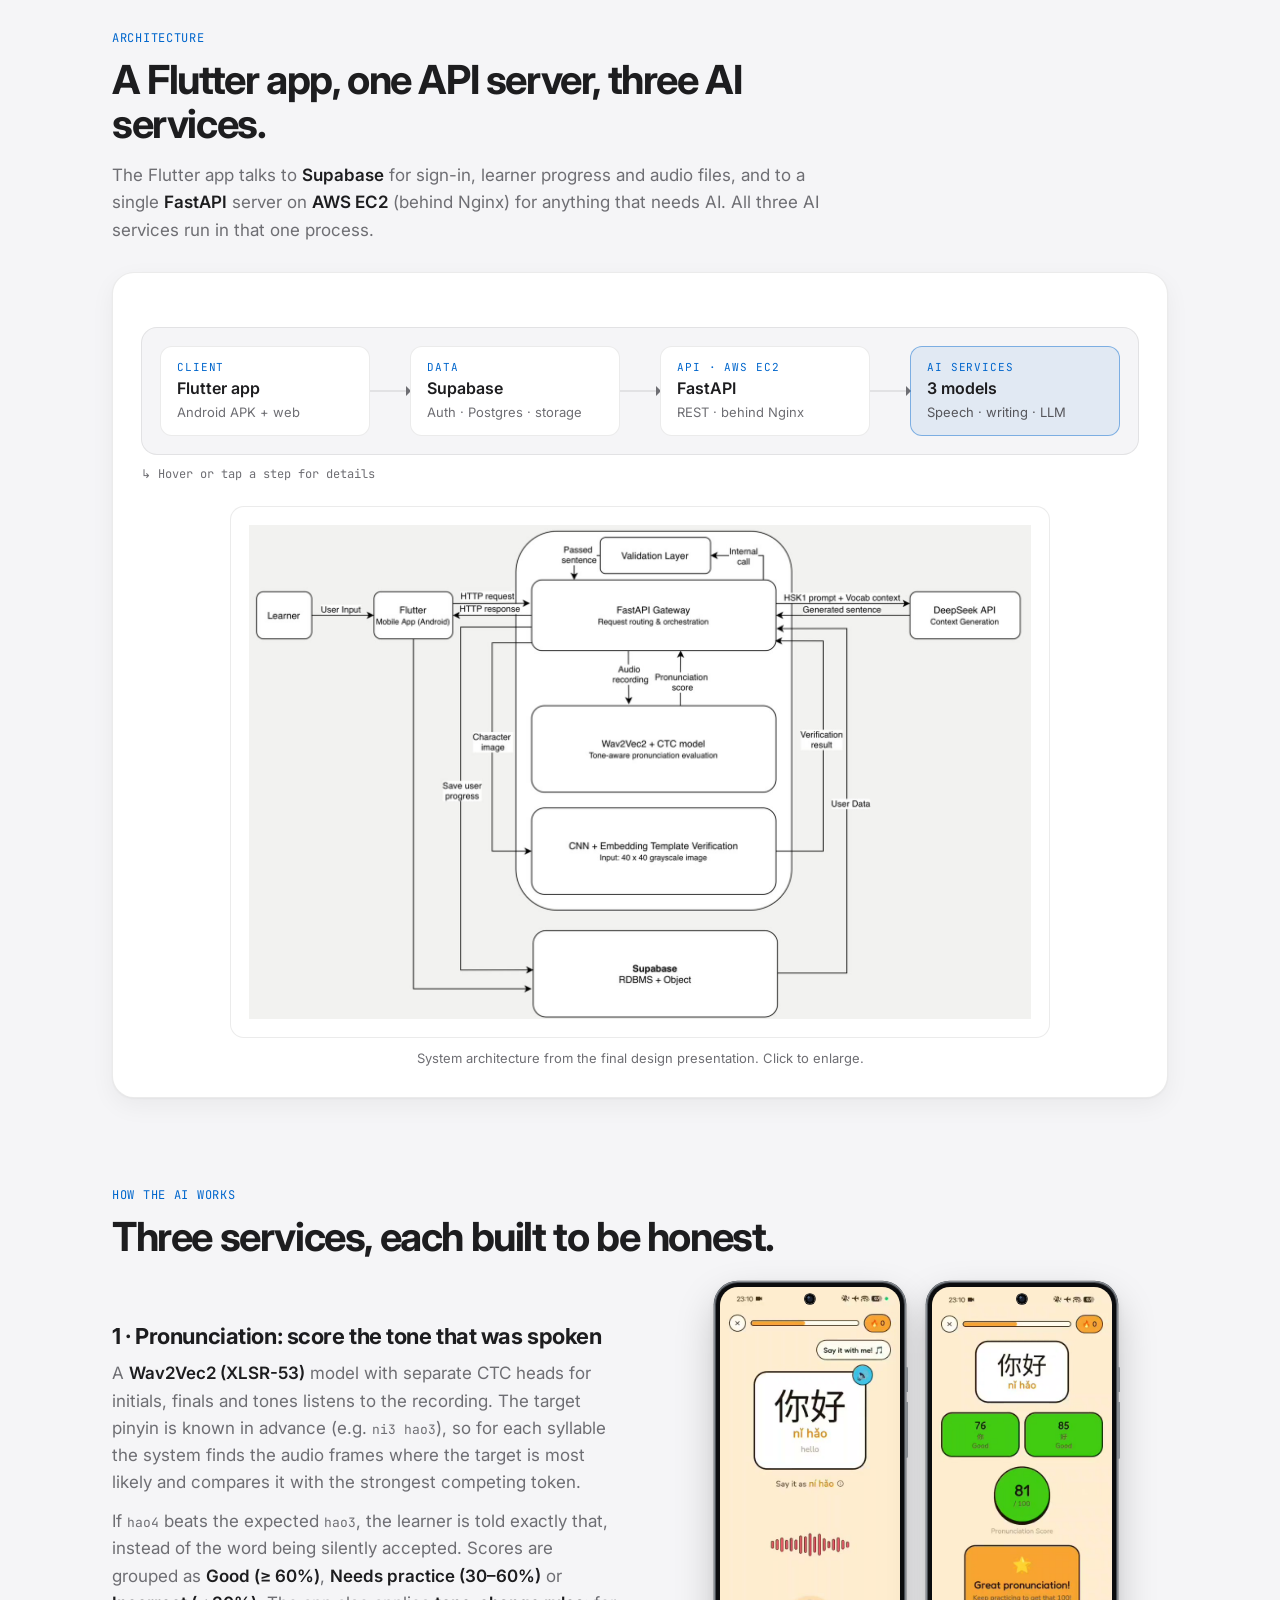
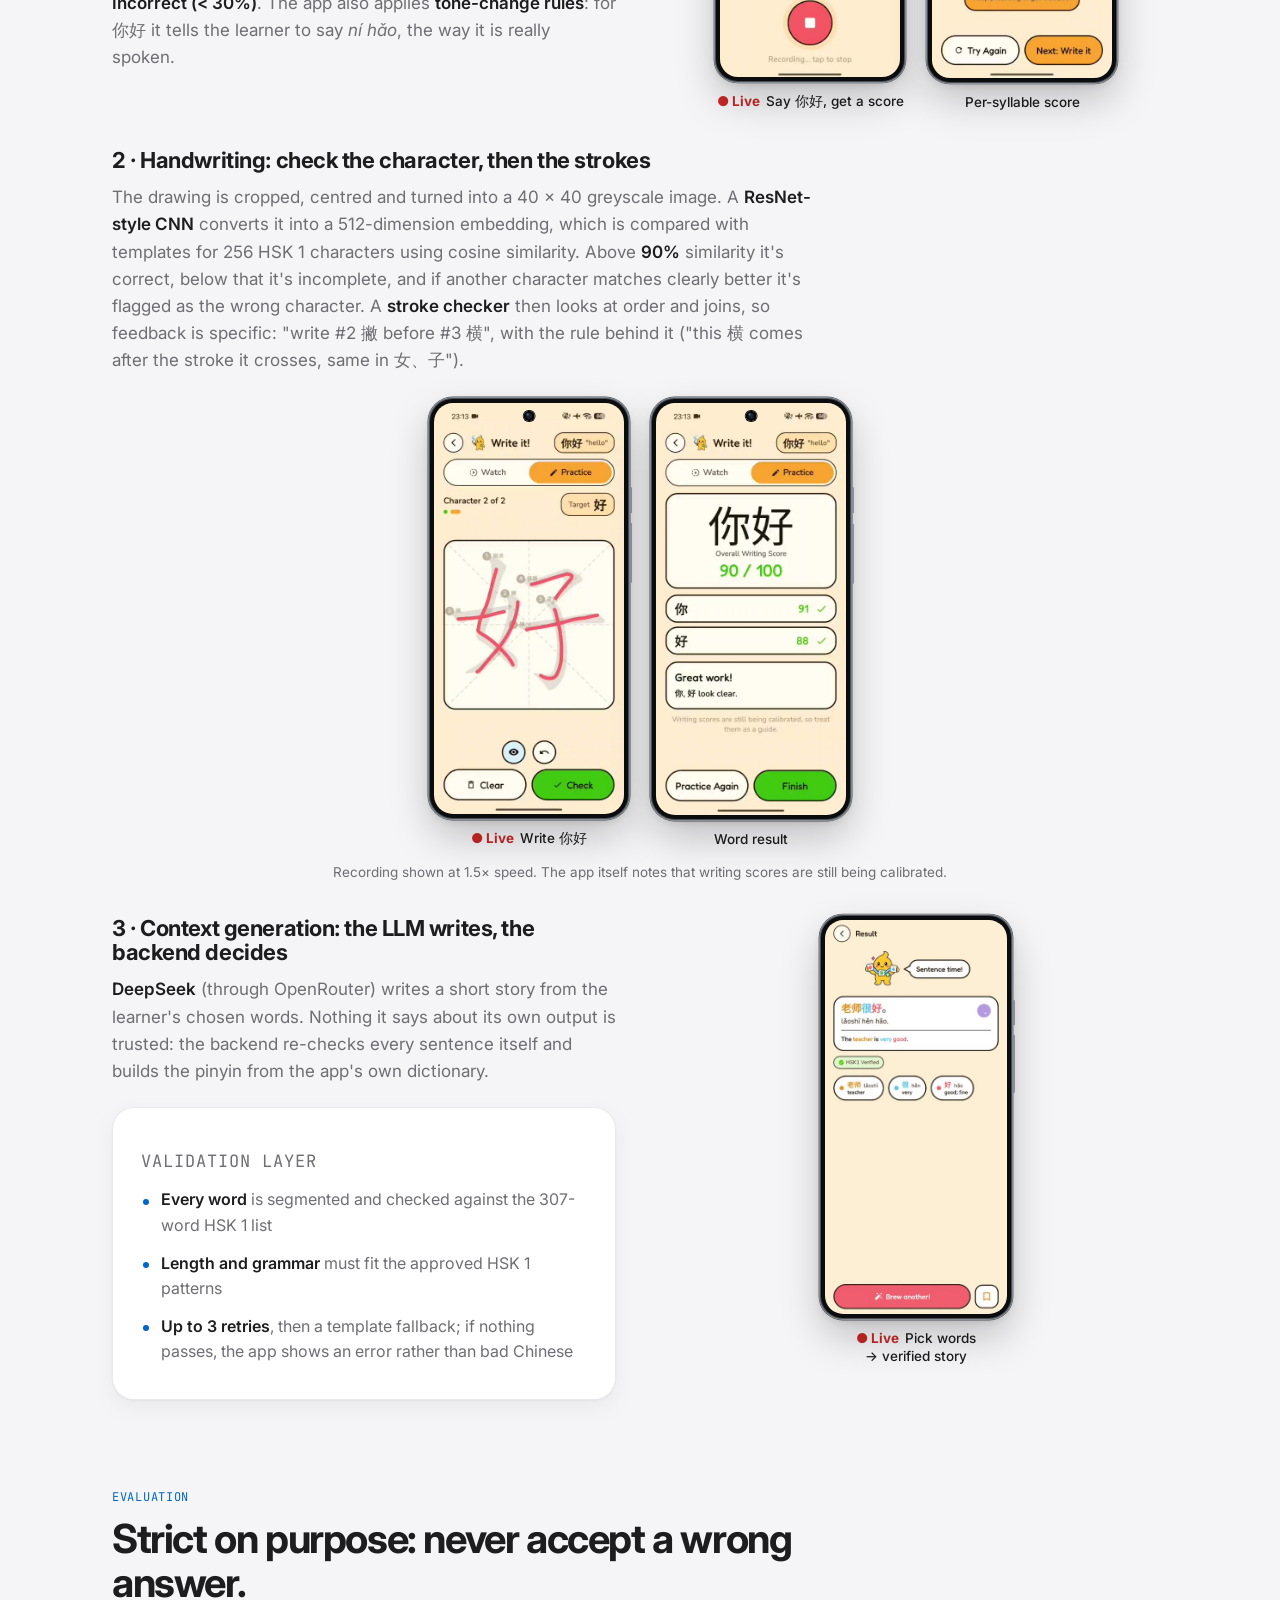
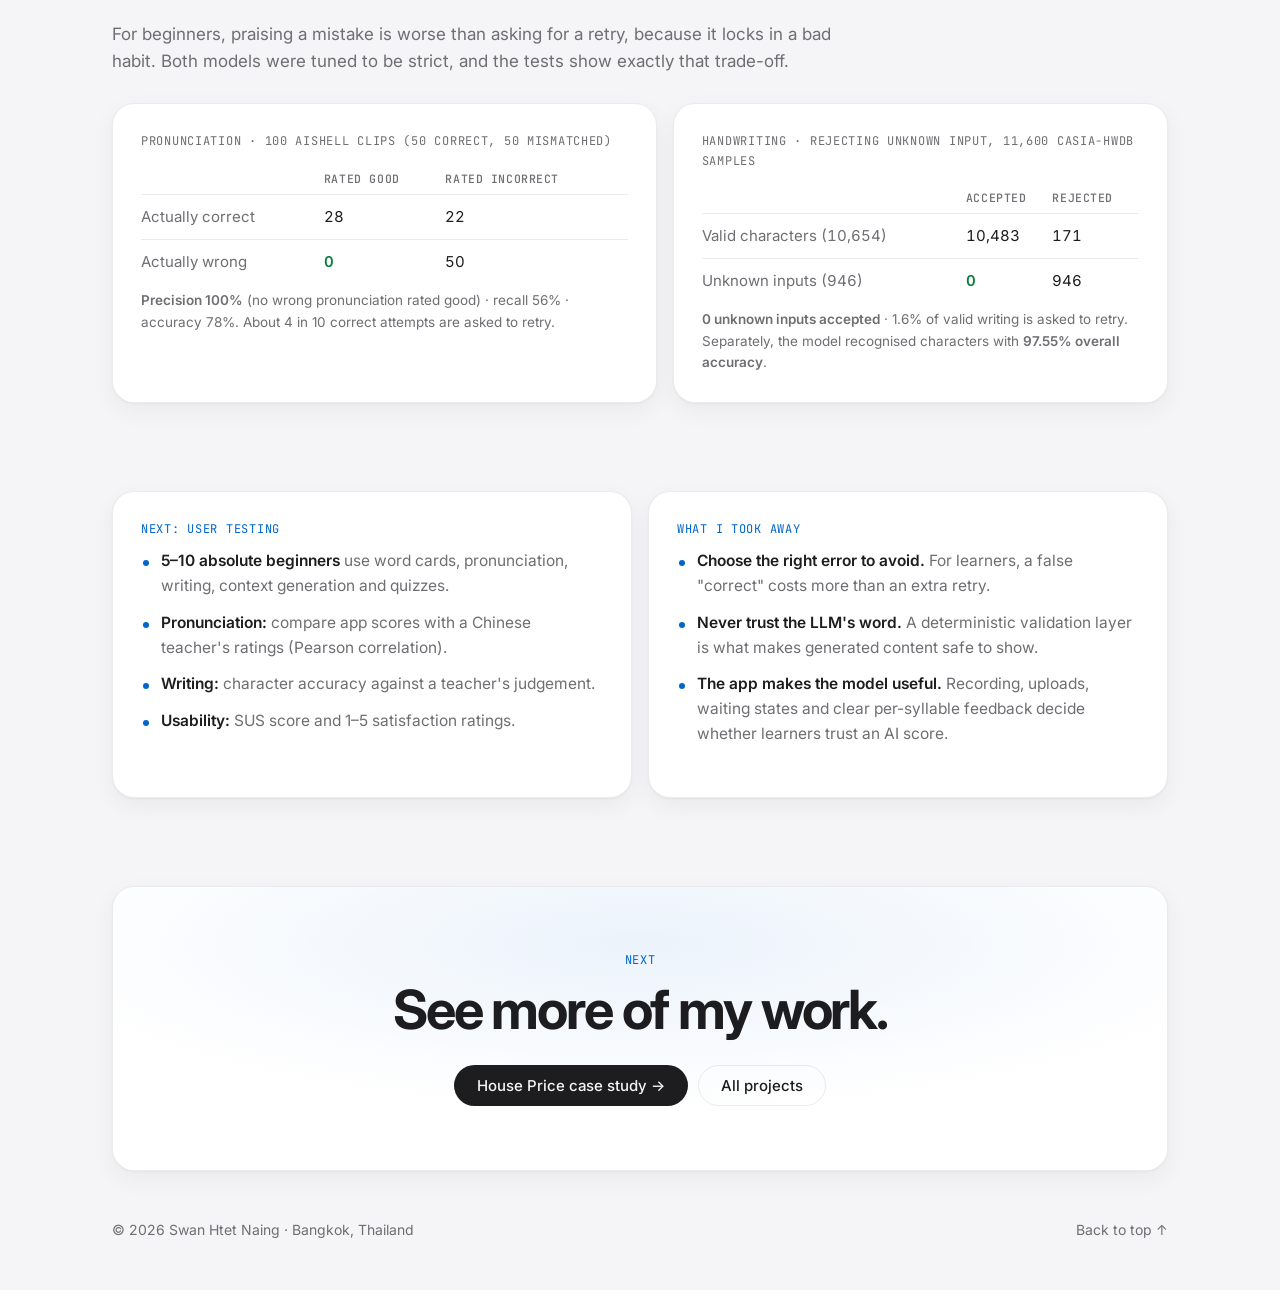
<file: projects/hanziflow-app.html>
<!doctype html>
<html lang="en">
<head>
  <meta charset="utf-8" />
  <meta name="viewport" content="width=device-width, initial-scale=1" />
  <title>HanziFlow Learning App case study — Swan Htet Naing</title>
  <meta name="description" content="Case study: HanziFlow, a Flutter app for HSK 1 Chinese with AI feedback on pronunciation and handwriting. Capstone project at KMUTT, live in beta." />
  <meta property="og:type" content="article" />
  <meta property="og:title" content="HanziFlow Learning App — capstone case study" />
  <meta property="og:description" content="A Flutter + FastAPI + Supabase app that gives HSK 1 learners honest AI feedback on pronunciation and handwriting." />
  <meta property="og:url" content="https://shn047.github.io/projects/hanziflow-app.html" />
  <meta property="og:site_name" content="Swan Htet Naing" />
  <meta property="og:image" content="https://shn047.github.io/assets/hanziflow-app/screens-real.jpg" />
  <meta property="og:image:alt" content="HanziFlow Learning App — capstone case study" />
  <meta name="twitter:card" content="summary_large_image" />
  <meta name="twitter:title" content="HanziFlow Learning App — capstone case study" />
  <meta name="twitter:description" content="A Flutter + FastAPI + Supabase app that gives HSK 1 learners honest AI feedback on pronunciation and handwriting." />
  <meta name="twitter:image" content="https://shn047.github.io/assets/hanziflow-app/screens-real.jpg" />
  <link rel="canonical" href="https://shn047.github.io/projects/hanziflow-app.html" />

  <link rel="icon" href="data:image/svg+xml,<svg xmlns='http://www.w3.org/2000/svg' viewBox='0 0 64 64'><rect width='64' height='64' rx='14' fill='%231d1d1f'/><text x='50%' y='54%' font-family='Helvetica,Arial' font-weight='700' font-size='28' fill='white' text-anchor='middle' dominant-baseline='middle'>SN</text></svg>" />
  <link rel="apple-touch-icon" href="../assets/apple-touch-icon.png" />
  <link rel="preconnect" href="https://fonts.googleapis.com" />
  <link rel="preconnect" href="https://fonts.gstatic.com" crossorigin />
  <link href="https://fonts.googleapis.com/css2?family=Inter:wght@400;500;600;700;800&family=JetBrains+Mono:wght@400;500&display=swap" rel="stylesheet" />
  <link rel="stylesheet" href="../styles.css?v=20261111q" />
  <script>
    try { var t = localStorage.getItem('theme'); document.documentElement.dataset.theme = t || 'light'; } catch (e) { document.documentElement.dataset.theme = 'light'; }
  </script>
</head>
<body>

  <header class="nav">
    <div class="nav__inner container">
      <a href="../index.html" class="nav__brand">Swan Htet Naing</a>
      <nav class="nav__links" id="navLinks" aria-label="Sections">
        <a href="#overview">Overview</a>
        <a href="#role">My role</a>
        <a href="#features">Features</a>
        <a href="#architecture">Architecture</a>
        <a href="#evaluation">Evaluation</a>
        <a href="#next">Next</a>
      </nav>
      <div class="nav__actions">
        <button type="button" class="icon-btn" id="themeToggle" aria-label="Toggle dark mode">
          <svg class="i-sun" viewBox="0 0 24 24" width="18" height="18" fill="none" stroke="currentColor" stroke-width="2" stroke-linecap="round"><circle cx="12" cy="12" r="4"/><path d="M12 2v2M12 20v2M4.9 4.9l1.4 1.4M17.7 17.7l1.4 1.4M2 12h2M20 12h2M4.9 19.1l1.4-1.4M17.7 6.3l1.4-1.4"/></svg>
          <svg class="i-moon" viewBox="0 0 24 24" width="18" height="18" fill="none" stroke="currentColor" stroke-width="2" stroke-linecap="round"><path d="M21 12.8A9 9 0 1 1 11.2 3a7 7 0 0 0 9.8 9.8z"/></svg>
        </button>
        <a href="../assets/resume.pdf" class="btn btn--small" download>Resume</a>
        <button type="button" class="icon-btn nav__toggle" id="menuToggle" aria-label="Open menu" aria-expanded="false" aria-controls="navLinks">
          <span class="bars" aria-hidden="true"><span></span><span></span></span>
        </button>
      </div>
    </div>
    <div class="progress" aria-hidden="true"></div>
  </header>

  <main class="cs">

    <!-- ───────── Hero ───────── -->
    <section class="container cs-hero" id="overview">
      <a class="cs-back" href="../index.html#projects">← All projects</a>
      <p class="tag">Mobile app · AI · Full stack</p>
      <h1>HanziFlow <span class="h3-sub cs-h1-sub">· Learning App</span></h1>
      <p class="cs-lead">A Flutter app that takes absolute beginners through HSK 1 Chinese, with honest AI feedback on pronunciation and handwriting, and AI-generated practice sentences that stay within what a beginner knows.</p>
      <p class="cs-concept cs-concept--live"><span>Live beta</span>Capstone project, deployed; user testing with beginners is next.</p>

      <dl class="cs-facts">
        <div><dt>My role</dt><dd>Built the Flutter app; main contributor to the pronunciation model</dd></div>
        <div><dt>Team</dt><dd>Team of 3 · Capstone project, KMUTT</dd></div>
        <div><dt>Timeline</dt><dd>Jan – Nov 2026</dd></div>
        <div><dt>Stack</dt><dd>Flutter · FastAPI · Supabase · AWS EC2 · PyTorch · DeepSeek</dd></div>
      </dl>
      <div class="cs-actions">
        <a class="btn btn--small" href="https://www.hanziflow.site" target="_blank" rel="noopener">Try the live app ↗</a>
      </div>
      <p class="private-note">Source code is private while the capstone is being assessed. A walkthrough is available on request.</p>
    </section>

    <!-- ───────── Promo video ───────── -->
    <section class="container cs-demo">
      <div class="demo-stage">
        <button class="demo-screen project__media--video" type="button" data-video="../assets/hanziflow-app-promo.mp4?v=1" data-captions="../assets/hanziflow-app-promo.en.vtt?v=1" data-caption="Narrated 1:29 promo of the HanziFlow app: learning path, pronunciation scoring, handwriting checks, context generation, quizzes and progress. The voice-over is AI-generated." data-preview-start="36" aria-label="Play the HanziFlow app promo video (1 minute 29 seconds, narrated)">
          <video src="../assets/hanziflow-app-promo.mp4?v=1" poster="../assets/hanziflow-app-promo-poster.jpg" muted loop playsinline preload="none" aria-hidden="true"></video>
          <span class="play-big" aria-hidden="true"><span class="play-big__icon">▶</span></span>
          <span class="demo-screen__meta" aria-hidden="true"><span class="long">▶ Watch demo · </span>1:29<span class="long"> · narrated</span> · CC</span>
        </button>
      </div>
    </section>

    <!-- ───────── Screens ───────── -->
    <section class="container cs-demo">
      <div class="demo-stage">
        <div class="phone-row phone-row--7">
          <figure class="phone-fig"><button class="phone" type="button" data-image="../assets/hanziflow-app/phone-home.jpg?v=2" data-caption="Home: today's plan, daily study time, pinyin practice, the next lesson quiz and a word to review"><img src="../assets/hanziflow-app/phone-home.jpg?v=2" alt="Home: today's plan, daily study time, pinyin practice, the next lesson quiz and a word to review" loading="lazy" /></button><figcaption>Home</figcaption></figure>
          <figure class="phone-fig"><button class="phone" type="button" data-image="../assets/hanziflow-app/phone-journey.jpg" data-caption="Learning journey: lessons unlock step by step, with checkpoint quizzes between them"><img src="../assets/hanziflow-app/phone-journey.jpg" alt="Learning journey: lessons unlock step by step, with checkpoint quizzes between them" loading="lazy" /></button><figcaption>Journey</figcaption></figure>
          <figure class="phone-fig"><button class="phone" type="button" data-image="../assets/hanziflow-app/phone-word-card.jpg?v=2" data-caption="Word card: illustration, audio, pinyin, tone-change hint and an example sentence"><img src="../assets/hanziflow-app/phone-word-card.jpg?v=2" alt="Word card: illustration, audio, pinyin, tone-change hint and an example sentence" loading="lazy" /></button><figcaption>Word card</figcaption></figure>
          <figure class="phone-fig"><button class="phone" type="button" data-image="../assets/hanziflow-app/phone-pron-record.jpg" data-caption="Pronunciation: listen, then record; the app reminds the learner to say it as ní hǎo"><img src="../assets/hanziflow-app/phone-pron-record.jpg" alt="Pronunciation: listen, then record; the app reminds the learner to say it as ní hǎo" loading="lazy" /></button><figcaption>Speaking</figcaption></figure>
          <figure class="phone-fig"><button class="phone" type="button" data-image="../assets/hanziflow-app/phone-write-trace.jpg" data-caption="Writing practice: trace 好 over a ghost outline with numbered, named strokes"><img src="../assets/hanziflow-app/phone-write-trace.jpg" alt="Writing practice: trace 好 over a ghost outline with numbered, named strokes" loading="lazy" /></button><figcaption>Writing</figcaption></figure>
          <figure class="phone-fig"><button class="phone" type="button" data-image="../assets/hanziflow-app/phone-context-pick.jpg" data-caption="Context generation: the learner picks up to 3 mastered words, then taps to generate a sentence"><img src="../assets/hanziflow-app/phone-context-pick.jpg" alt="Context generation: picking 3 mastered words to build a sentence" loading="lazy" /></button><figcaption>Context</figcaption></figure>
          <figure class="phone-fig"><button class="phone" type="button" data-image="../assets/hanziflow-app/phone-quiz.jpg" data-caption="Quiz center: a full HSK 1 mock exam plus listening and reading practice by part"><img src="../assets/hanziflow-app/phone-quiz.jpg" alt="Quiz center: a full HSK 1 mock exam plus listening and reading practice by part" loading="lazy" /></button><figcaption>Quizzes</figcaption></figure>
        </div>
        <p class="swipe-hint">Swipe to see all 7 screens →</p>
        <p class="cs-note cs-phones__note">Screens from the live app on Android. Click any screen to enlarge.</p>
      </div>
    </section>

    <!-- ───────── Summary ───────── -->
    <section class="container cs-section cs-section--tight">
      <div class="cs-glance">
        <article class="card">
          <p class="label">Who it's for</p>
          <p>Absolute beginners preparing for HSK 1: 307 words across 15 lessons.</p>
        </article>
        <article class="card">
          <p class="label">What we built</p>
          <p>A Flutter app (Android and web) on Supabase, plus a FastAPI server on AWS EC2 running three AI services.</p>
        </article>
        <article class="card">
          <p class="label">Result</p>
          <p><span class="metric">Live beta</span> at hanziflow.site. The AI checks are <span class="metric">strict by design</span>: they never accepted a wrong answer in our tests.</p>
        </article>
      </div>
    </section>

    <!-- ───────── My role ───────── -->
    <section class="container cs-section" id="role">
      <div class="cs-prose">
        <p class="kicker">My role</p>
        <h2>What I built in a team of 3.</h2>
      </div>
      <div class="cs-glance cs-glance--role">
        <article class="card">
          <p class="label">Flutter app</p>
          <p>I built the app myself, for Android and web: the screens, app state, and the connection to Supabase (sign-in, database and storage) and to the AI services.</p>
        </article>
        <article class="card">
          <p class="label">Pronunciation model · main contributor</p>
          <p>I prepared the training data and trained the base <strong>Wav2Vec2</strong> model; a teammate continued the training. I then built the scoring logic and calibration, finalised the model and integrated it into the app.</p>
        </article>
        <article class="card">
          <p class="label">UI design</p>
          <p>Designed together as a team; I contributed to the design and implemented it in Flutter.</p>
        </article>
      </div>
    </section>

    <!-- ───────── Problem ───────── -->
    <section class="container cs-section">
      <div class="cs-prose">
        <p class="kicker">The problem</p>
        <h2>Beginner apps reward guessing, not learning.</h2>
        <p>Chinese is hard to start: four tones change a word's meaning, and characters must be written stroke by stroke. Most apps help learners memorise, but rarely tell them honestly when they are wrong.</p>
      </div>
      <div class="cs-problems cs-problems--4">
        <article class="card cs-problem"><p class="cs-problem__n">Pronunciation</p><h3>Speech recognition hides tone errors.</h3><p>Standard speech-to-text "auto-corrects" to the closest real word, so a wrong tone is often accepted.</p></article>
        <article class="card cs-problem"><p class="cs-problem__n">Writing</p><h3>Handwriting is rarely checked.</h3><p>Learners trace characters, but few apps verify whether what they wrote is actually right.</p></article>
        <article class="card cs-problem"><p class="cs-problem__n">Vocabulary</p><h3>Words are learned without context.</h3><p>Memorised word lists don't turn into words learners can actually use in a sentence.</p></article>
        <article class="card cs-problem"><p class="cs-problem__n">Integration</p><h3>Skills are learned separately.</h3><p>Pronunciation, writing and sentence structure live in different tools with no single learning flow.</p></article>
      </div>
    </section>

    <!-- ───────── Features ───────── -->
    <section class="container cs-section" id="features">
      <div class="cs-prose">
        <p class="kicker">What the app does</p>
        <h2>Five features, one learning flow.</h2>
      </div>
      <ol class="cs-steps cs-steps--feat">
        <li class="card"><span class="cs-steps__n">01 · Pinyin Playground</span><h3>Build syllables, hear all 4 tones</h3><p>Combine initials and finals on an interactive grid and compare tones side by side (mā vs mǎ).</p></li>
        <li class="card"><span class="cs-steps__n">02 · Word Cards</span><h3>307 HSK 1 words</h3><p>Each card pairs the character with an image, native audio, an example sentence and its grammar pattern.</p></li>
        <li class="card"><span class="cs-steps__n">03 · Character Writing</span><h3>Watch, trace, then get checked</h3><p>Stroke animation, ghost tracing, then an ML check that says correct, incomplete or wrong character.</p></li>
        <li class="card"><span class="cs-steps__n">04 · Pronunciation</span><h3>Tone-aware, syllable-level scores</h3><p>Record a word and get a score per syllable, judged on the tone actually spoken, without auto-correction.</p></li>
        <li class="card"><span class="cs-steps__n">05 · Context Generation</span><h3>Your words, in a real sentence</h3><p>Pick 2–3 learned words and get a short story that uses only HSK 1 vocabulary and grammar.</p></li>
        <li class="card"><span class="cs-steps__n">+ Quizzes</span><h3>HSK 1 exam practice</h3><p>Eight types of listening and reading questions in the official exam format, lesson checkpoints, and a full mock exam on the official HSK 1 scoring scale.</p></li>
      </ol>

      <div class="cs-split cs-split--ai">
        <div class="cs-prose">
          <h3 class="cs-h3">Progress &amp; motivation</h3>
          <p>XP, a daily streak and badges reward regular practice. The profile also turns the learner's mastered words into an <strong>HSK 1 progress bar</strong> and an estimate of the study time left, at about 15 minutes per word.</p>
        </div>
        <div class="phone-row phone-row--2">
          <figure class="phone-fig"><button class="phone" type="button" data-image="../assets/hanziflow-app/phone-profile.jpg" data-caption="Profile: total XP, words learned, day streak and earned badges"><img src="../assets/hanziflow-app/phone-profile.jpg" alt="Profile: total XP, words learned, day streak and earned badges" loading="lazy" /></button><figcaption>Profile</figcaption></figure>
          <figure class="phone-fig"><button class="phone" type="button" data-image="../assets/hanziflow-app/phone-progress.jpg" data-caption="HSK 1 progress: 27 of 307 words mastered (9%) and about 70 hours of study left"><img src="../assets/hanziflow-app/phone-progress.jpg" alt="HSK 1 progress: 27 of 307 words mastered (9%) and about 70 hours of study left" loading="lazy" /></button><figcaption>HSK 1 progress</figcaption></figure>
        </div>
      </div>
    </section>

    <!-- ───────── Architecture ───────── -->
    <section class="container cs-section" id="architecture">
      <div class="cs-prose">
        <p class="kicker">Architecture</p>
        <h2>A Flutter app, one API server, three AI services.</h2>
        <p>The Flutter app talks to <strong>Supabase</strong> for sign-in, learner progress and audio files, and to a single <strong>FastAPI</strong> server on <strong>AWS EC2</strong> (behind Nginx) for anything that needs AI. All three AI services run in that one process.</p>
      </div>
      <div class="card cs-arch">
        <div class="pipeline" aria-label="Flutter app to FastAPI on AWS EC2 to three AI services, with Supabase for data">
          <div class="node" tabindex="0"><span class="node__k">Client</span><span class="node__v">Flutter app</span><span class="node__s">Android APK + web</span><span class="node__tip" role="tooltip">Provider state management and a repository pattern; talks to Supabase directly and to the API over HTTPS.</span></div>
          <span class="arrow" aria-hidden="true"></span>
          <div class="node" tabindex="0"><span class="node__k">Data</span><span class="node__v">Supabase</span><span class="node__s">Auth · Postgres · storage</span><span class="node__tip" role="tooltip">Google sign-in, row-level security, 36 versioned migrations, and storage for audio and illustrations.</span></div>
          <span class="arrow" aria-hidden="true"></span>
          <div class="node" tabindex="0"><span class="node__k">API · AWS EC2</span><span class="node__v">FastAPI</span><span class="node__s">REST · behind Nginx</span><span class="node__tip" role="tooltip">One FastAPI app exposes /generate-context, /pronunciation/score and /writing/verify.</span></div>
          <span class="arrow" aria-hidden="true"></span>
          <div class="node node--accent" tabindex="0"><span class="node__k">AI services</span><span class="node__v">3 models</span><span class="node__s">Speech · writing · LLM</span><span class="node__tip" role="tooltip">Wav2Vec2 (XLSR-53) pronunciation scoring and a ResNet CNN run on the server; DeepSeek is called through OpenRouter.</span></div>
        </div>
        <p class="pipeline__hint mono muted">↳ Hover or tap a step for details</p>
        <figure class="cs-figure">
          <button class="cs-figure__img" type="button" data-image="../assets/hanziflow-app/architecture.jpg" data-caption="HanziFlow system architecture">
            <img src="../assets/hanziflow-app/architecture.jpg" alt="Architecture diagram: learner, Flutter app, FastAPI gateway with validation layer, Wav2Vec2 + CTC model, CNN template verification, DeepSeek API and Supabase" loading="lazy" />
          </button>
          <figcaption>System architecture from the final design presentation. Click to enlarge.</figcaption>
        </figure>
      </div>
    </section>

    <!-- ───────── AI services ───────── -->
    <section class="container cs-section">
      <div class="cs-prose">
        <p class="kicker">How the AI works</p>
        <h2>Three services, each built to be honest.</h2>
      </div>

      <div class="cs-split cs-split--ai">
        <div class="cs-prose">
          <h3 class="cs-h3">1 · Pronunciation: score the tone that was spoken</h3>
          <p>A <strong>Wav2Vec2 (XLSR-53)</strong> model with separate CTC heads for initials, finals and tones listens to the recording. The target pinyin is known in advance (e.g. <span class="mono">ni3 hao3</span>), so for each syllable the system finds the audio frames where the target is most likely and compares it with the strongest competing token.</p>
          <p>If <span class="mono">hao4</span> beats the expected <span class="mono">hao3</span>, the learner is told exactly that, instead of the word being silently accepted. Scores are grouped as <strong>Good (≥ 60%)</strong>, <strong>Needs practice (30–60%)</strong> or <strong>Incorrect (&lt; 30%)</strong>. The app also applies <strong>tone-change rules</strong>: for 你好 it tells the learner to say <em>ní hǎo</em>, the way it is really spoken.</p>
        </div>
        <div class="cs-pair">
          <div class="phone-row phone-row--2">
            <figure class="phone-fig"><span class="phone phone--clip"><video class="clip" src="../assets/hanziflow-app/clip-pron-nihao.mp4?v=1" poster="../assets/hanziflow-app/clip-pron-nihao.jpg?v=1" muted loop playsinline preload="none" aria-label="Screen recording: the learner taps the mic, says 你好, and gets 76 for 你, 85 for 好 and 81 out of 100 overall"></video></span><figcaption><span class="live-tag">● Live</span> Say 你好, get a score</figcaption></figure>
            <figure class="phone-fig"><button class="phone" type="button" data-image="../assets/hanziflow-app/still-pron-nihao.jpg?v=1" data-caption="Result: 你 76 and 好 85, overall 81 / 100, rated Good"><img src="../assets/hanziflow-app/still-pron-nihao.jpg?v=1" alt="Result: 你 76 and 好 85, overall 81 / 100, rated Good" loading="lazy" /></button><figcaption>Per-syllable score</figcaption></figure>
          </div>
        </div>
      </div>

      <div class="cs-prose cs-prose--after">
        <h3 class="cs-h3">2 · Handwriting: check the character, then the strokes</h3>
        <p>The drawing is cropped, centred and turned into a 40 × 40 greyscale image. A <strong>ResNet-style CNN</strong> converts it into a 512-dimension embedding, which is compared with templates for 256 HSK 1 characters using cosine similarity. Above <strong>90%</strong> similarity it's correct, below that it's incomplete, and if another character matches clearly better it's flagged as the wrong character. A <strong>stroke checker</strong> then looks at order and joins, so feedback is specific: "write #2 撇 before #3 横", with the rule behind it ("this 横 comes after the stroke it crosses, same in 女、子").</p>
      </div>
      <div class="phone-row phone-row--2 phone-row--spaced">
          <figure class="phone-fig"><span class="phone phone--clip"><video class="clip" src="../assets/hanziflow-app/clip-write-nihao.mp4?v=1" poster="../assets/hanziflow-app/clip-write-nihao.jpg?v=1" muted loop playsinline preload="none" aria-label="Screen recording (1.5× speed): 你 is written correctly (91), 好 in the wrong order (88, with the rule explained), then the word result"></video></span><figcaption><span class="live-tag">● Live</span> Write 你好</figcaption></figure>
          <figure class="phone-fig"><button class="phone" type="button" data-image="../assets/hanziflow-app/still-write-nihao.jpg?v=1" data-caption="Result: 你 91 and 好 88, overall 90 / 100, with a note that writing scores are still being calibrated"><img src="../assets/hanziflow-app/still-write-nihao.jpg?v=1" alt="Result: 你 91 and 好 88, overall 90 / 100, with a note that writing scores are still being calibrated" loading="lazy" /></button><figcaption>Word result</figcaption></figure>
        </div>
        <p class="cs-note cs-phones__note">Recording shown at 1.5× speed. The app itself notes that writing scores are still being calibrated.</p>

      <div class="cs-split cs-split--gap cs-split--clip">
        <div class="cs-prose">
          <h3 class="cs-h3">3 · Context generation: the LLM writes, the backend decides</h3>
          <p><strong>DeepSeek</strong> (through OpenRouter) writes a short story from the learner's chosen words. Nothing it says about its own output is trusted: the backend re-checks every sentence itself and builds the pinyin from the app's own dictionary.</p>
          <div class="card cs-checks">
            <p class="label">Validation layer</p>
            <ul class="bullets">
              <li><strong>Every word</strong> is segmented and checked against the 307-word HSK 1 list</li>
              <li><strong>Length and grammar</strong> must fit the approved HSK 1 patterns</li>
              <li><strong>Up to 3 retries</strong>, then a template fallback; if nothing passes, the app shows an error rather than bad Chinese</li>
            </ul>
          </div>
        </div>
        <div class="phone-row phone-row--1">
          <figure class="phone-fig"><span class="phone phone--clip phone--nobar"><video class="clip" src="../assets/hanziflow-app/clip-context.mp4?v=3" poster="../assets/hanziflow-app/clip-context.jpg?v=3" muted loop playsinline preload="none" aria-label="Screen recording: the learner picks 好, 很 and 老师, and the app generates 老师很好 with pinyin, translation and an HSK1 Verified badge"></video></span><figcaption><span class="live-tag">● Live</span> Pick words → verified story</figcaption></figure>
        </div>
      </div>
    </section>

    <!-- ───────── Evaluation ───────── -->
    <section class="container cs-section" id="evaluation">
      <div class="cs-prose">
        <p class="kicker">Evaluation</p>
        <h2>Strict on purpose: never accept a wrong answer.</h2>
        <p>For beginners, praising a mistake is worse than asking for a retry, because it locks in a bad habit. Both models were tuned to be strict, and the tests show exactly that trade-off.</p>
      </div>

      <div class="cs-eval">
        <div class="card cs-metrics">
          <p class="label">Pronunciation · 100 AISHELL clips (50 correct, 50 mismatched)</p>
          <table>
            <thead><tr><th></th><th>Rated good</th><th>Rated incorrect</th></tr></thead>
            <tbody>
              <tr><td>Actually correct</td><td>28</td><td>22</td></tr>
              <tr><td>Actually wrong</td><td><strong>0</strong></td><td>50</td></tr>
            </tbody>
          </table>
          <p class="cs-note"><strong>Precision 100%</strong> (no wrong pronunciation rated good) · recall 56% · accuracy 78%. About 4 in 10 correct attempts are asked to retry.</p>
        </div>
        <div class="card cs-metrics">
          <p class="label">Handwriting · rejecting unknown input, 11,600 CASIA-HWDB samples</p>
          <table>
            <thead><tr><th></th><th>Accepted</th><th>Rejected</th></tr></thead>
            <tbody>
              <tr><td>Valid characters (10,654)</td><td>10,483</td><td>171</td></tr>
              <tr><td>Unknown inputs (946)</td><td><strong>0</strong></td><td>946</td></tr>
            </tbody>
          </table>
          <p class="cs-note"><strong>0 unknown inputs accepted</strong> · 1.6% of valid writing is asked to retry. Separately, the model recognised characters with <strong>97.55% overall accuracy</strong>.</p>
        </div>
      </div>
    </section>

    <!-- ───────── Next ───────── -->
    <section class="container cs-section" id="next">
      <div class="cs-two">
        <article class="card">
          <p class="kicker">Next: user testing</p>
          <ul class="bullets">
            <li><strong>5–10 absolute beginners</strong> use word cards, pronunciation, writing, context generation and quizzes.</li>
            <li><strong>Pronunciation:</strong> compare app scores with a Chinese teacher's ratings (Pearson correlation).</li>
            <li><strong>Writing:</strong> character accuracy against a teacher's judgement.</li>
            <li><strong>Usability:</strong> SUS score and 1–5 satisfaction ratings.</li>
          </ul>
        </article>
        <article class="card">
          <p class="kicker">What I took away</p>
          <ul class="bullets">
            <li><strong>Choose the right error to avoid.</strong> For learners, a false "correct" costs more than an extra retry.</li>
            <li><strong>Never trust the LLM's word.</strong> A deterministic validation layer is what makes generated content safe to show.</li>
            <li><strong>The app makes the model useful.</strong> Recording, uploads, waiting states and clear per-syllable feedback decide whether learners trust an AI score.</li>
          </ul>
        </article>
      </div>
    </section>

    <!-- ───────── Footer CTA ───────── -->
    <section class="container cs-section">
      <div class="contact card cs-next">
        <p class="kicker">Next</p>
        <h2>See more of my work.</h2>
        <div class="cta cta--center">
          <a href="house-price.html" class="btn">House Price case study →</a>
          <a href="../index.html#projects" class="btn btn--ghost">All projects</a>
        </div>
      </div>
    </section>

  </main>

  <footer class="footer container">
    <p>© <span id="year">2026</span> Swan Htet Naing · Bangkok, Thailand</p>
    <a href="#overview">Back to top ↑</a>
  </footer>

  <dialog class="video-modal" id="videoModal" aria-label="Demo video">
    <div class="video-modal__inner">
      <button class="icon-btn video-modal__close" type="button" aria-label="Close video">✕</button>
      <video controls playsinline preload="none"></video>
      <p class="video-modal__caption muted"></p>
    </div>
  </dialog>
  <dialog class="video-modal image-modal" id="imageModal" aria-label="Image">
    <div class="video-modal__inner">
      <button class="icon-btn video-modal__close" type="button" aria-label="Close">✕</button>
      <img alt="" />
      <p class="video-modal__caption muted"></p>
    </div>
  </dialog>

  <script src="../script.js?v=20261111a"></script>
</body>
</html>
</file>
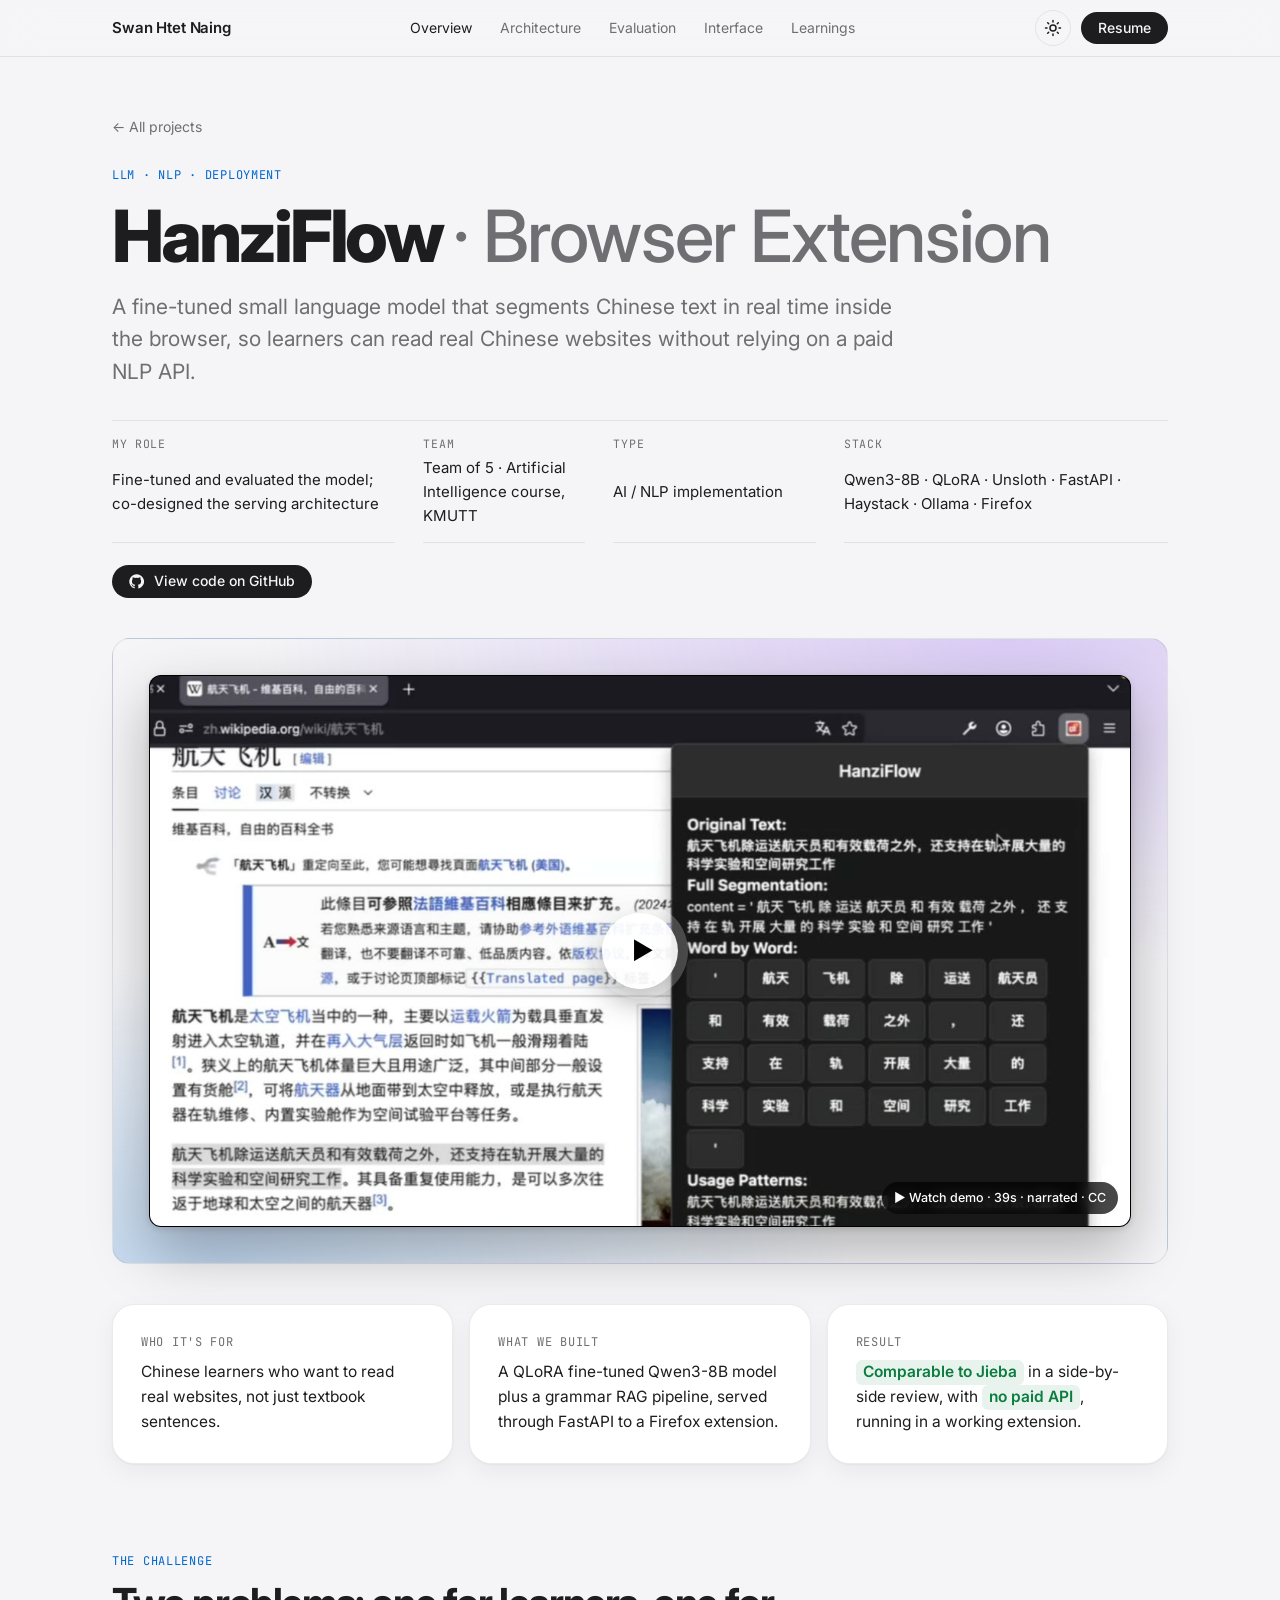
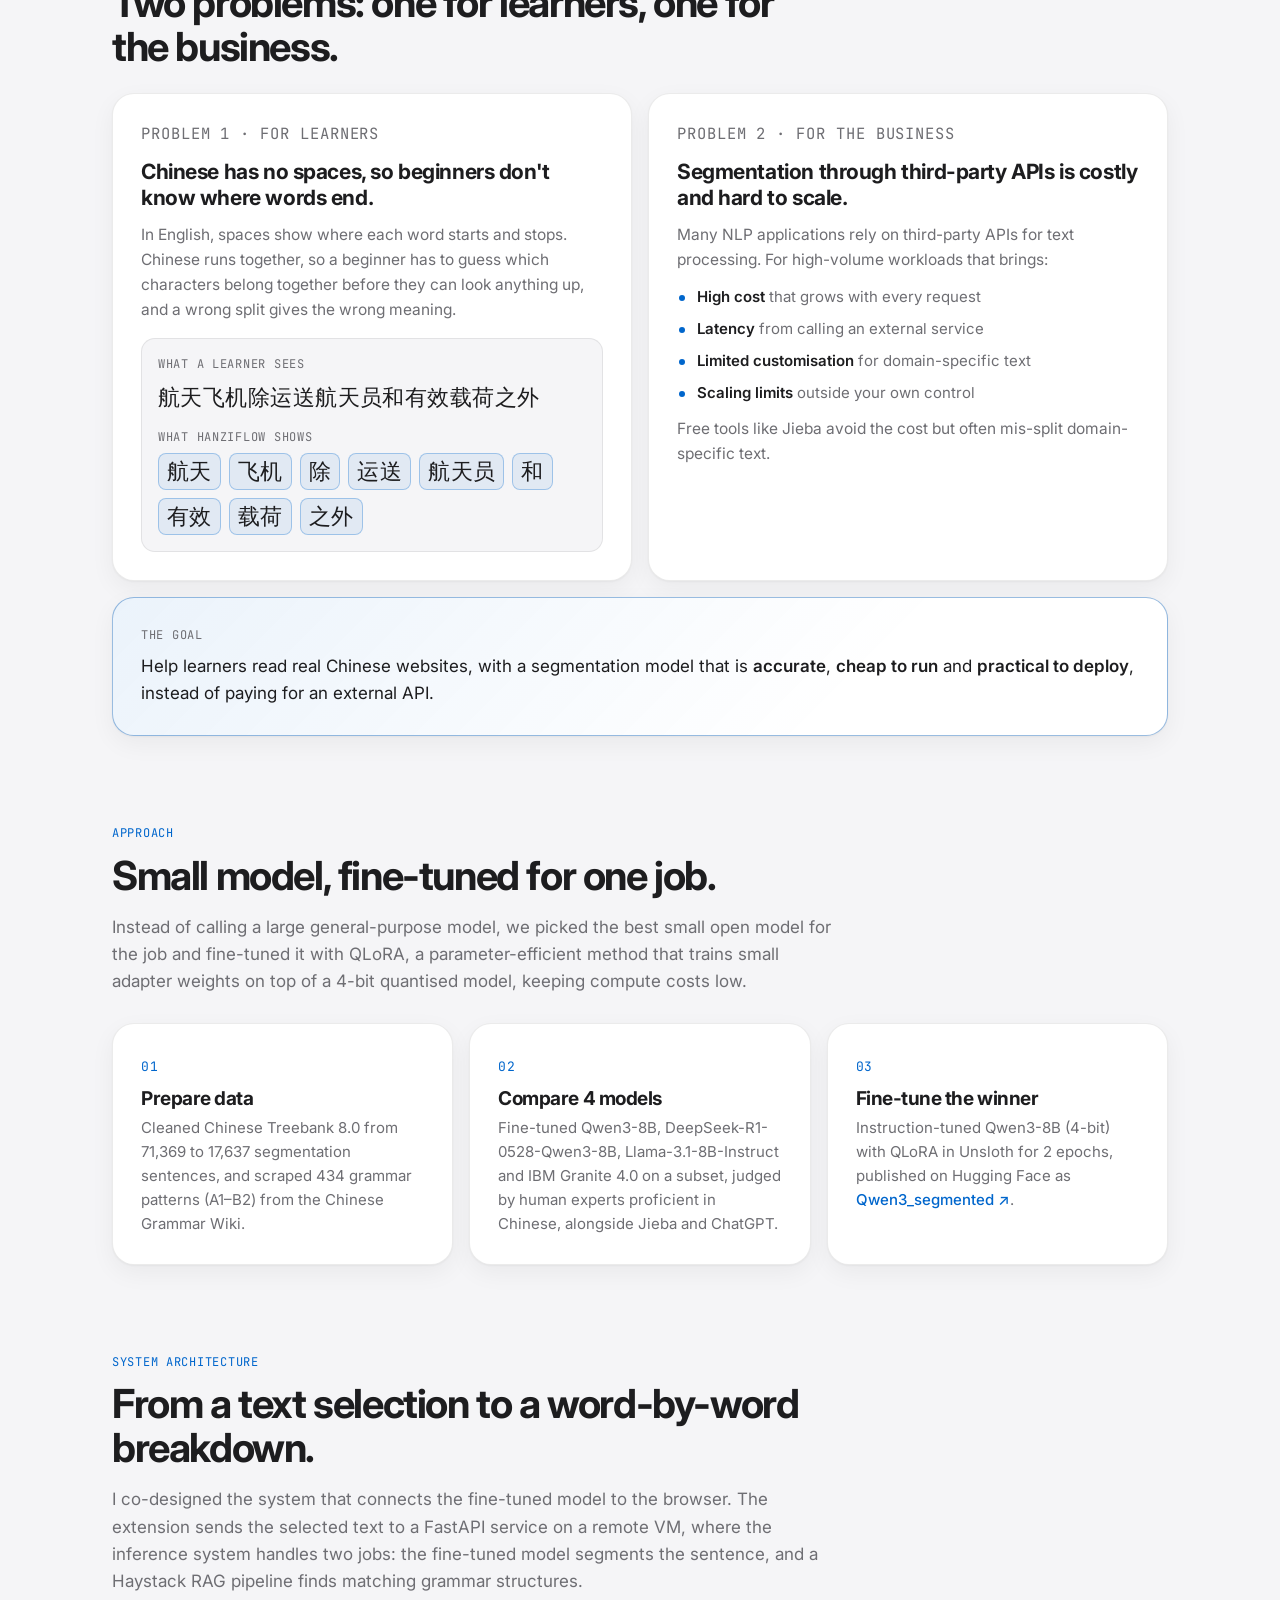
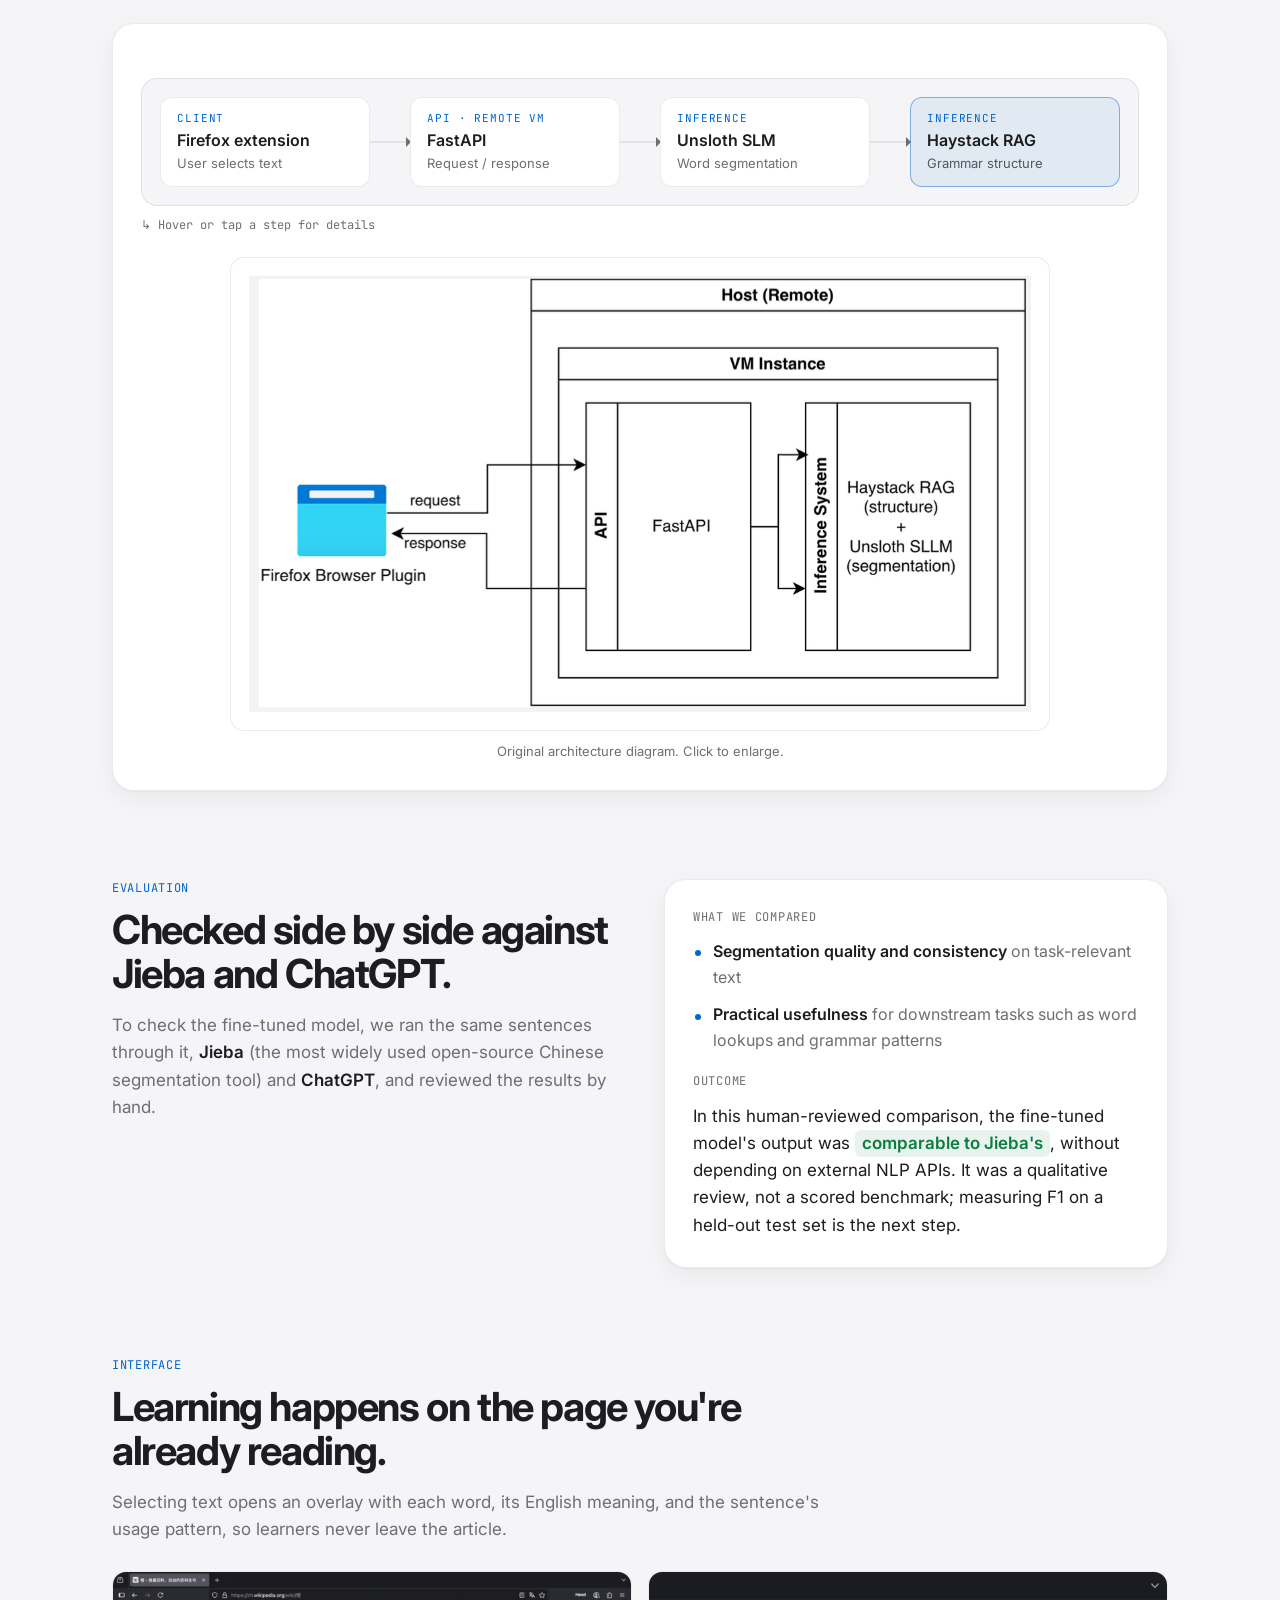
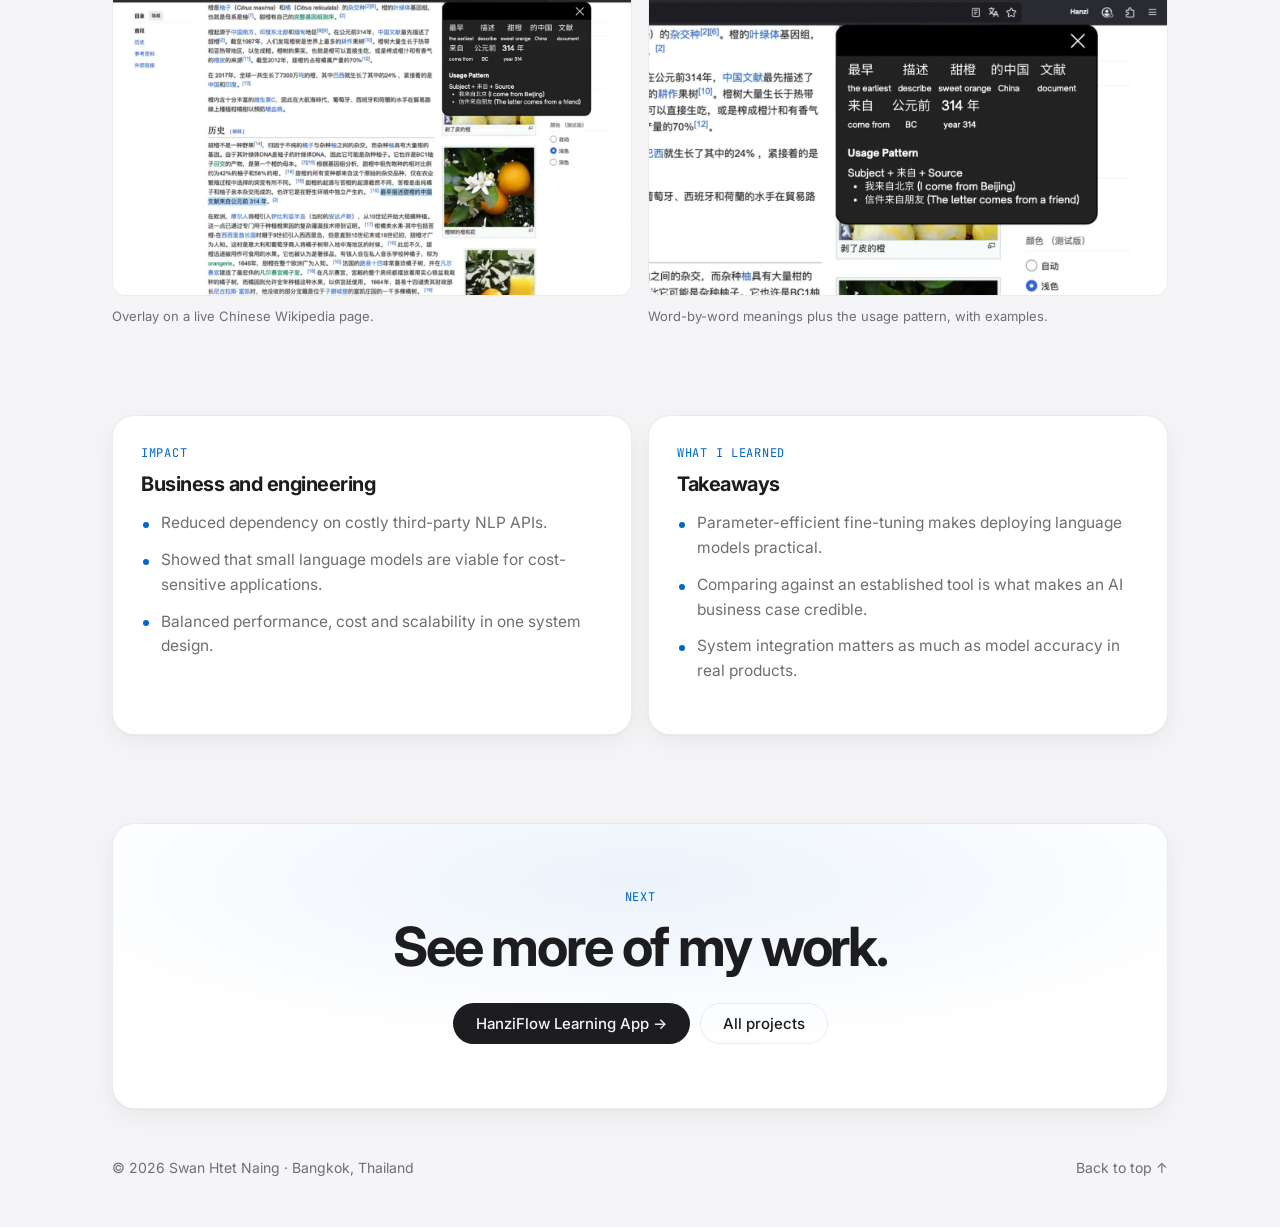
<file: projects/hanziflow.html>
<!doctype html>
<html lang="en">
<head>
  <meta charset="utf-8" />
  <meta name="viewport" content="width=device-width, initial-scale=1" />
  <title>HanziFlow case study — Swan Htet Naing</title>
  <meta name="description" content="Case study: HanziFlow, a browser extension that segments Chinese text with a QLoRA fine-tuned Qwen3-8B model, served with FastAPI and Haystack RAG." />
  <meta property="og:type" content="article" />
  <meta property="og:title" content="HanziFlow · Browser Extension — case study" />
  <meta property="og:description" content="A fine-tuned small language model that segments Chinese text inside the browser, replacing paid NLP APIs." />
  <meta property="og:url" content="https://shn047.github.io/projects/hanziflow.html" />
  <meta property="og:site_name" content="Swan Htet Naing" />
  <meta property="og:image" content="https://shn047.github.io/assets/hanziflow-demo-poster.jpg" />
  <meta property="og:image:alt" content="HanziFlow · Browser Extension — case study" />
  <meta name="twitter:card" content="summary_large_image" />
  <meta name="twitter:title" content="HanziFlow · Browser Extension — case study" />
  <meta name="twitter:description" content="A fine-tuned small language model that segments Chinese text inside the browser, replacing paid NLP APIs." />
  <meta name="twitter:image" content="https://shn047.github.io/assets/hanziflow-demo-poster.jpg" />
  <link rel="canonical" href="https://shn047.github.io/projects/hanziflow.html" />

  <link rel="icon" href="data:image/svg+xml,<svg xmlns='http://www.w3.org/2000/svg' viewBox='0 0 64 64'><rect width='64' height='64' rx='14' fill='%231d1d1f'/><text x='50%' y='54%' font-family='Helvetica,Arial' font-weight='700' font-size='28' fill='white' text-anchor='middle' dominant-baseline='middle'>SN</text></svg>" />
  <link rel="apple-touch-icon" href="../assets/apple-touch-icon.png" />
  <link rel="preconnect" href="https://fonts.googleapis.com" />
  <link rel="preconnect" href="https://fonts.gstatic.com" crossorigin />
  <link href="https://fonts.googleapis.com/css2?family=Inter:wght@400;500;600;700;800&family=JetBrains+Mono:wght@400;500&display=swap" rel="stylesheet" />
  <link rel="stylesheet" href="../styles.css?v=20261111q" />
  <script>
    try { var t = localStorage.getItem('theme'); document.documentElement.dataset.theme = t || 'light'; } catch (e) { document.documentElement.dataset.theme = 'light'; }
  </script>
</head>
<body>

  <header class="nav">
    <div class="nav__inner container">
      <a href="../index.html" class="nav__brand">Swan Htet Naing</a>
      <nav class="nav__links" id="navLinks" aria-label="Sections">
        <a href="#overview">Overview</a>
        <a href="#architecture">Architecture</a>
        <a href="#evaluation">Evaluation</a>
        <a href="#interface">Interface</a>
        <a href="#learnings">Learnings</a>
      </nav>
      <div class="nav__actions">
        <button type="button" class="icon-btn" id="themeToggle" aria-label="Toggle dark mode">
          <svg class="i-sun" viewBox="0 0 24 24" width="18" height="18" fill="none" stroke="currentColor" stroke-width="2" stroke-linecap="round"><circle cx="12" cy="12" r="4"/><path d="M12 2v2M12 20v2M4.9 4.9l1.4 1.4M17.7 17.7l1.4 1.4M2 12h2M20 12h2M4.9 19.1l1.4-1.4M17.7 6.3l1.4-1.4"/></svg>
          <svg class="i-moon" viewBox="0 0 24 24" width="18" height="18" fill="none" stroke="currentColor" stroke-width="2" stroke-linecap="round"><path d="M21 12.8A9 9 0 1 1 11.2 3a7 7 0 0 0 9.8 9.8z"/></svg>
        </button>
        <a href="../assets/resume.pdf" class="btn btn--small" download>Resume</a>
        <button type="button" class="icon-btn nav__toggle" id="menuToggle" aria-label="Open menu" aria-expanded="false" aria-controls="navLinks">
          <span class="bars" aria-hidden="true"><span></span><span></span></span>
        </button>
      </div>
    </div>
    <div class="progress" aria-hidden="true"></div>
  </header>

  <main class="cs">

    <!-- ───────── Hero ───────── -->
    <section class="container cs-hero" id="overview">
      <a class="cs-back" href="../index.html#projects">← All projects</a>
      <p class="tag">LLM · NLP · Deployment</p>
      <h1>HanziFlow <span class="h3-sub">· Browser Extension</span></h1>
      <p class="cs-lead">A fine-tuned small language model that segments Chinese text in real time inside the browser, so learners can read real Chinese websites without relying on a paid NLP API.</p>

      <dl class="cs-facts">
        <div><dt>My role</dt><dd>Fine-tuned and evaluated the model; co-designed the serving architecture</dd></div>
        <div><dt>Team</dt><dd>Team of 5 · Artificial Intelligence course, KMUTT</dd></div>
        <div><dt>Type</dt><dd>AI / NLP implementation</dd></div>
        <div><dt>Stack</dt><dd>Qwen3-8B · QLoRA · Unsloth · FastAPI · Haystack · Ollama · Firefox</dd></div>
      </dl>
      <div class="cs-actions">
        <a class="btn btn--small" href="https://github.com/Shn047/hanziflow" target="_blank" rel="noopener"><svg viewBox="0 0 24 24" width="15" height="15" fill="currentColor" aria-hidden="true"><path d="M12 .5a11.5 11.5 0 0 0-3.64 22.41c.58.1.79-.25.79-.56v-2c-3.2.7-3.88-1.37-3.88-1.37-.52-1.33-1.28-1.69-1.28-1.69-1.05-.72.08-.7.08-.7 1.16.08 1.77 1.19 1.77 1.19 1.03 1.77 2.7 1.26 3.36.96.1-.75.4-1.26.73-1.55-2.55-.29-5.24-1.28-5.24-5.68 0-1.26.45-2.28 1.19-3.09-.12-.29-.52-1.46.11-3.05 0 0 .97-.31 3.17 1.18a11 11 0 0 1 5.77 0c2.2-1.49 3.17-1.18 3.17-1.18.63 1.59.23 2.76.11 3.05.74.81 1.19 1.83 1.19 3.09 0 4.41-2.69 5.38-5.26 5.67.41.36.78 1.06.78 2.14v3.17c0 .31.21.67.8.56A11.5 11.5 0 0 0 12 .5Z"/></svg>View code on GitHub</a>
      </div>
    </section>

    <!-- ───────── Demo ───────── -->
    <section class="container cs-demo">
      <div class="demo-stage">
        <button class="demo-screen project__media--video" type="button" data-video="../assets/hanziflow-demo-voice.mp4?v=20261111" data-captions="../assets/hanziflow-demo.en.vtt?v=20261111" data-caption="Narrated walkthrough of the HanziFlow browser extension, shown at real speed. Idle moments are cut; the voice-over is AI-generated." aria-label="Play the HanziFlow demo video (39 seconds, narrated)">
          <video src="../assets/hanziflow-demo-voice.mp4?v=20261111" poster="../assets/hanziflow-demo-poster.jpg" muted loop playsinline preload="none" aria-hidden="true"></video>
          <span class="play-big" aria-hidden="true"><span class="play-big__icon">▶</span></span>
          <span class="demo-screen__meta" aria-hidden="true"><span class="long">▶ Watch demo · </span>39s<span class="long"> · narrated</span> · CC</span>
        </button>
      </div>
    </section>

    <!-- ───────── Summary ───────── -->
    <section class="container cs-section cs-section--tight">
      <div class="cs-glance">
        <article class="card">
          <p class="label">Who it's for</p>
          <p>Chinese learners who want to read real websites, not just textbook sentences.</p>
        </article>
        <article class="card">
          <p class="label">What we built</p>
          <p>A QLoRA fine-tuned Qwen3-8B model plus a grammar RAG pipeline, served through FastAPI to a Firefox extension.</p>
        </article>
        <article class="card">
          <p class="label">Result</p>
          <p><span class="metric">Comparable to Jieba</span> in a side-by-side review, with <span class="metric">no paid API</span>, running in a working extension.</p>
        </article>
      </div>
    </section>

    <!-- ───────── Challenge ───────── -->
    <section class="container cs-section">
      <div class="cs-prose">
        <p class="kicker">The challenge</p>
        <h2>Two problems: one for learners, one for the business.</h2>
      </div>

      <div class="cs-problems">
        <article class="card cs-problem">
          <p class="cs-problem__n">Problem 1 · For learners</p>
          <h3>Chinese has no spaces, so beginners don't know where words end.</h3>
          <p>In English, spaces show where each word starts and stops. Chinese runs together, so a beginner has to guess which characters belong together before they can look anything up, and a wrong split gives the wrong meaning.</p>
          <div class="cs-mini">
            <p class="label">What a learner sees</p>
            <p class="cs-zh" lang="zh">航天飞机除运送航天员和有效载荷之外</p>
            <p class="label">What HanziFlow shows</p>
            <p class="cs-zh cs-zh--split" lang="zh"><span>航天</span><span>飞机</span><span>除</span><span>运送</span><span>航天员</span><span>和</span><span>有效</span><span>载荷</span><span>之外</span></p>
          </div>
        </article>

        <article class="card cs-problem">
          <p class="cs-problem__n">Problem 2 · For the business</p>
          <h3>Segmentation through third-party APIs is costly and hard to scale.</h3>
          <p>Many NLP applications rely on third-party APIs for text processing. For high-volume workloads that brings:</p>
          <ul class="bullets">
            <li><strong>High cost</strong> that grows with every request</li>
            <li><strong>Latency</strong> from calling an external service</li>
            <li><strong>Limited customisation</strong> for domain-specific text</li>
            <li><strong>Scaling limits</strong> outside your own control</li>
          </ul>
          <p>Free tools like Jieba avoid the cost but often mis-split domain-specific text.</p>
        </article>
      </div>

      <div class="card cs-goal">
        <p class="label">The goal</p>
        <p>Help learners read real Chinese websites, with a segmentation model that is <strong>accurate</strong>, <strong>cheap to run</strong> and <strong>practical to deploy</strong>, instead of paying for an external API.</p>
      </div>
    </section>

    <!-- ───────── Approach ───────── -->
    <section class="container cs-section">
      <div class="cs-prose">
        <p class="kicker">Approach</p>
        <h2>Small model, fine-tuned for one job.</h2>
        <p>Instead of calling a large general-purpose model, we picked the best small open model for the job and fine-tuned it with QLoRA, a parameter-efficient method that trains small adapter weights on top of a 4-bit quantised model, keeping compute costs low.</p>
      </div>
      <ol class="cs-steps cs-steps--hf">
        <li class="card"><span class="cs-steps__n">01</span><h3>Prepare data</h3><p>Cleaned Chinese Treebank 8.0 from 71,369 to 17,637 segmentation sentences, and scraped 434 grammar patterns (A1–B2) from the Chinese Grammar Wiki.</p></li>
        <li class="card"><span class="cs-steps__n">02</span><h3>Compare 4 models</h3><p>Fine-tuned Qwen3-8B, DeepSeek-R1-0528-Qwen3-8B, Llama-3.1-8B-Instruct and IBM Granite 4.0 on a subset, judged by human experts proficient in Chinese, alongside Jieba and ChatGPT.</p></li>
        <li class="card"><span class="cs-steps__n">03</span><h3>Fine-tune the winner</h3><p>Instruction-tuned Qwen3-8B (4-bit) with QLoRA in Unsloth for 2 epochs, published on Hugging Face as <a href="https://huggingface.co/ChrisMoe/Qwen3_segmented" target="_blank" rel="noopener">Qwen3_segmented ↗</a>.</p></li>
      </ol>
    </section>

    <!-- ───────── Architecture ───────── -->
    <section class="container cs-section" id="architecture">
      <div class="cs-prose">
        <p class="kicker">System architecture</p>
        <h2>From a text selection to a word-by-word breakdown.</h2>
        <p>I co-designed the system that connects the fine-tuned model to the browser. The extension sends the selected text to a FastAPI service on a remote VM, where the inference system handles two jobs: the fine-tuned model segments the sentence, and a Haystack RAG pipeline finds matching grammar structures.</p>
      </div>

      <div class="card cs-arch">
        <div class="pipeline" aria-label="Firefox extension to FastAPI on a remote VM to the inference system, which returns segmentation and usage patterns">
          <div class="node" tabindex="0"><span class="node__k">Client</span><span class="node__v">Firefox extension</span><span class="node__s">User selects text</span><span class="node__tip" role="tooltip">Sends the highlighted sentence as a request and renders the response as an overlay on the page.</span></div>
          <span class="arrow" aria-hidden="true"></span>
          <div class="node" tabindex="0"><span class="node__k">API · remote VM</span><span class="node__v">FastAPI</span><span class="node__s">Request / response</span><span class="node__tip" role="tooltip">The API layer on a remote VM that routes requests to the inference system.</span></div>
          <span class="arrow" aria-hidden="true"></span>
          <div class="node" tabindex="0"><span class="node__k">Inference</span><span class="node__v">Unsloth SLM</span><span class="node__s">Word segmentation</span><span class="node__tip" role="tooltip">The QLoRA fine-tuned Qwen3-8B model that splits the sentence into words.</span></div>
          <span class="arrow" aria-hidden="true"></span>
          <div class="node node--accent" tabindex="0"><span class="node__k">Inference</span><span class="node__v">Haystack RAG</span><span class="node__s">Grammar structure</span><span class="node__tip" role="tooltip">Retrieves usage patterns and sentence structures that match the input.</span></div>
        </div>
        <p class="pipeline__hint mono muted">↳ Hover or tap a step for details</p>
        <figure class="cs-figure">
          <button class="cs-figure__img" type="button" data-image="../assets/hanziflow/architecture.png" data-caption="HanziFlow architecture: Firefox plugin → FastAPI on a remote VM → inference system (Haystack RAG + Unsloth SLM)">
            <img src="../assets/hanziflow/architecture.png" alt="Architecture diagram: the Firefox browser plugin sends a request to an API running FastAPI on a remote VM instance; the inference system combines Haystack RAG for structure and an Unsloth small language model for segmentation, and returns a response." loading="lazy" />
          </button>
          <figcaption>Original architecture diagram. Click to enlarge.</figcaption>
        </figure>
      </div>
    </section>

    <!-- ───────── Evaluation ───────── -->
    <section class="container cs-section" id="evaluation">
      <div class="cs-split">
        <div class="cs-prose">
          <p class="kicker">Evaluation</p>
          <h2>Checked side by side against Jieba and ChatGPT.</h2>
          <p>To check the fine-tuned model, we ran the same sentences through it, <strong>Jieba</strong> (the most widely used open-source Chinese segmentation tool) and <strong>ChatGPT</strong>, and reviewed the results by hand.</p>
        </div>
        <div class="card cs-checks">
          <p class="label">What we compared</p>
          <ul class="bullets">
            <li><strong>Segmentation quality and consistency</strong> on task-relevant text</li>
            <li><strong>Practical usefulness</strong> for downstream tasks such as word lookups and grammar patterns</li>
          </ul>
          <p class="label">Outcome</p>
          <p>In this human-reviewed comparison, the fine-tuned model's output was <span class="metric">comparable to Jieba's</span>, without depending on external NLP APIs. It was a qualitative review, not a scored benchmark; measuring F1 on a held-out test set is the next step.</p>
        </div>
      </div>
    </section>

    <!-- ───────── Interface ───────── -->
    <section class="container cs-section" id="interface">
      <div class="cs-prose">
        <p class="kicker">Interface</p>
        <h2>Learning happens on the page you're already reading.</h2>
        <p>Selecting text opens an overlay with each word, its English meaning, and the sentence's usage pattern, so learners never leave the article.</p>
      </div>
      <div class="cs-gallery">
        <figure class="cs-figure">
          <button class="cs-figure__img" type="button" data-image="../assets/hanziflow/overlay-1.jpg" data-caption="The HanziFlow overlay on a Chinese Wikipedia article">
            <img src="../assets/hanziflow/overlay-1.jpg" alt="HanziFlow overlay on a Chinese Wikipedia page showing segmented words with English meanings and a usage pattern" loading="lazy" />
          </button>
          <figcaption>Overlay on a live Chinese Wikipedia page.</figcaption>
        </figure>
        <figure class="cs-figure">
          <button class="cs-figure__img" type="button" data-image="../assets/hanziflow/overlay-2.jpg" data-caption="Word-by-word meanings and the usage pattern: Subject + 来自 + Source">
            <img src="../assets/hanziflow/overlay-2.jpg" alt="Close-up of the overlay: words 最早, 描述, 甜橙, 的中国, 文献 with meanings, and the usage pattern Subject + 来自 + Source with example sentences" loading="lazy" />
          </button>
          <figcaption>Word-by-word meanings plus the usage pattern, with examples.</figcaption>
        </figure>
      </div>
    </section>

    <!-- ───────── Impact & learnings ───────── -->
    <section class="container cs-section" id="learnings">
      <div class="cs-two">
        <article class="card">
          <p class="kicker">Impact</p>
          <h3>Business and engineering</h3>
          <ul class="bullets">
            <li>Reduced dependency on costly third-party NLP APIs.</li>
            <li>Showed that small language models are viable for cost-sensitive applications.</li>
            <li>Balanced performance, cost and scalability in one system design.</li>
          </ul>
        </article>
        <article class="card">
          <p class="kicker">What I learned</p>
          <h3>Takeaways</h3>
          <ul class="bullets">
            <li>Parameter-efficient fine-tuning makes deploying language models practical.</li>
            <li>Comparing against an established tool is what makes an AI business case credible.</li>
            <li>System integration matters as much as model accuracy in real products.</li>
          </ul>
        </article>
      </div>
    </section>

    <!-- ───────── Footer CTA ───────── -->
    <section class="container cs-section">
      <div class="contact card cs-next">
        <p class="kicker">Next</p>
        <h2>See more of my work.</h2>
        <div class="cta cta--center">
          <a href="hanziflow-app.html" class="btn">HanziFlow Learning App →</a>
          <a href="../index.html#projects" class="btn btn--ghost">All projects</a>
        </div>
      </div>
    </section>

  </main>

  <footer class="footer container">
    <p>© <span id="year">2026</span> Swan Htet Naing · Bangkok, Thailand</p>
    <a href="#overview">Back to top ↑</a>
  </footer>

  <dialog class="video-modal" id="videoModal" aria-label="Demo video">
    <div class="video-modal__inner">
      <button class="icon-btn video-modal__close" type="button" aria-label="Close video">✕</button>
      <video controls playsinline preload="none"></video>
      <p class="video-modal__caption muted"></p>
    </div>
  </dialog>
  <dialog class="video-modal image-modal" id="imageModal" aria-label="Image">
    <div class="video-modal__inner">
      <button class="icon-btn video-modal__close" type="button" aria-label="Close">✕</button>
      <img alt="" />
      <p class="video-modal__caption muted"></p>
    </div>
  </dialog>

  <script src="../script.js?v=20261111a"></script>
</body>
</html>
</file>
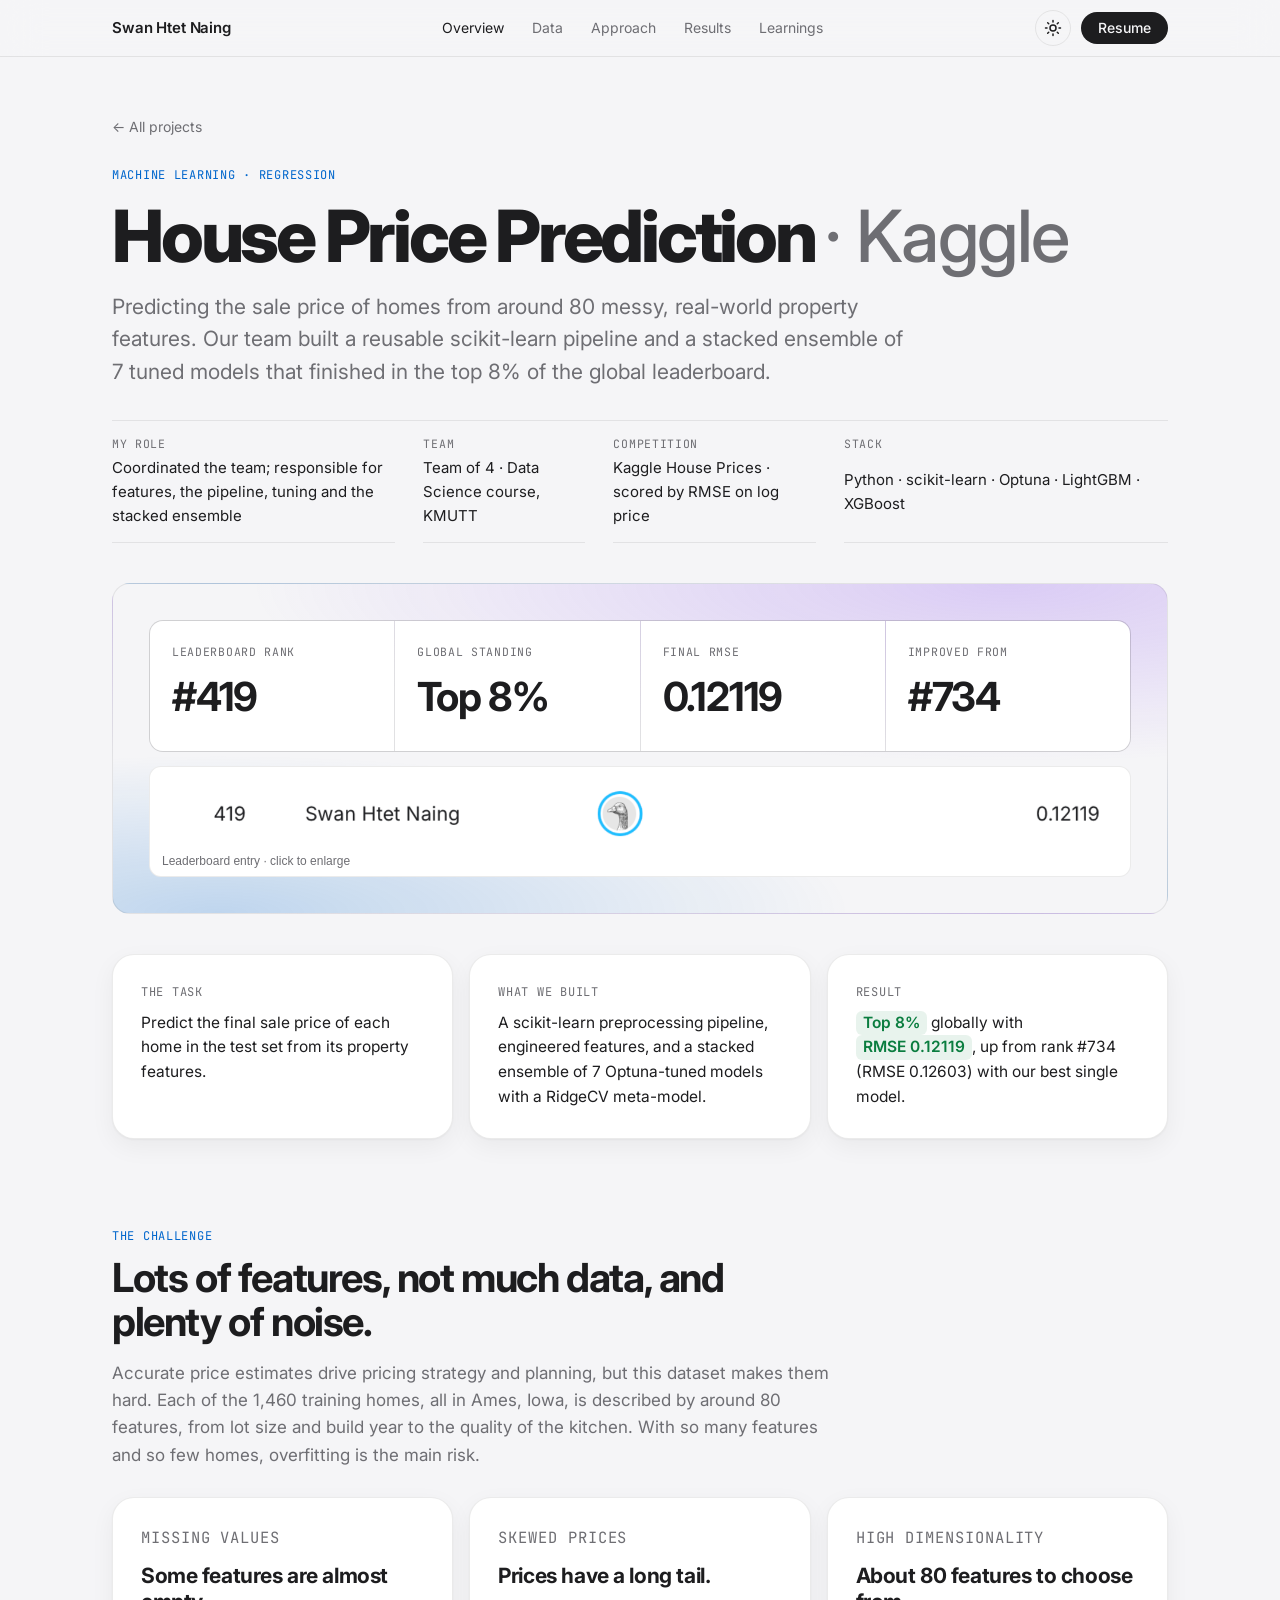
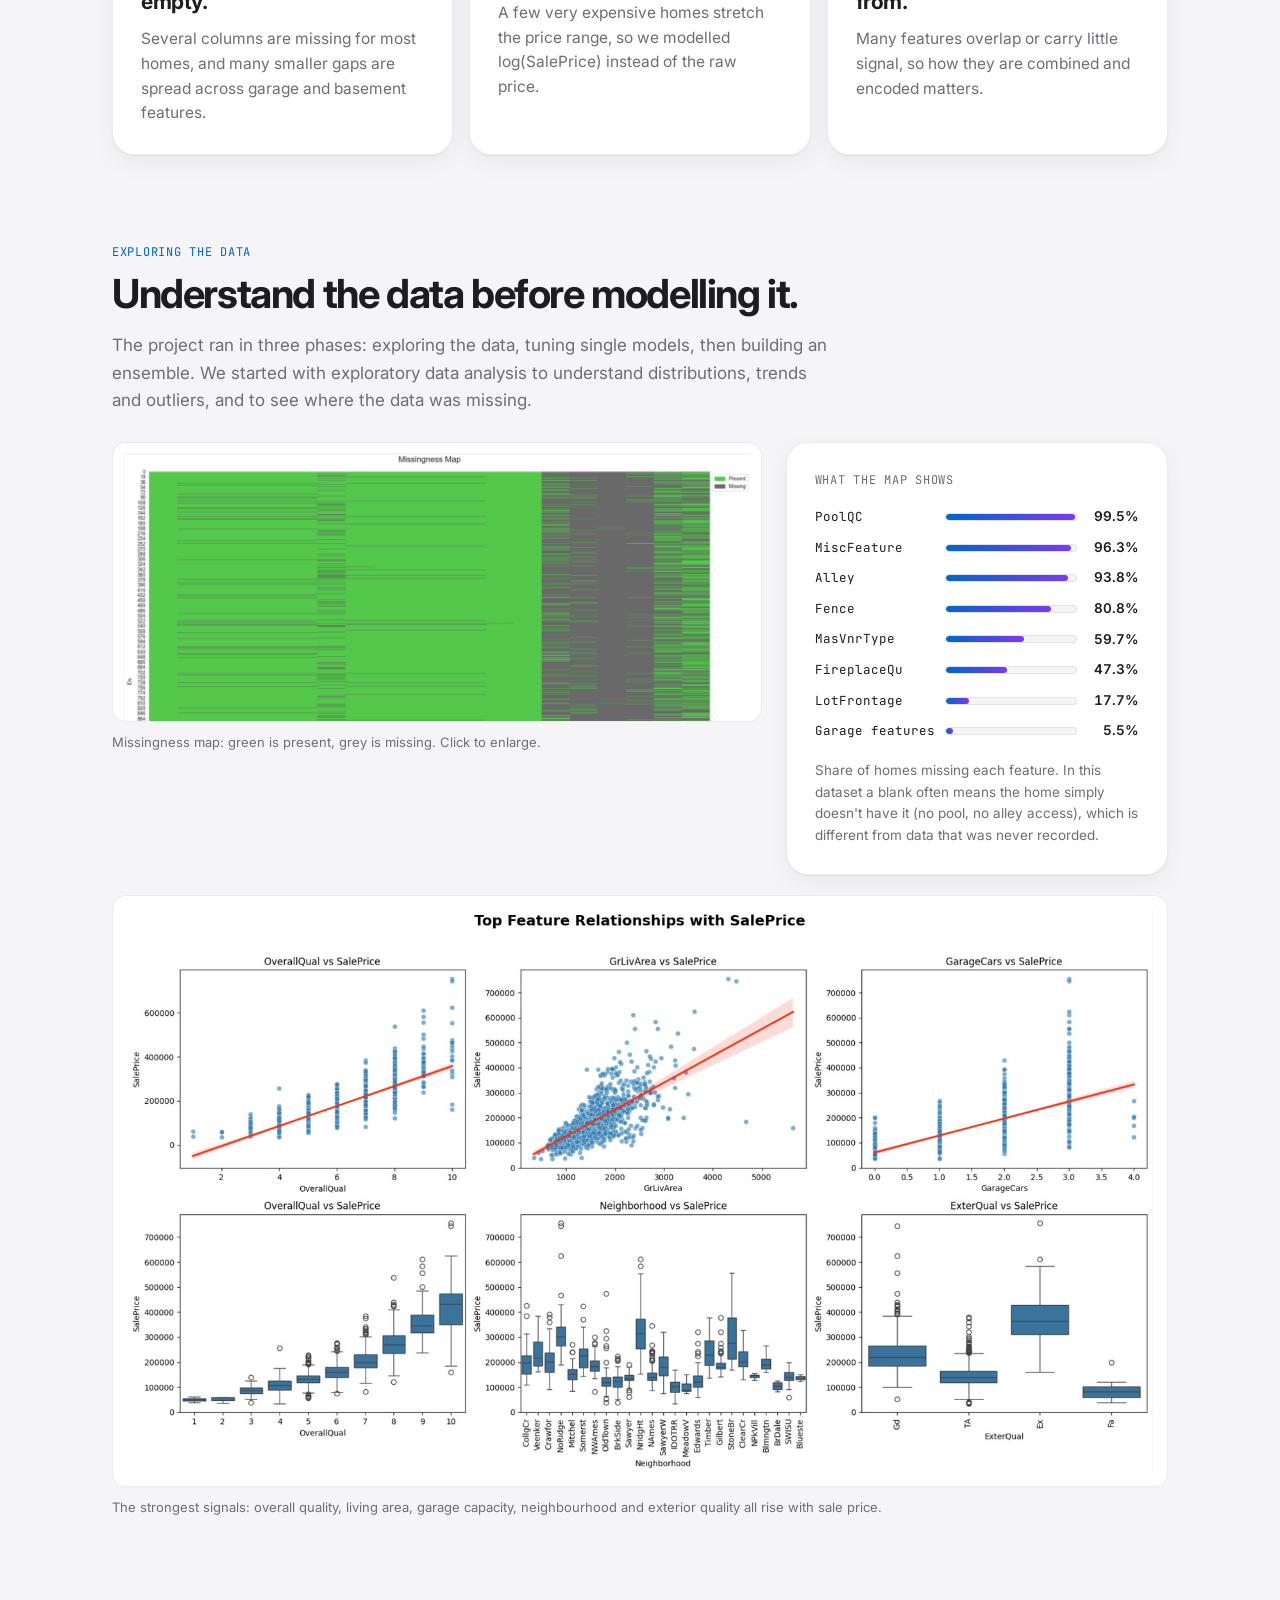
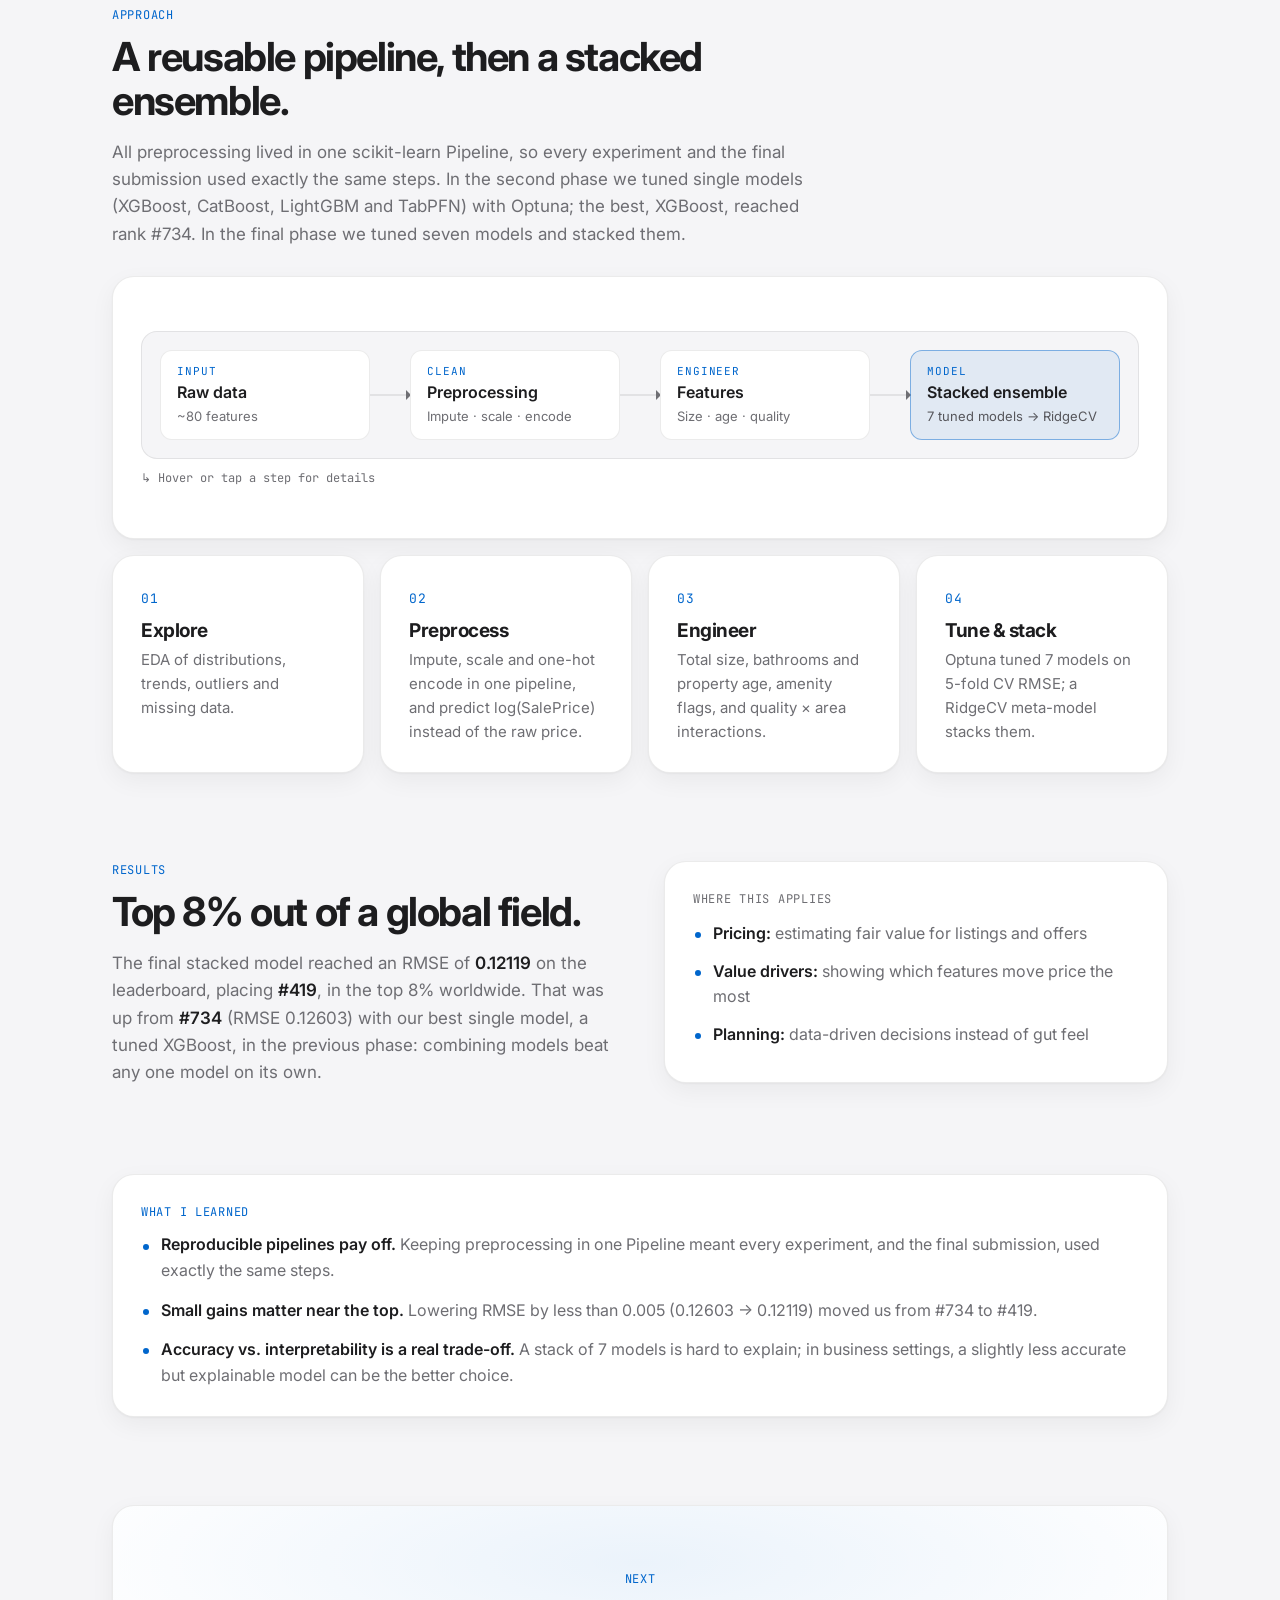
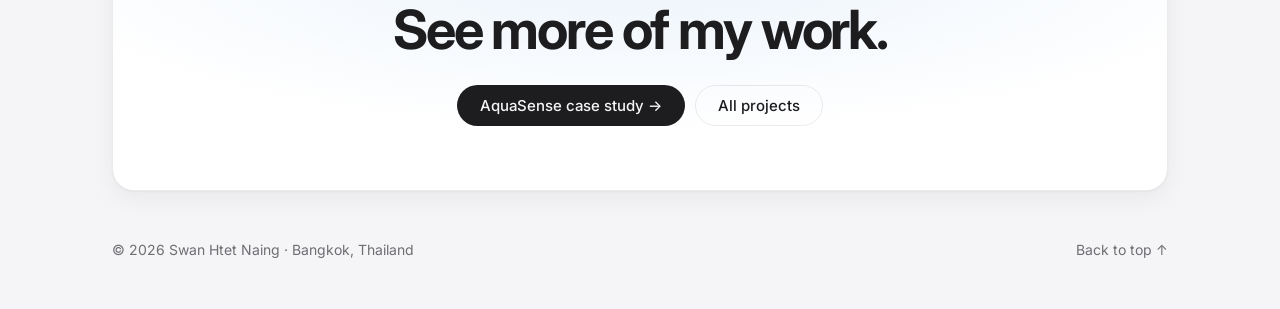
<file: projects/house-price.html>
<!doctype html>
<html lang="en">
<head>
  <meta charset="utf-8" />
  <meta name="viewport" content="width=device-width, initial-scale=1" />
  <title>House Price Prediction case study — Swan Htet Naing</title>
  <meta name="description" content="Case study: a team model for Kaggle House Prices, stacking 7 Optuna-tuned regressors. Improved from rank #734 to #419 (top 8%), RMSE 0.12119." />
  <meta property="og:type" content="article" />
  <meta property="og:title" content="House Price Prediction — Kaggle case study" />
  <meta property="og:description" content="Top 8% on Kaggle House Prices with a scikit-learn pipeline, engineered features and a stacked ensemble of 7 tuned models." />
  <meta property="og:url" content="https://shn047.github.io/projects/house-price.html" />
  <meta property="og:site_name" content="Swan Htet Naing" />
  <meta property="og:image" content="https://shn047.github.io/assets/house-price/feature-relationships.jpg" />
  <meta property="og:image:alt" content="House Price Prediction — Kaggle case study" />
  <meta name="twitter:card" content="summary_large_image" />
  <meta name="twitter:title" content="House Price Prediction — Kaggle case study" />
  <meta name="twitter:description" content="Top 8% on Kaggle House Prices with a scikit-learn pipeline, engineered features and a stacked ensemble of 7 tuned models." />
  <meta name="twitter:image" content="https://shn047.github.io/assets/house-price/feature-relationships.jpg" />
  <link rel="canonical" href="https://shn047.github.io/projects/house-price.html" />

  <link rel="icon" href="data:image/svg+xml,<svg xmlns='http://www.w3.org/2000/svg' viewBox='0 0 64 64'><rect width='64' height='64' rx='14' fill='%231d1d1f'/><text x='50%' y='54%' font-family='Helvetica,Arial' font-weight='700' font-size='28' fill='white' text-anchor='middle' dominant-baseline='middle'>SN</text></svg>" />
  <link rel="apple-touch-icon" href="../assets/apple-touch-icon.png" />
  <link rel="preconnect" href="https://fonts.googleapis.com" />
  <link rel="preconnect" href="https://fonts.gstatic.com" crossorigin />
  <link href="https://fonts.googleapis.com/css2?family=Inter:wght@400;500;600;700;800&family=JetBrains+Mono:wght@400;500&display=swap" rel="stylesheet" />
  <link rel="stylesheet" href="../styles.css?v=20261111q" />
  <script>
    try { var t = localStorage.getItem('theme'); document.documentElement.dataset.theme = t || 'light'; } catch (e) { document.documentElement.dataset.theme = 'light'; }
  </script>
</head>
<body>

  <header class="nav">
    <div class="nav__inner container">
      <a href="../index.html" class="nav__brand">Swan Htet Naing</a>
      <nav class="nav__links" id="navLinks" aria-label="Sections">
        <a href="#overview">Overview</a>
        <a href="#data">Data</a>
        <a href="#approach">Approach</a>
        <a href="#results">Results</a>
        <a href="#learnings">Learnings</a>
      </nav>
      <div class="nav__actions">
        <button type="button" class="icon-btn" id="themeToggle" aria-label="Toggle dark mode">
          <svg class="i-sun" viewBox="0 0 24 24" width="18" height="18" fill="none" stroke="currentColor" stroke-width="2" stroke-linecap="round"><circle cx="12" cy="12" r="4"/><path d="M12 2v2M12 20v2M4.9 4.9l1.4 1.4M17.7 17.7l1.4 1.4M2 12h2M20 12h2M4.9 19.1l1.4-1.4M17.7 6.3l1.4-1.4"/></svg>
          <svg class="i-moon" viewBox="0 0 24 24" width="18" height="18" fill="none" stroke="currentColor" stroke-width="2" stroke-linecap="round"><path d="M21 12.8A9 9 0 1 1 11.2 3a7 7 0 0 0 9.8 9.8z"/></svg>
        </button>
        <a href="../assets/resume.pdf" class="btn btn--small" download>Resume</a>
        <button type="button" class="icon-btn nav__toggle" id="menuToggle" aria-label="Open menu" aria-expanded="false" aria-controls="navLinks">
          <span class="bars" aria-hidden="true"><span></span><span></span></span>
        </button>
      </div>
    </div>
    <div class="progress" aria-hidden="true"></div>
  </header>

  <main class="cs">

    <!-- ───────── Hero ───────── -->
    <section class="container cs-hero" id="overview">
      <a class="cs-back" href="../index.html#projects">← All projects</a>
      <p class="tag">Machine Learning · Regression</p>
      <h1>House Price Prediction <span class="h3-sub">· Kaggle</span></h1>
      <p class="cs-lead">Predicting the sale price of homes from around 80 messy, real-world property features. Our team built a reusable scikit-learn pipeline and a stacked ensemble of 7 tuned models that finished in the top 8% of the global leaderboard.</p>

      <dl class="cs-facts">
        <div><dt>My role</dt><dd>Coordinated the team; responsible for features, the pipeline, tuning and the stacked ensemble</dd></div>
        <div><dt>Team</dt><dd>Team of 4 · Data Science course, KMUTT</dd></div>
        <div><dt>Competition</dt><dd>Kaggle House Prices · scored by RMSE on log price</dd></div>
        <div><dt>Stack</dt><dd>Python · scikit-learn · Optuna · LightGBM · XGBoost</dd></div>
      </dl>
    </section>

    <!-- ───────── Scoreboard ───────── -->
    <section class="container cs-demo">
      <div class="demo-stage">
        <div class="cs-score">
          <div class="cs-score__item"><span class="cs-score__k">Leaderboard rank</span><span class="cs-score__v">#419</span></div>
          <div class="cs-score__item"><span class="cs-score__k">Global standing</span><span class="cs-score__v">Top 8%</span></div>
          <div class="cs-score__item"><span class="cs-score__k">Final RMSE</span><span class="cs-score__v">0.12119</span></div>
          <div class="cs-score__item"><span class="cs-score__k">Improved from</span><span class="cs-score__v">#734</span></div>
        </div>
        <button class="cs-score__proof" type="button" data-image="../assets/house-price/leaderboard.png" data-caption="Kaggle leaderboard entry: rank 419, score 0.12119">
          <img src="../assets/house-price/leaderboard.png" alt="Kaggle leaderboard row: rank 419, Swan Htet Naing, score 0.12119" />
          <span>Leaderboard entry · click to enlarge</span>
        </button>
      </div>
    </section>

    <!-- ───────── Summary ───────── -->
    <section class="container cs-section cs-section--tight">
      <div class="cs-glance">
        <article class="card">
          <p class="label">The task</p>
          <p>Predict the final sale price of each home in the test set from its property features.</p>
        </article>
        <article class="card">
          <p class="label">What we built</p>
          <p>A scikit-learn preprocessing pipeline, engineered features, and a stacked ensemble of 7 Optuna-tuned models with a RidgeCV meta-model.</p>
        </article>
        <article class="card">
          <p class="label">Result</p>
          <p><span class="metric">Top 8%</span> globally with <span class="metric">RMSE 0.12119</span>, up from rank #734 (RMSE 0.12603) with our best single model.</p>
        </article>
      </div>
    </section>

    <!-- ───────── Challenge ───────── -->
    <section class="container cs-section">
      <div class="cs-prose">
        <p class="kicker">The challenge</p>
        <h2>Lots of features, not much data, and plenty of noise.</h2>
        <p>Accurate price estimates drive pricing strategy and planning, but this dataset makes them hard. Each of the 1,460 training homes, all in Ames, Iowa, is described by around 80 features, from lot size and build year to the quality of the kitchen. With so many features and so few homes, overfitting is the main risk.</p>
      </div>
      <div class="cs-problems cs-problems--3">
        <article class="card cs-problem">
          <p class="cs-problem__n">Missing values</p>
          <h3>Some features are almost empty.</h3>
          <p>Several columns are missing for most homes, and many smaller gaps are spread across garage and basement features.</p>
        </article>
        <article class="card cs-problem">
          <p class="cs-problem__n">Skewed prices</p>
          <h3>Prices have a long tail.</h3>
          <p>A few very expensive homes stretch the price range, so we modelled log(SalePrice) instead of the raw price.</p>
        </article>
        <article class="card cs-problem">
          <p class="cs-problem__n">High dimensionality</p>
          <h3>About 80 features to choose from.</h3>
          <p>Many features overlap or carry little signal, so how they are combined and encoded matters.</p>
        </article>
      </div>
    </section>

    <!-- ───────── Data ───────── -->
    <section class="container cs-section" id="data">
      <div class="cs-prose">
        <p class="kicker">Exploring the data</p>
        <h2>Understand the data before modelling it.</h2>
        <p>The project ran in three phases: exploring the data, tuning single models, then building an ensemble. We started with exploratory data analysis to understand distributions, trends and outliers, and to see where the data was missing.</p>
      </div>

      <div class="cs-split cs-split--data">
        <figure class="cs-figure">
          <button class="cs-figure__img" type="button" data-image="../assets/house-price/missingness.jpg" data-caption="Missingness map: present (green) vs missing (grey) values for each feature with gaps">
            <img src="../assets/house-price/missingness.jpg" alt="Missingness map showing which features have missing values for each house" loading="lazy" />
          </button>
          <figcaption>Missingness map: green is present, grey is missing. Click to enlarge.</figcaption>
        </figure>
        <div class="card cs-checks">
          <p class="label">What the map shows</p>
          <ul class="cs-bars">
            <li><span>PoolQC</span><span class="cs-bar"><i style="width:99.5%"></i></span><b>99.5%</b></li>
            <li><span>MiscFeature</span><span class="cs-bar"><i style="width:96.3%"></i></span><b>96.3%</b></li>
            <li><span>Alley</span><span class="cs-bar"><i style="width:93.8%"></i></span><b>93.8%</b></li>
            <li><span>Fence</span><span class="cs-bar"><i style="width:80.8%"></i></span><b>80.8%</b></li>
            <li><span>MasVnrType</span><span class="cs-bar"><i style="width:59.7%"></i></span><b>59.7%</b></li>
            <li><span>FireplaceQu</span><span class="cs-bar"><i style="width:47.3%"></i></span><b>47.3%</b></li>
            <li><span>LotFrontage</span><span class="cs-bar"><i style="width:17.7%"></i></span><b>17.7%</b></li>
            <li><span>Garage features</span><span class="cs-bar"><i style="width:5.5%"></i></span><b>5.5%</b></li>
          </ul>
          <p class="cs-note">Share of homes missing each feature. In this dataset a blank often means the home simply doesn't have it (no pool, no alley access), which is different from data that was never recorded.</p>
        </div>
      </div>

      <figure class="cs-figure cs-figure--wide">
        <button class="cs-figure__img" type="button" data-image="../assets/house-price/feature-relationships.jpg" data-caption="Top feature relationships with SalePrice: overall quality, living area, garage capacity, neighbourhood and exterior quality">
          <img src="../assets/house-price/feature-relationships.jpg" alt="Charts of sale price against overall quality, above-ground living area, garage cars, neighbourhood and exterior quality" loading="lazy" />
        </button>
        <figcaption>The strongest signals: overall quality, living area, garage capacity, neighbourhood and exterior quality all rise with sale price.</figcaption>
      </figure>
    </section>

    <!-- ───────── Approach ───────── -->
    <section class="container cs-section" id="approach">
      <div class="cs-prose">
        <p class="kicker">Approach</p>
        <h2>A reusable pipeline, then a stacked ensemble.</h2>
        <p>All preprocessing lived in one scikit-learn Pipeline, so every experiment and the final submission used exactly the same steps. In the second phase we tuned single models (XGBoost, CatBoost, LightGBM and TabPFN) with Optuna; the best, XGBoost, reached rank #734. In the final phase we tuned seven models and stacked them.</p>
      </div>

      <div class="card cs-arch">
        <div class="pipeline" aria-label="Raw data to preprocessing to feature engineering to a stacked ensemble of tuned models">
          <div class="node" tabindex="0"><span class="node__k">Input</span><span class="node__v">Raw data</span><span class="node__s">~80 features</span><span class="node__tip" role="tooltip">1,460 training homes, each described by 79 property, location and quality features.</span></div>
          <span class="arrow" aria-hidden="true"></span>
          <div class="node" tabindex="0"><span class="node__k">Clean</span><span class="node__v">Preprocessing</span><span class="node__s">Impute · scale · encode</span><span class="node__tip" role="tooltip">Fills gaps (&quot;None&quot; for categories, the mean for numbers), scales numbers and one-hot encodes categories, all in one scikit-learn Pipeline.</span></div>
          <span class="arrow" aria-hidden="true"></span>
          <div class="node" tabindex="0"><span class="node__k">Engineer</span><span class="node__v">Features</span><span class="node__s">Size · age · quality</span><span class="node__tip" role="tooltip">Adds total floor area, total bathrooms, property age, yes/no amenity flags (pool, garage, fireplace…) and quality × area interactions.</span></div>
          <span class="arrow" aria-hidden="true"></span>
          <div class="node node--accent" tabindex="0"><span class="node__k">Model</span><span class="node__v">Stacked ensemble</span><span class="node__s">7 tuned models → RidgeCV</span><span class="node__tip" role="tooltip">LightGBM, XGBoost, ElasticNet, Lasso, Ridge, KernelRidge and ExtraTrees, each tuned with Optuna (about 50 trials, 5-fold CV RMSE), combined by a RidgeCV meta-model.</span></div>
        </div>
        <p class="pipeline__hint mono muted">↳ Hover or tap a step for details</p>
      </div>

      <ol class="cs-steps cs-steps--4">
        <li class="card"><span class="cs-steps__n">01</span><h3>Explore</h3><p>EDA of distributions, trends, outliers and missing data.</p></li>
        <li class="card"><span class="cs-steps__n">02</span><h3>Preprocess</h3><p>Impute, scale and one-hot encode in one pipeline, and predict log(SalePrice) instead of the raw price.</p></li>
        <li class="card"><span class="cs-steps__n">03</span><h3>Engineer</h3><p>Total size, bathrooms and property age, amenity flags, and quality × area interactions.</p></li>
        <li class="card"><span class="cs-steps__n">04</span><h3>Tune &amp; stack</h3><p>Optuna tuned 7 models on 5-fold CV RMSE; a RidgeCV meta-model stacks them.</p></li>
      </ol>
    </section>

    <!-- ───────── Results ───────── -->
    <section class="container cs-section" id="results">
      <div class="cs-split">
        <div class="cs-prose">
          <p class="kicker">Results</p>
          <h2>Top 8% out of a global field.</h2>
          <p>The final stacked model reached an RMSE of <strong>0.12119</strong> on the leaderboard, placing <strong>#419</strong>, in the top 8% worldwide. That was up from <strong>#734</strong> (RMSE 0.12603) with our best single model, a tuned XGBoost, in the previous phase: combining models beat any one model on its own.</p>
        </div>
        <div class="card cs-checks">
          <p class="label">Where this applies</p>
          <ul class="bullets">
            <li><strong>Pricing:</strong> estimating fair value for listings and offers</li>
            <li><strong>Value drivers:</strong> showing which features move price the most</li>
            <li><strong>Planning:</strong> data-driven decisions instead of gut feel</li>
          </ul>
        </div>
      </div>
    </section>

    <!-- ───────── Learnings ───────── -->
    <section class="container cs-section" id="learnings">
      <div class="card">
        <p class="kicker">What I learned</p>
        <ul class="bullets cs-learn">
          <li><strong>Reproducible pipelines pay off.</strong> Keeping preprocessing in one Pipeline meant every experiment, and the final submission, used exactly the same steps.</li>
          <li><strong>Small gains matter near the top.</strong> Lowering RMSE by less than 0.005 (0.12603 → 0.12119) moved us from #734 to #419.</li>
          <li><strong>Accuracy vs. interpretability is a real trade-off.</strong> A stack of 7 models is hard to explain; in business settings, a slightly less accurate but explainable model can be the better choice.</li>
        </ul>
      </div>
    </section>

    <!-- ───────── Footer CTA ───────── -->
    <section class="container cs-section">
      <div class="contact card cs-next">
        <p class="kicker">Next</p>
        <h2>See more of my work.</h2>
        <div class="cta cta--center">
          <a href="aquasense.html" class="btn">AquaSense case study →</a>
          <a href="../index.html#projects" class="btn btn--ghost">All projects</a>
        </div>
      </div>
    </section>

  </main>

  <footer class="footer container">
    <p>© <span id="year">2026</span> Swan Htet Naing · Bangkok, Thailand</p>
    <a href="#overview">Back to top ↑</a>
  </footer>

  <dialog class="video-modal" id="videoModal" aria-label="Demo video">
    <div class="video-modal__inner">
      <button class="icon-btn video-modal__close" type="button" aria-label="Close video">✕</button>
      <video controls playsinline preload="none"></video>
      <p class="video-modal__caption muted"></p>
    </div>
  </dialog>
  <dialog class="video-modal image-modal" id="imageModal" aria-label="Image">
    <div class="video-modal__inner">
      <button class="icon-btn video-modal__close" type="button" aria-label="Close">✕</button>
      <img alt="" />
      <p class="video-modal__caption muted"></p>
    </div>
  </dialog>

  <script src="../script.js?v=20261111a"></script>
</body>
</html>
</file>
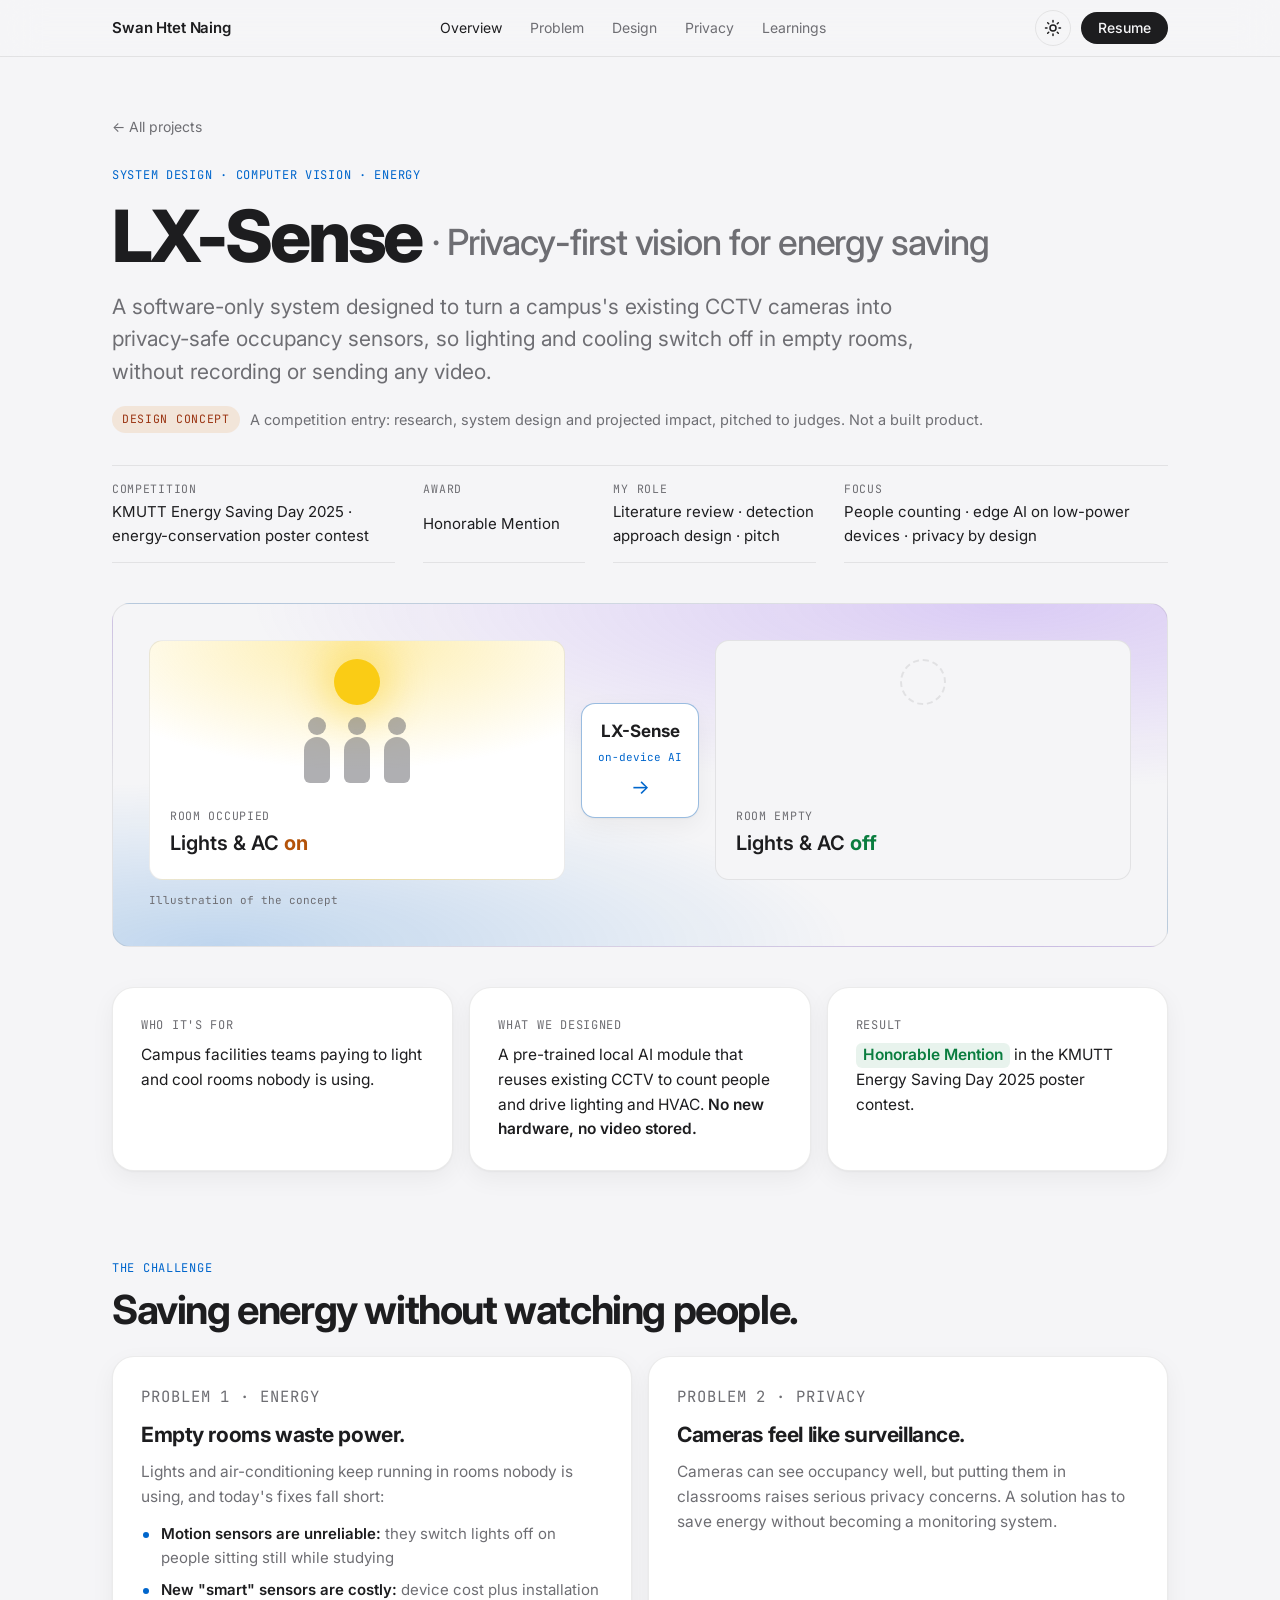
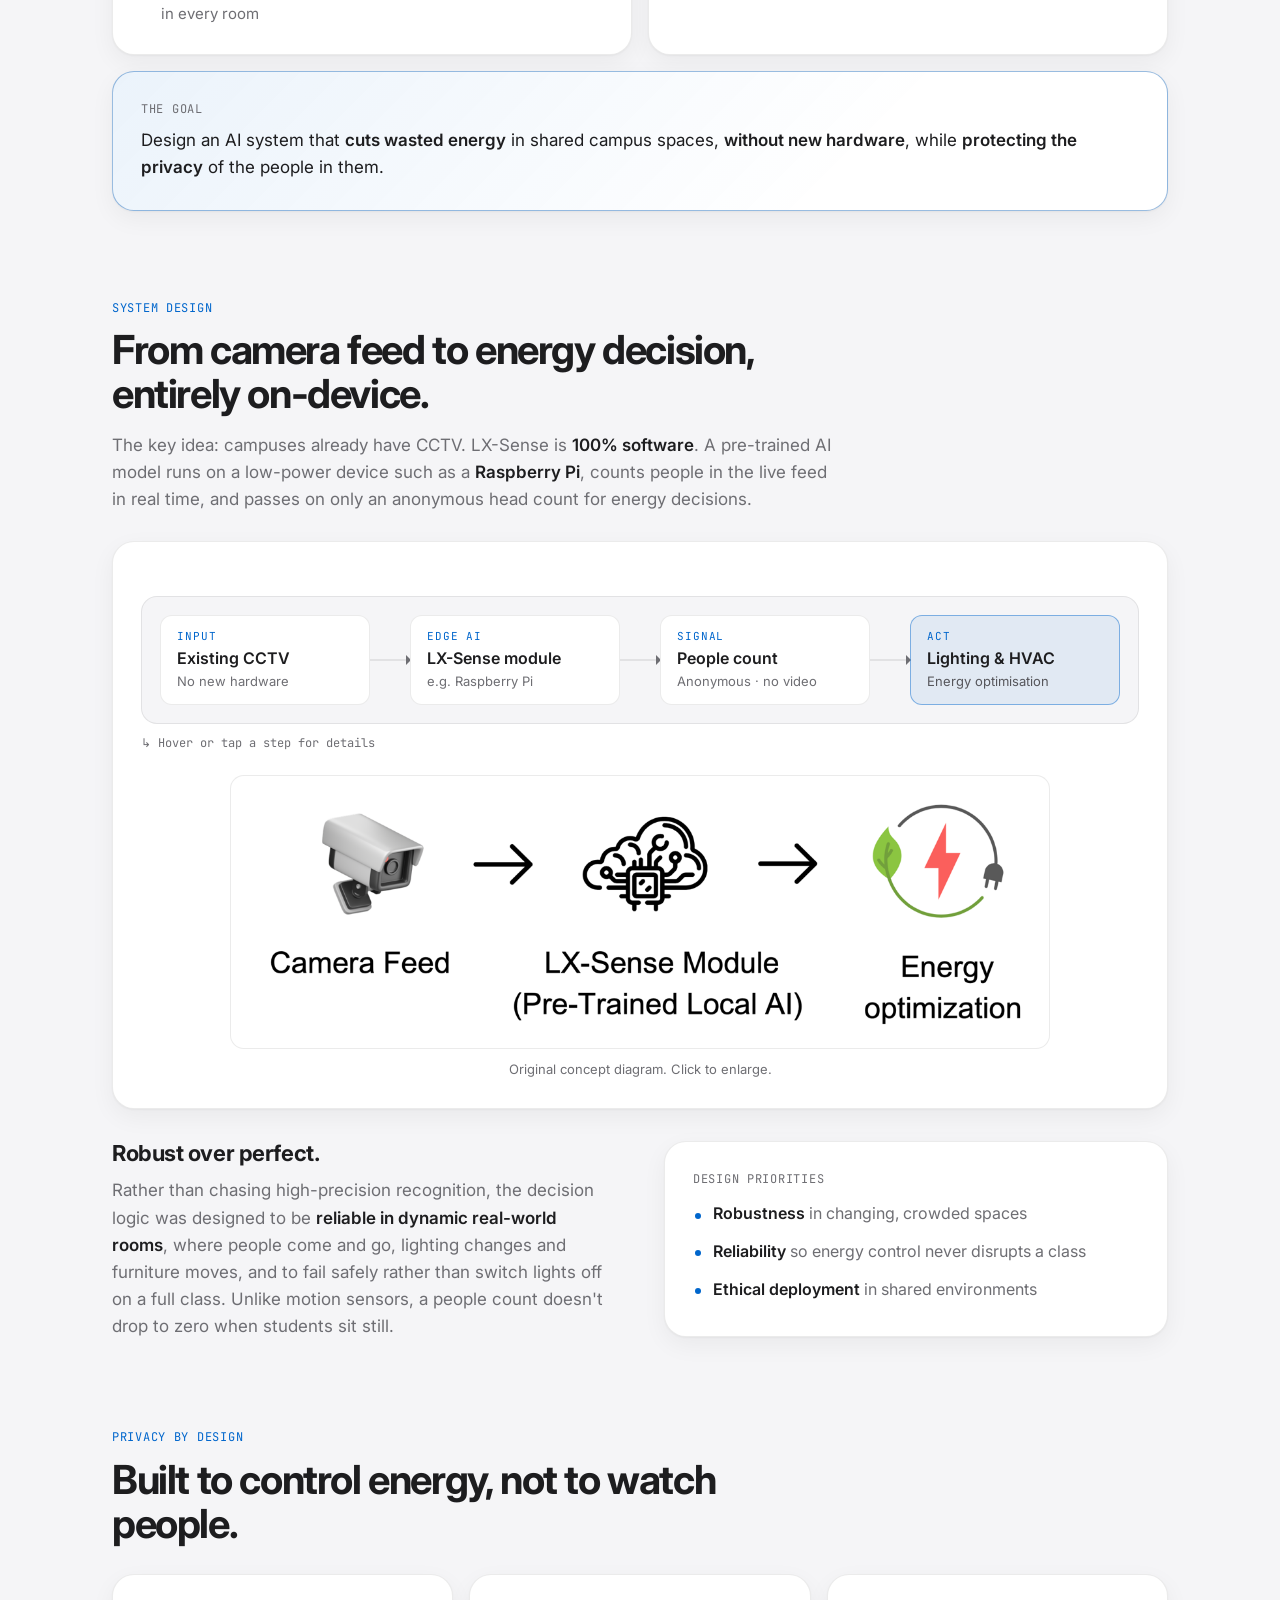
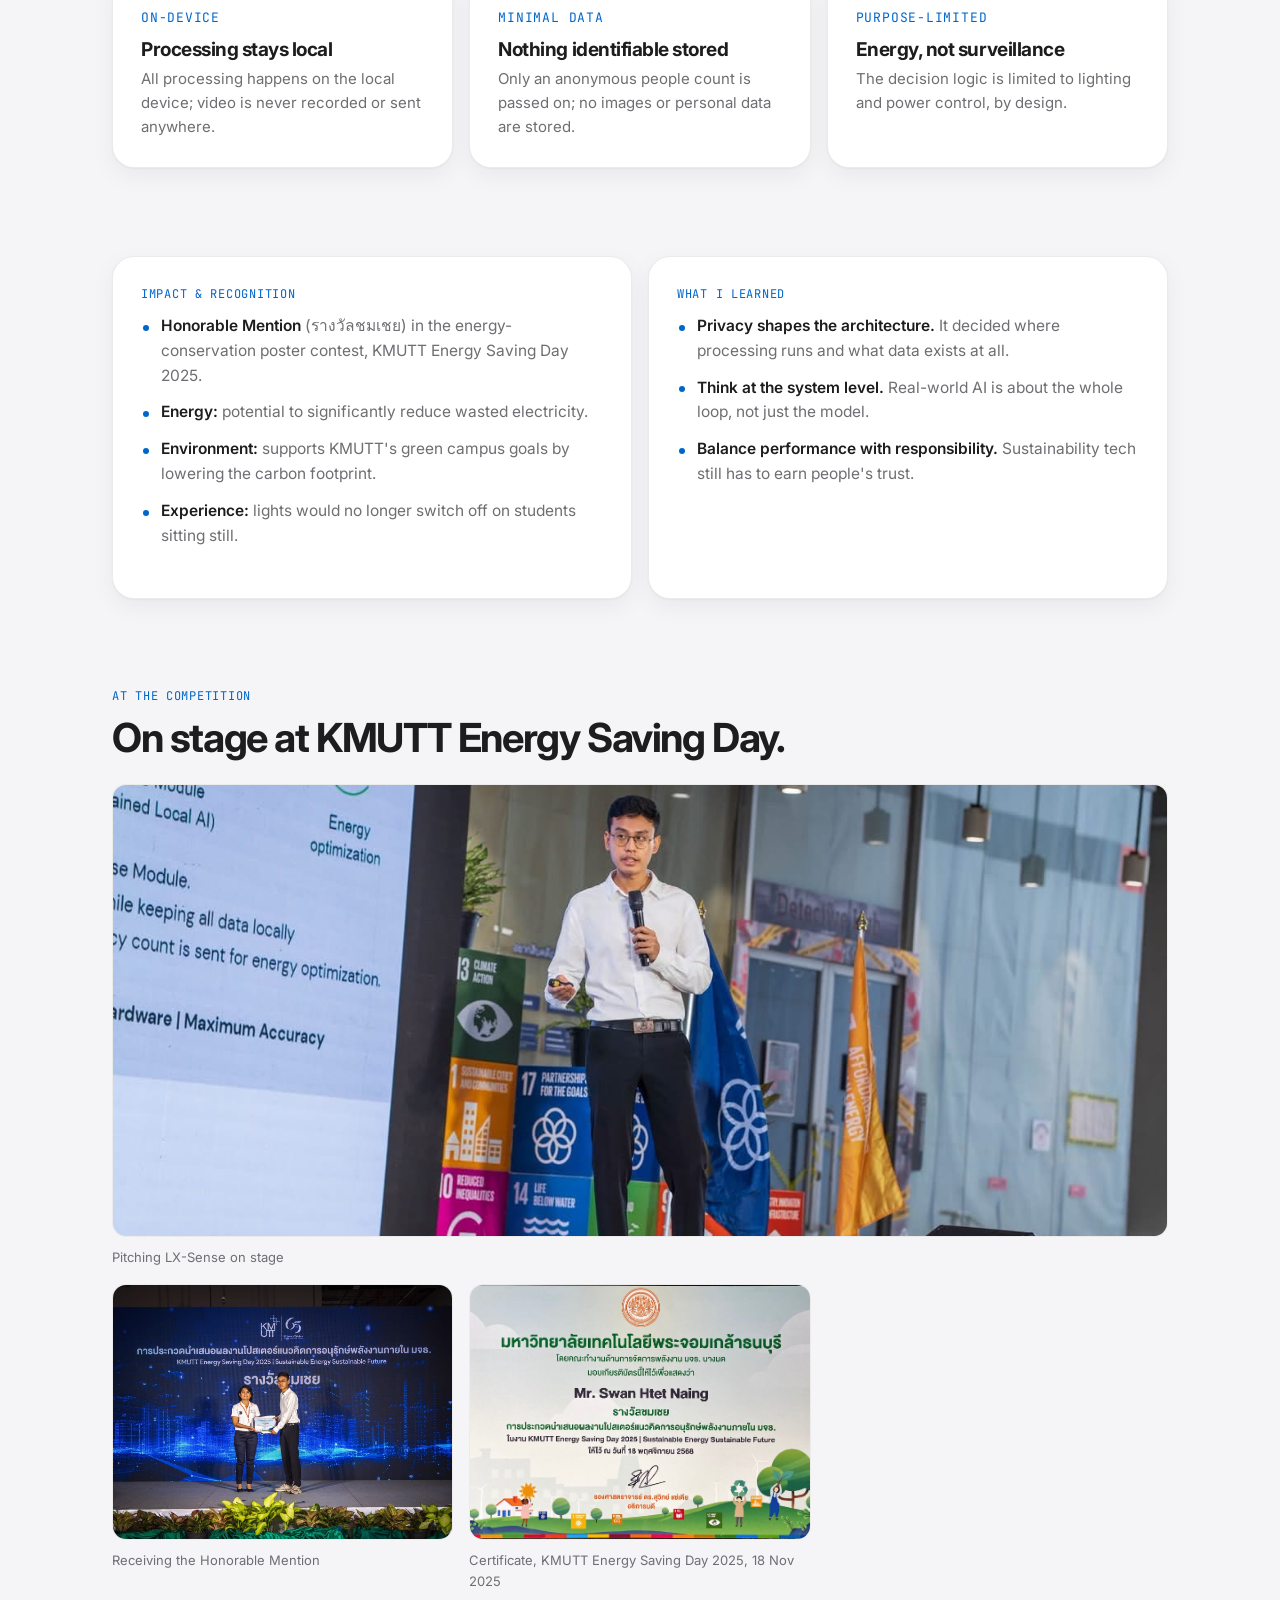
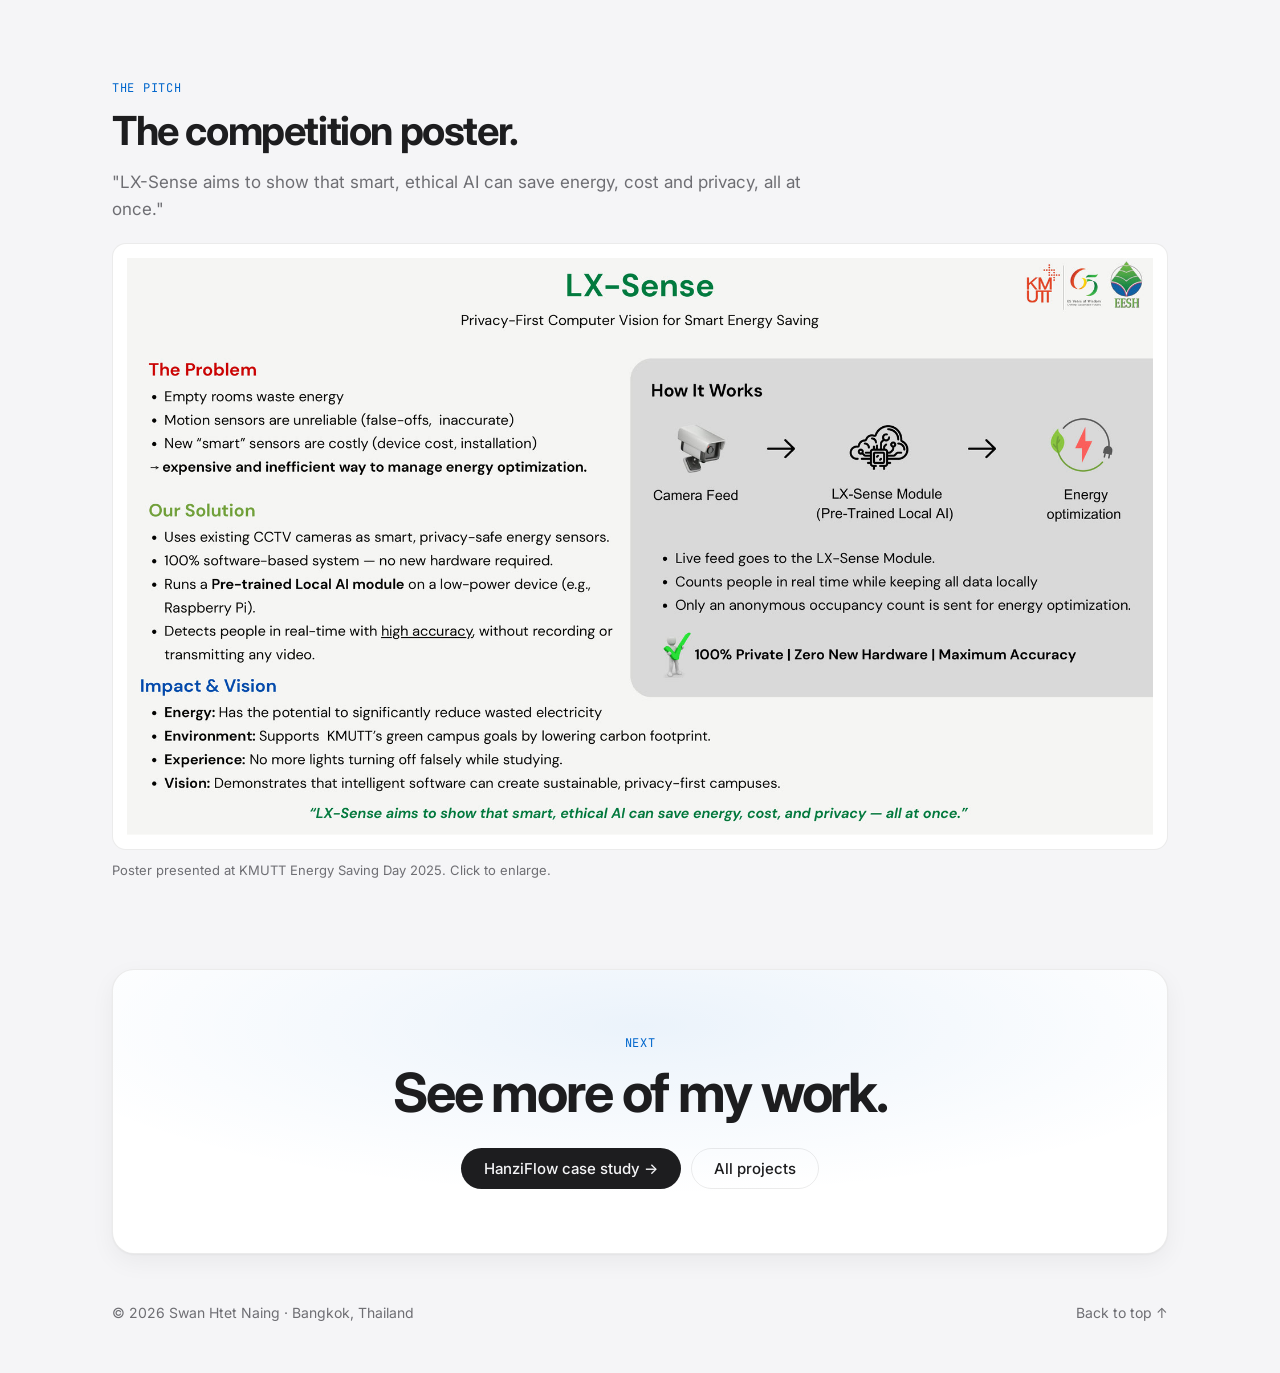
<file: projects/lx-sense.html>
<!doctype html>
<html lang="en">
<head>
  <meta charset="utf-8" />
  <meta name="viewport" content="width=device-width, initial-scale=1" />
  <title>LX-Sense case study — Swan Htet Naing</title>
  <meta name="description" content="Case study: LX-Sense, a privacy-first design that detects room occupancy on-device to automate campus lighting and cooling. Honorable Mention, KMUTT 2025." />
  <meta property="og:type" content="article" />
  <meta property="og:title" content="LX-Sense — privacy-first computer vision for energy saving (design concept)" />
  <meta property="og:description" content="Award-winning design: on-device occupancy detection that switches off lighting and cooling in empty rooms, without storing anyone's image." />
  <meta property="og:url" content="https://shn047.github.io/projects/lx-sense.html" />
  <meta property="og:site_name" content="Swan Htet Naing" />
  <meta property="og:image" content="https://shn047.github.io/assets/lxsense.png" />
  <meta property="og:image:alt" content="LX-Sense — privacy-first computer vision for energy saving (design concept)" />
  <meta name="twitter:card" content="summary_large_image" />
  <meta name="twitter:title" content="LX-Sense — privacy-first computer vision for energy saving (design concept)" />
  <meta name="twitter:description" content="Award-winning design: on-device occupancy detection that switches off lighting and cooling in empty rooms, without storing anyone's image." />
  <meta name="twitter:image" content="https://shn047.github.io/assets/lxsense.png" />
  <link rel="canonical" href="https://shn047.github.io/projects/lx-sense.html" />
  

  <link rel="icon" href="data:image/svg+xml,<svg xmlns='http://www.w3.org/2000/svg' viewBox='0 0 64 64'><rect width='64' height='64' rx='14' fill='%231d1d1f'/><text x='50%' y='54%' font-family='Helvetica,Arial' font-weight='700' font-size='28' fill='white' text-anchor='middle' dominant-baseline='middle'>SN</text></svg>" />
  <link rel="apple-touch-icon" href="../assets/apple-touch-icon.png" />
  <link rel="preconnect" href="https://fonts.googleapis.com" />
  <link rel="preconnect" href="https://fonts.gstatic.com" crossorigin />
  <link href="https://fonts.googleapis.com/css2?family=Inter:wght@400;500;600;700;800&family=JetBrains+Mono:wght@400;500&display=swap" rel="stylesheet" />
  <link rel="stylesheet" href="../styles.css?v=20261111q" />
  <script>
    try { var t = localStorage.getItem('theme'); document.documentElement.dataset.theme = t || 'light'; } catch (e) { document.documentElement.dataset.theme = 'light'; }
  </script>
</head>
<body>

  <header class="nav">
    <div class="nav__inner container">
      <a href="../index.html" class="nav__brand">Swan Htet Naing</a>
      <nav class="nav__links" id="navLinks" aria-label="Sections">
        <a href="#overview">Overview</a>
        <a href="#problem">Problem</a>
        <a href="#design">Design</a>
        <a href="#privacy">Privacy</a>
        <a href="#learnings">Learnings</a>
      </nav>
      <div class="nav__actions">
        <button type="button" class="icon-btn" id="themeToggle" aria-label="Toggle dark mode">
          <svg class="i-sun" viewBox="0 0 24 24" width="18" height="18" fill="none" stroke="currentColor" stroke-width="2" stroke-linecap="round"><circle cx="12" cy="12" r="4"/><path d="M12 2v2M12 20v2M4.9 4.9l1.4 1.4M17.7 17.7l1.4 1.4M2 12h2M20 12h2M4.9 19.1l1.4-1.4M17.7 6.3l1.4-1.4"/></svg>
          <svg class="i-moon" viewBox="0 0 24 24" width="18" height="18" fill="none" stroke="currentColor" stroke-width="2" stroke-linecap="round"><path d="M21 12.8A9 9 0 1 1 11.2 3a7 7 0 0 0 9.8 9.8z"/></svg>
        </button>
        <a href="../assets/resume.pdf" class="btn btn--small" download>Resume</a>
        <button type="button" class="icon-btn nav__toggle" id="menuToggle" aria-label="Open menu" aria-expanded="false" aria-controls="navLinks">
          <span class="bars" aria-hidden="true"><span></span><span></span></span>
        </button>
      </div>
    </div>
    <div class="progress" aria-hidden="true"></div>
  </header>

  <main class="cs">

    <!-- ───────── Hero ───────── -->
    <section class="container cs-hero" id="overview">
      <a class="cs-back" href="../index.html#projects">← All projects</a>
      <p class="tag">System design · Computer Vision · Energy</p>
      <h1>LX-Sense <span class="h3-sub cs-h1-sub">· Privacy-first vision for energy saving</span></h1>
      <p class="cs-lead">A software-only system designed to turn a campus's existing CCTV cameras into privacy-safe occupancy sensors, so lighting and cooling switch off in empty rooms, without recording or sending any video.</p>
      <p class="cs-concept"><span>Design concept</span>A competition entry: research, system design and projected impact, pitched to judges. Not a built product.</p>

      <dl class="cs-facts">
        <div><dt>Competition</dt><dd>KMUTT Energy Saving Day 2025 · energy-conservation poster contest</dd></div>
        <div><dt>Award</dt><dd>Honorable Mention</dd></div>
        <div><dt>My role</dt><dd>Literature review · detection approach design · pitch</dd></div>
        <div><dt>Focus</dt><dd>People counting · edge AI on low-power devices · privacy by design</dd></div>
      </dl>
    </section>

    <!-- ───────── Hero visual ───────── -->
    <section class="container cs-demo">
      <div class="demo-stage">
        <div class="cs-room" aria-label="Illustration: an occupied room keeps lights on, an empty room switches them off">
          <div class="cs-room__panel cs-room__panel--on">
            <span class="cs-room__light" aria-hidden="true"></span>
            <div class="cs-room__people" aria-hidden="true"><i></i><i></i><i></i></div>
            <p class="cs-room__k">Room occupied</p>
            <p class="cs-room__v">Lights &amp; AC <b>on</b></p>
          </div>
          <div class="cs-room__arrow" aria-hidden="true">
            <span>LX-Sense</span>
            <small>on-device AI</small>
          </div>
          <div class="cs-room__panel cs-room__panel--off">
            <span class="cs-room__light" aria-hidden="true"></span>
            <div class="cs-room__people" aria-hidden="true"></div>
            <p class="cs-room__k">Room empty</p>
            <p class="cs-room__v">Lights &amp; AC <b>off</b></p>
          </div>
        </div>
        <p class="cs-ecg__note mono cs-room__note">Illustration of the concept</p>
      </div>
    </section>

    <!-- ───────── Summary ───────── -->
    <section class="container cs-section cs-section--tight">
      <div class="cs-glance">
        <article class="card">
          <p class="label">Who it's for</p>
          <p>Campus facilities teams paying to light and cool rooms nobody is using.</p>
        </article>
        <article class="card">
          <p class="label">What we designed</p>
          <p>A pre-trained local AI module that reuses existing CCTV to count people and drive lighting and HVAC. <strong>No new hardware, no video stored.</strong></p>
        </article>
        <article class="card">
          <p class="label">Result</p>
          <p><span class="metric">Honorable Mention</span> in the KMUTT Energy Saving Day 2025 poster contest.</p>
        </article>
      </div>
    </section>

    <!-- ───────── Problem ───────── -->
    <section class="container cs-section" id="problem">
      <div class="cs-prose">
        <p class="kicker">The challenge</p>
        <h2>Saving energy without watching people.</h2>
      </div>
      <div class="cs-problems">
        <article class="card cs-problem">
          <p class="cs-problem__n">Problem 1 · Energy</p>
          <h3>Empty rooms waste power.</h3>
          <p>Lights and air-conditioning keep running in rooms nobody is using, and today's fixes fall short:</p>
          <ul class="bullets">
            <li><strong>Motion sensors are unreliable:</strong> they switch lights off on people sitting still while studying</li>
            <li><strong>New "smart" sensors are costly:</strong> device cost plus installation in every room</li>
          </ul>
        </article>
        <article class="card cs-problem">
          <p class="cs-problem__n">Problem 2 · Privacy</p>
          <h3>Cameras feel like surveillance.</h3>
          <p>Cameras can see occupancy well, but putting them in classrooms raises serious privacy concerns. A solution has to save energy without becoming a monitoring system.</p>
        </article>
      </div>
      <div class="card cs-goal">
        <p class="label">The goal</p>
        <p>Design an AI system that <strong>cuts wasted energy</strong> in shared campus spaces, <strong>without new hardware</strong>, while <strong>protecting the privacy</strong> of the people in them.</p>
      </div>
    </section>

    <!-- ───────── Design ───────── -->
    <section class="container cs-section" id="design">
      <div class="cs-prose">
        <p class="kicker">System design</p>
        <h2>From camera feed to energy decision, entirely on-device.</h2>
        <p>The key idea: campuses already have CCTV. LX-Sense is <strong>100% software</strong>. A pre-trained AI model runs on a low-power device such as a <strong>Raspberry Pi</strong>, counts people in the live feed in real time, and passes on only an anonymous head count for energy decisions.</p>
      </div>

      <div class="card cs-arch">
        <div class="pipeline" aria-label="Camera feed to on-device LX-Sense module to occupancy signal to lighting and HVAC control">
          <div class="node" tabindex="0"><span class="node__k">Input</span><span class="node__v">Existing CCTV</span><span class="node__s">No new hardware</span><span class="node__tip" role="tooltip">Reuses the cameras already installed on campus; the live feed goes only to the local module, never to the cloud.</span></div>
          <span class="arrow" aria-hidden="true"></span>
          <div class="node" tabindex="0"><span class="node__k">Edge AI</span><span class="node__v">LX-Sense module</span><span class="node__s">e.g. Raspberry Pi</span><span class="node__tip" role="tooltip">A pre-trained computer vision model on a low-power local device detects and counts people in real time.</span></div>
          <span class="arrow" aria-hidden="true"></span>
          <div class="node" tabindex="0"><span class="node__k">Signal</span><span class="node__v">People count</span><span class="node__s">Anonymous · no video</span><span class="node__tip" role="tooltip">Only an anonymous occupancy count leaves the module; no video is recorded or transmitted.</span></div>
          <span class="arrow" aria-hidden="true"></span>
          <div class="node node--accent" tabindex="0"><span class="node__k">Act</span><span class="node__v">Lighting &amp; HVAC</span><span class="node__s">Energy optimisation</span><span class="node__tip" role="tooltip">Decision logic dims lights or adjusts cooling when a room is empty.</span></div>
        </div>
        <p class="pipeline__hint mono muted">↳ Hover or tap a step for details</p>
        <figure class="cs-figure">
          <button class="cs-figure__img" type="button" data-image="../assets/lxsense.png" data-caption="LX-Sense concept: camera feed → LX-Sense module (pre-trained local AI) → energy optimisation">
            <img src="../assets/lxsense.png" alt="Concept diagram: camera feed, then LX-Sense module running pre-trained local AI, then energy optimisation" loading="lazy" />
          </button>
          <figcaption>Original concept diagram. Click to enlarge.</figcaption>
        </figure>
      </div>

      <div class="cs-split cs-split--gap">
        <div class="cs-prose">
          <h3 class="cs-h3">Robust over perfect.</h3>
          <p>Rather than chasing high-precision recognition, the decision logic was designed to be <strong>reliable in dynamic real-world rooms</strong>, where people come and go, lighting changes and furniture moves, and to fail safely rather than switch lights off on a full class. Unlike motion sensors, a people count doesn't drop to zero when students sit still.</p>
        </div>
        <div class="card cs-checks">
          <p class="label">Design priorities</p>
          <ul class="bullets">
            <li><strong>Robustness</strong> in changing, crowded spaces</li>
            <li><strong>Reliability</strong> so energy control never disrupts a class</li>
            <li><strong>Ethical deployment</strong> in shared environments</li>
          </ul>
        </div>
      </div>
    </section>

    <!-- ───────── Privacy ───────── -->
    <section class="container cs-section" id="privacy">
      <div class="cs-prose">
        <p class="kicker">Privacy by design</p>
        <h2>Built to control energy, not to watch people.</h2>
      </div>
      <ol class="cs-steps">
        <li class="card"><span class="cs-steps__n">On-device</span><h3>Processing stays local</h3><p>All processing happens on the local device; video is never recorded or sent anywhere.</p></li>
        <li class="card"><span class="cs-steps__n">Minimal data</span><h3>Nothing identifiable stored</h3><p>Only an anonymous people count is passed on; no images or personal data are stored.</p></li>
        <li class="card"><span class="cs-steps__n">Purpose-limited</span><h3>Energy, not surveillance</h3><p>The decision logic is limited to lighting and power control, by design.</p></li>
      </ol>
    </section>

    <!-- ───────── Impact & learnings ───────── -->
    <section class="container cs-section" id="learnings">
      <div class="cs-two">
        <article class="card">
          <p class="kicker">Impact &amp; recognition</p>
          <ul class="bullets">
            <li><strong>Honorable Mention</strong> (รางวัลชมเชย) in the energy-conservation poster contest, KMUTT Energy Saving Day 2025.</li>
            <li><strong>Energy:</strong> potential to significantly reduce wasted electricity.</li>
            <li><strong>Environment:</strong> supports KMUTT's green campus goals by lowering the carbon footprint.</li>
            <li><strong>Experience:</strong> lights would no longer switch off on students sitting still.</li>
          </ul>
        </article>
        <article class="card">
          <p class="kicker">What I learned</p>
          <ul class="bullets">
            <li><strong>Privacy shapes the architecture.</strong> It decided where processing runs and what data exists at all.</li>
            <li><strong>Think at the system level.</strong> Real-world AI is about the whole loop, not just the model.</li>
            <li><strong>Balance performance with responsibility.</strong> Sustainability tech still has to earn people's trust.</li>
          </ul>
        </article>
      </div>
    </section>

    <!-- ───────── At the competition ───────── -->
    <section class="container cs-section" id="recognition">
      <div class="cs-prose">
        <p class="kicker">At the competition</p>
        <h2>On stage at KMUTT Energy Saving Day.</h2>
      </div>
      <div class="gal">
        <figure class="cs-figure gal__item gal__item--wide">
          <button class="cs-figure__img" type="button" data-image="../assets/awards/eesh-pitch.jpg" data-caption="Pitching LX-Sense on stage">
            <img src="../assets/awards/eesh-pitch.jpg" alt="Pitching LX-Sense on stage" loading="lazy" />
          </button>
          <figcaption>Pitching LX-Sense on stage</figcaption>
        </figure>
        <figure class="cs-figure gal__item">
          <button class="cs-figure__img" type="button" data-image="../assets/awards/eesh-handover.jpg" data-caption="Receiving the Honorable Mention">
            <img src="../assets/awards/eesh-handover.jpg" alt="Receiving the Honorable Mention" loading="lazy" />
          </button>
          <figcaption>Receiving the Honorable Mention</figcaption>
        </figure>
        <figure class="cs-figure gal__item">
          <button class="cs-figure__img" type="button" data-image="../assets/awards/eesh-certificate.jpg" data-caption="Certificate, KMUTT Energy Saving Day 2025, 18 Nov 2025">
            <img src="../assets/awards/eesh-certificate.jpg" alt="Certificate, KMUTT Energy Saving Day 2025, 18 Nov 2025" loading="lazy" />
          </button>
          <figcaption>Certificate, KMUTT Energy Saving Day 2025, 18 Nov 2025</figcaption>
        </figure>
      </div>
    </section>

    <!-- ───────── Poster ───────── -->
    <section class="container cs-section">
      <div class="cs-prose">
        <p class="kicker">The pitch</p>
        <h2>The competition poster.</h2>
        <p>"LX-Sense aims to show that smart, ethical AI can save energy, cost and privacy, all at once."</p>
      </div>
      <figure class="cs-figure cs-figure--wide">
        <button class="cs-figure__img" type="button" data-image="../assets/lx-sense/poster.jpg" data-caption="LX-Sense poster, KMUTT Energy Saving Day 2025">
          <img src="../assets/lx-sense/poster.jpg" alt="LX-Sense competition poster covering the problem, the solution, how it works and the impact" loading="lazy" />
        </button>
        <figcaption>Poster presented at KMUTT Energy Saving Day 2025. Click to enlarge.</figcaption>
      </figure>
    </section>

    <!-- ───────── Footer CTA ───────── -->
    <section class="container cs-section">
      <div class="contact card cs-next">
        <p class="kicker">Next</p>
        <h2>See more of my work.</h2>
        <div class="cta cta--center">
          <a href="hanziflow.html" class="btn">HanziFlow case study →</a>
          <a href="../index.html#projects" class="btn btn--ghost">All projects</a>
        </div>
      </div>
    </section>

  </main>

  <footer class="footer container">
    <p>© <span id="year">2026</span> Swan Htet Naing · Bangkok, Thailand</p>
    <a href="#overview">Back to top ↑</a>
  </footer>

  <dialog class="video-modal" id="videoModal" aria-label="Demo video">
    <div class="video-modal__inner">
      <button class="icon-btn video-modal__close" type="button" aria-label="Close video">✕</button>
      <video controls playsinline preload="none"></video>
      <p class="video-modal__caption muted"></p>
    </div>
  </dialog>
  <dialog class="video-modal image-modal" id="imageModal" aria-label="Image">
    <div class="video-modal__inner">
      <button class="icon-btn video-modal__close" type="button" aria-label="Close">✕</button>
      <img alt="" />
      <p class="video-modal__caption muted"></p>
    </div>
  </dialog>

  <script src="../script.js?v=20261111a"></script>
</body>
</html>
</file>
<file: styles.css>
/* ───────── Tokens ───────── */
:root {
  --bg: #f5f5f7;
  --surface: #ffffff;
  --surface-2: #fbfbfd;
  --text: #1d1d1f;
  --muted: #6e6e73;
  --border: rgba(0, 0, 0, 0.08);
  --accent: #0066cc;
  --accent-2: #7c3aed;
  --accent-soft: rgba(0, 102, 204, 0.08);
  --metric: #0a7d3f;
  --metric-bg: rgba(10, 125, 63, 0.09);
  --shadow: 0 1px 2px rgba(0,0,0,.04), 0 8px 24px rgba(0,0,0,.05);
  --shadow-hover: 0 2px 4px rgba(0,0,0,.05), 0 18px 40px rgba(0,0,0,.09);
  --nav-bg: rgba(245, 245, 247, 0.72);
  --glow: rgba(0, 113, 227, 0.09);
  --radius: 22px;
  --font: -apple-system, BlinkMacSystemFont, "SF Pro Display", "Inter", "Segoe UI", system-ui, sans-serif;
  --mono: "JetBrains Mono", ui-monospace, SFMono-Regular, Menlo, monospace;
  color-scheme: light;
}

@media (prefers-color-scheme: dark) {
  :root:not([data-theme="light"]) {
    --bg: #000000;
    --surface: #161617;
    --surface-2: #1d1d1f;
    --text: #f5f5f7;
    --muted: #a1a1a6;
    --border: rgba(255, 255, 255, 0.1);
    --accent: #2997ff;
    --accent-2: #a78bfa;
    --accent-soft: rgba(41, 151, 255, 0.12);
    --metric: #4ade80;
    --metric-bg: rgba(74, 222, 128, 0.12);
    --shadow: 0 1px 2px rgba(0,0,0,.4);
    --shadow-hover: 0 18px 40px rgba(0,0,0,.6);
    --nav-bg: rgba(0, 0, 0, 0.7);
    --glow: rgba(41, 151, 255, 0.13);
    color-scheme: dark;
  }
}
:root[data-theme="dark"] {
  --bg: #000000;
  --surface: #161617;
  --surface-2: #1d1d1f;
  --text: #f5f5f7;
  --muted: #a1a1a6;
  --border: rgba(255, 255, 255, 0.1);
  --accent: #2997ff;
  --accent-2: #a78bfa;
  --accent-soft: rgba(41, 151, 255, 0.12);
  --metric: #4ade80;
  --metric-bg: rgba(74, 222, 128, 0.12);
  --shadow: 0 1px 2px rgba(0,0,0,.4);
  --shadow-hover: 0 18px 40px rgba(0,0,0,.6);
  --nav-bg: rgba(0, 0, 0, 0.7);
  --glow: rgba(41, 151, 255, 0.13);
  color-scheme: dark;
}

/* ───────── Base ───────── */
*, *::before, *::after { box-sizing: border-box; }
html { scroll-behavior: smooth; scroll-padding-top: 72px; -webkit-text-size-adjust: 100%; }
body {
  margin: 0;
  background: var(--bg);
  color: var(--text);
  font-family: var(--font);
  font-size: 17px;
  line-height: 1.6;
  -webkit-font-smoothing: antialiased;
  transition: background .3s, color .3s;
}
h1, h2, h3 { margin: 0; letter-spacing: -0.025em; line-height: 1.1; }
p { margin: 0; }
a { color: inherit; text-decoration: none; }
ul { margin: 0; padding: 0; list-style: none; }
strong { font-weight: 600; }
img { max-width: 100%; display: block; }
::selection { background: var(--accent); color: #fff; }
:focus-visible { outline: 2px solid var(--accent); outline-offset: 3px; border-radius: 8px; }

.container { width: 100%; max-width: 1120px; margin: 0 auto; padding: 0 16px; }
@media (min-width: 720px) { .container { padding: 0 32px; } }

.muted { color: var(--muted); }
.mono { font-family: var(--mono); font-size: 13px; }
.label, .kicker {
  font-family: var(--mono);
  font-size: 12px;
  letter-spacing: 0.06em;
  text-transform: uppercase;
  color: var(--muted);
}
.kicker { color: var(--accent); margin-bottom: 10px; }

/* Links left empty (href="") are hidden until you add a URL */
a[href=""] { display: none !important; }

/* ───────── Buttons ───────── */
.btn {
  display: inline-flex; align-items: center; justify-content: center;
  gap: 8px;
  padding: 12px 22px;
  border-radius: 999px;
  background: var(--text);
  color: var(--bg);
  font: 500 15px/1 var(--font);
  border: 1px solid transparent;
  cursor: pointer;
  transition: transform .2s, opacity .2s, background .2s;
  white-space: nowrap;
}
.btn:hover { transform: translateY(-1px); opacity: .88; }
.btn--ghost { background: transparent; color: var(--text); border-color: var(--border); }
.btn--ghost:hover { background: var(--surface); opacity: 1; }
.btn--small { padding: 8px 16px; font-size: 14px; }

.icon-btn {
  display: grid; place-items: center;
  width: 36px; height: 36px;
  border-radius: 50%;
  border: 1px solid var(--border);
  background: transparent;
  color: var(--text);
  cursor: pointer;
}
.icon-btn:hover { background: var(--surface); }
.i-moon { display: none; }
:root[data-theme="dark"] .i-sun { display: none; }
:root[data-theme="dark"] .i-moon { display: block; }
@media (prefers-color-scheme: dark) {
  :root:not([data-theme="light"]) .i-sun { display: none; }
  :root:not([data-theme="light"]) .i-moon { display: block; }
}

/* ───────── Nav ───────── */
.nav {
  position: sticky; top: 0; z-index: 50;
  background: var(--nav-bg);
  backdrop-filter: saturate(180%) blur(20px);
  -webkit-backdrop-filter: saturate(180%) blur(20px);
  border-bottom: 1px solid var(--border);
}
.nav__inner { display: flex; align-items: center; justify-content: space-between; height: 56px; gap: 16px; }
.nav__brand { font-weight: 600; font-size: 15px; letter-spacing: -0.01em; }
.nav__brand { white-space: nowrap; }
@media (max-width: 359px) {
  .nav__brand { font-size: 14px; }
  .nav__inner { gap: 10px; }
  .nav__actions { gap: 6px; }
  .nav .btn--small { padding: 8px 12px; }
}
.nav__links { display: none; gap: 28px; font-size: 14px; }
.nav__links a { color: var(--muted); transition: color .2s; }
.nav__links a:hover, .nav__links a.active { color: var(--text); }
.nav__actions { display: flex; align-items: center; gap: 10px; }
@media (min-width: 860px) { .nav__links { display: flex; } }

/* Mobile menu */
.nav__toggle .bars { position: relative; width: 16px; height: 10px; }
.nav__toggle .bars span {
  position: absolute; left: 0; width: 100%; height: 1.75px; border-radius: 2px;
  background: currentColor;
  transition: transform .3s cubic-bezier(.2,.8,.2,1), top .3s cubic-bezier(.2,.8,.2,1);
}
.nav__toggle .bars span:first-child { top: 0; }
.nav__toggle .bars span:last-child { top: calc(100% - 1.75px); }
.nav.open .nav__toggle .bars span:first-child { top: calc(50% - 0.875px); transform: rotate(45deg); }
.nav.open .nav__toggle .bars span:last-child { top: calc(50% - 0.875px); transform: rotate(-45deg); }

@media (max-width: 859px) {
  .nav.open .nav__links {
    display: flex; flex-direction: column; gap: 0;
    position: absolute; top: 100%; left: 0; right: 0;
    padding: 8px 16px 16px;
    background: var(--bg);
    border-bottom: 1px solid var(--border);
    box-shadow: 0 16px 30px rgba(0,0,0,.12);
    animation: menuIn .25s cubic-bezier(.2,.8,.2,1);
  }
  .nav.open .nav__links a {
    padding: 14px 4px; font-size: 17px; font-weight: 500; color: var(--text);
    border-bottom: 1px solid var(--border);
  }
  .nav.open .nav__links a:last-child { border-bottom: 0; }
  .nav.open .nav__links a.active { color: var(--accent); }
}
@media (min-width: 860px) { .nav__toggle { display: none; } }
@keyframes menuIn { from { opacity: 0; transform: translateY(-8px); } to { opacity: 1; transform: none; } }
@media (prefers-reduced-motion: reduce) { .nav.open .nav__links { animation: none; } }

/* ───────── Cards / Tiles ───────── */
.card, .tile {
  background: var(--surface);
  border: 1px solid var(--border);
  border-radius: var(--radius);
  box-shadow: var(--shadow);
}
.card { position: relative; padding: 28px; transition: transform .3s cubic-bezier(.2,.8,.2,1), box-shadow .3s; }
@media (max-width: 520px) { .card { padding: 22px; } }

/* ───────── Hero bento ───────── */
.hero { padding-top: 28px; }
.bento {
  display: grid;
  gap: 14px;
  grid-template-columns: 1fr;
}
.tile { padding: 24px; position: relative; overflow: hidden; }
.tile .big { font-size: 34px; font-weight: 700; letter-spacing: -0.03em; margin: 6px 0 4px; line-height: 1.1; }
.tile .big--sm { font-size: 26px; }
.tile .muted { font-size: 14px; line-height: 1.45; }

.tile--intro { padding: 36px 28px; display: flex; flex-direction: column; }
.tile--intro > * { position: relative; }
.intro__text { display: flex; flex-direction: column; flex: 1; }
.tile--intro h1 { font-size: clamp(40px, 7vw, 68px); font-weight: 800; letter-spacing: -0.045em; }
.role {
  font-size: clamp(24px, 3.6vw, 34px);
  font-weight: 700;
  letter-spacing: -0.03em;
  margin-top: 6px;
  background: linear-gradient(90deg, var(--accent), var(--accent-2));
  -webkit-background-clip: text; background-clip: text; color: transparent;
  width: fit-content;
}
.tagline { color: var(--muted); font-size: 18px; max-width: 34ch; margin-top: 14px; }
.cta { display: flex; flex-wrap: wrap; gap: 10px; margin-top: 26px; }
.cta--center { justify-content: center; }
.cta__icons { display: flex; gap: 10px; } /* GitHub + LinkedIn always wrap together */

.eyebrow {
  display: inline-flex; align-items: center; gap: 8px;
  font-size: 13px; font-weight: 500;
  padding: 6px 12px; border-radius: 999px;
  background: var(--metric-bg); color: var(--metric);
  width: fit-content;
}
.pills { display: flex; flex-wrap: wrap; gap: 8px; margin-bottom: auto; }
.pill-loc {
  display: inline-flex; align-items: center; gap: 6px;
  font-size: 13px; font-weight: 500; color: var(--muted);
  padding: 6px 12px; border-radius: 999px;
  border: 1px solid var(--border);
}
.pill-loc::before {
  content: ""; width: 10px; height: 10px; flex: none;
  background: currentColor;
  -webkit-mask: url("data:image/svg+xml,%3Csvg xmlns='http://www.w3.org/2000/svg' viewBox='0 0 24 24'%3E%3Cpath d='M12 2a7 7 0 0 0-7 7c0 5.25 7 13 7 13s7-7.75 7-13a7 7 0 0 0-7-7Zm0 9.5A2.5 2.5 0 1 1 12 6.5a2.5 2.5 0 0 1 0 5Z'/%3E%3C/svg%3E") center / contain no-repeat;
          mask: url("data:image/svg+xml,%3Csvg xmlns='http://www.w3.org/2000/svg' viewBox='0 0 24 24'%3E%3Cpath d='M12 2a7 7 0 0 0-7 7c0 5.25 7 13 7 13s7-7.75 7-13a7 7 0 0 0-7-7Zm0 9.5A2.5 2.5 0 1 1 12 6.5a2.5 2.5 0 0 1 0 5Z'/%3E%3C/svg%3E") center / contain no-repeat;
}
.tile--link { display: block; color: inherit; }
.tile__arrow {
  position: absolute; top: 20px; right: 22px;
  font-size: 18px; color: var(--muted);
  transition: transform .3s, color .3s;
}
.tile--link:hover .tile__arrow { color: var(--accent); transform: translate(2px, -2px); }
.pulse { width: 8px; height: 8px; border-radius: 50%; background: currentColor; box-shadow: 0 0 0 0 currentColor; animation: pulse 2s infinite; }
@keyframes pulse { 0% { box-shadow: 0 0 0 0 color-mix(in srgb, currentColor 50%, transparent); } 70%,100% { box-shadow: 0 0 0 8px transparent; } }

/* Photo: transparent cut-out standing on the bottom edge of the intro tile */
.intro__photo {
  order: -1;
  height: 300px;
  margin: -36px -28px 20px;
  overflow: hidden;
  border-radius: var(--radius) var(--radius) 0 0;
}
.intro__glow {
  position: absolute; left: 50%; bottom: -30%;
  width: 120%; aspect-ratio: 1; transform: translateX(-50%);
  border-radius: 50%;
  background: radial-gradient(closest-side, color-mix(in srgb, var(--accent) 55%, transparent), color-mix(in srgb, var(--accent-2) 30%, transparent) 55%, transparent 75%);
  filter: blur(10px);
  opacity: .75;
}
.intro__photo img {
  position: absolute; z-index: 1;
  left: 50%; bottom: 0;
  height: 96%; width: auto; max-width: none;
  transform: translateX(-50%);
  transform-origin: 50% 100%;
  -webkit-mask-image: linear-gradient(to bottom, #000 82%, transparent 100%);
  mask-image: linear-gradient(to bottom, #000 82%, transparent 100%);
  transition: transform .6s cubic-bezier(.2,.8,.2,1);
}
.tile--intro:hover .intro__photo img { transform: translateX(-50%) scale(1.025); }
.initials {
  display: none; position: absolute; inset: 0; place-items: center;
  font-size: 84px; font-weight: 800; letter-spacing: -0.05em; color: var(--accent);
}
.intro__photo.no-photo .initials { display: grid; }

@media (min-width: 760px) {
  .tile--intro { display: grid; grid-template-columns: 1.25fr 1fr; gap: 24px; padding: 44px; min-height: 480px; }
  .intro__photo { order: 0; height: auto; margin: -44px -44px -44px 0; border-radius: 0 var(--radius) var(--radius) 0; }
  .intro__photo img { height: 94%; }
  .intro__glow { bottom: -35%; width: 115%; }
}

.tile--stack .chips { margin-top: 12px; }

@media (min-width: 640px) {
  .bento { grid-template-columns: repeat(2, 1fr); }
  .tile--intro, .tile--stack, .tile--edu { grid-column: span 2; }
}
@media (min-width: 980px) {
  .bento { grid-template-columns: repeat(3, 1fr); }
  .tile--edu { grid-column: auto; }
  .tile--intro, .tile--stack { grid-column: 1 / -1; }
}

/* Stats strip */
.stats {
  display: grid; grid-template-columns: repeat(2, 1fr);
  margin-top: 14px;
  background: var(--surface);
  border: 1px solid var(--border);
  border-radius: var(--radius);
  box-shadow: var(--shadow);
}
.stats li { padding: 20px 22px; display: flex; flex-direction: column; gap: 2px; }
.stats li:nth-child(odd) { border-right: 1px solid var(--border); }
.stats li:nth-child(-n+2) { border-bottom: 1px solid var(--border); }
.stats strong { font-size: 30px; font-weight: 700; letter-spacing: -0.03em; line-height: 1.1; }
.stats span { font-size: 13px; color: var(--muted); }
@media (min-width: 780px) {
  .stats { grid-template-columns: repeat(4, 1fr); }
  .stats li { border-bottom: 0 !important; border-right: 1px solid var(--border); }
  .stats li:last-child { border-right: 0; }
}

/* ───────── Chips ───────── */
.chips { display: flex; flex-wrap: wrap; gap: 8px; }
.chips li {
  font-size: 14px; font-weight: 500;
  padding: 6px 12px; border-radius: 999px;
  background: var(--bg); border: 1px solid var(--border);
}
.chips--sm li { font-size: 12.5px; padding: 4px 10px; font-family: var(--mono); font-weight: 400; color: var(--muted); }

/* ───────── Sections ───────── */
.section { padding-top: 110px; }
.section__head { margin-bottom: 32px; }
.section__head h2 { font-size: clamp(32px, 5vw, 48px); font-weight: 700; letter-spacing: -0.035em; }
.section__head .muted { margin-top: 10px; }

/* About */
.about { max-width: 760px; display: grid; gap: 18px; font-size: 19px; color: var(--muted); }
.about strong { color: var(--text); }
.facts { display: grid; gap: 0; margin: 12px 0 0; border-top: 1px solid var(--border); font-size: 16px; }
.facts div { display: grid; grid-template-columns: 1fr; gap: 2px; padding: 14px 0; border-bottom: 1px solid var(--border); }
.facts dt { font-family: var(--mono); font-size: 12px; text-transform: uppercase; letter-spacing: .06em; }
.facts dd { margin: 0; color: var(--text); }
@media (min-width: 600px) { .facts div { grid-template-columns: 140px 1fr; align-items: baseline; } }

/* Experience */
.exp__head { display: flex; flex-wrap: wrap; justify-content: space-between; align-items: baseline; gap: 8px 20px; }
.exp__head h3 { font-size: 22px; font-weight: 700; }
.exp__org { color: var(--muted); margin-top: 4px; }

.pipeline {
  display: flex; flex-direction: column; align-items: stretch;
  gap: 0; margin: 26px 0;
  padding: 18px;
  border-radius: 16px;
  background: var(--bg);
  border: 1px solid var(--border);
}
.node {
  display: flex; flex-direction: column;
  padding: 12px 16px;
  border-radius: 12px;
  background: var(--surface);
  border: 1px solid var(--border);
  flex: 1;
}
.node--accent { border-color: color-mix(in srgb, var(--accent) 45%, transparent); background: var(--accent-soft); }
.node__k { font-family: var(--mono); font-size: 11px; text-transform: uppercase; letter-spacing: .08em; color: var(--accent); }
.node__v { font-weight: 600; font-size: 16px; }
.node__s { font-size: 13px; color: var(--muted); }
.arrow { align-self: center; width: 2px; height: 30px; background: var(--border); position: relative; }
.arrow::after {
  content: ""; position: absolute; left: 50%; bottom: -1px; transform: translateX(-50%);
  border: 5px solid transparent; border-top-color: var(--muted); border-bottom: 0;
}
@media (min-width: 820px) {
  .pipeline { flex-direction: row; align-items: center; }
  .arrow { width: 40px; height: 2px; flex: none; }
  .arrow::after { left: auto; right: -1px; bottom: auto; top: 50%; transform: translateY(-50%); border: 5px solid transparent; border-left-color: var(--muted); border-right: 0; }
}

.bullets { display: grid; gap: 12px; margin-bottom: 22px; }
.bullets li { position: relative; padding-left: 20px; color: var(--muted); font-size: 16px; }
.bullets li strong { color: var(--text); font-weight: 600; }
.bullets li::before { content: ""; position: absolute; left: 2px; top: .7em; width: 6px; height: 6px; border-radius: 50%; background: var(--accent); }

/* Projects */
.projects { display: grid; gap: 16px; }
@media (min-width: 860px) { .projects { grid-template-columns: repeat(2, minmax(0, 1fr)); } }
.project { display: flex; flex-direction: column; gap: 16px; }
.project:hover, .skill:hover { transform: translateY(-4px); box-shadow: var(--shadow-hover); }
.project__top { display: flex; flex-wrap: wrap; justify-content: space-between; gap: 8px; align-items: center; }
.tag { font-family: var(--mono); font-size: 12px; color: var(--accent); text-transform: uppercase; letter-spacing: .06em; }
.badge { font-size: 12.5px; font-weight: 500; padding: 4px 10px; border-radius: 999px; background: var(--bg); border: 1px solid var(--border); }
.project h3 { font-size: 26px; font-weight: 700; }
.par { display: grid; gap: 12px; margin: 0; }
.par div { display: grid; gap: 2px; }
.par dt { font-family: var(--mono); font-size: 11px; letter-spacing: .08em; text-transform: uppercase; color: var(--muted); }
.par dd { margin: 0; font-size: 15.5px; line-height: 1.55; }
.metric { display: inline-block; font-weight: 600; color: var(--metric); background: var(--metric-bg); padding: 0 7px; border-radius: 6px; }
.links { display: flex; flex-wrap: wrap; gap: 10px 18px; margin-top: auto; padding-top: 4px; }
.links a, .socials a { font-weight: 500; font-size: 15px; color: var(--accent); }
.links a:hover, .socials a:hover { text-decoration: underline; text-underline-offset: 3px; }

/* Skills */
.skills { display: grid; gap: 16px; }
@media (min-width: 720px) { .skills { grid-template-columns: repeat(2, 1fr); } }
.skill h3 { font-size: 19px; font-weight: 600; margin-bottom: 16px; display: flex; align-items: center; gap: 10px; }
.dot { width: 10px; height: 10px; border-radius: 3px; }
.dot--1 { background: #7c3aed; } .dot--2 { background: #0071e3; } .dot--3 { background: #0d9488; } .dot--4 { background: #f59e0b; }

/* Education */
.edu { display: grid; gap: 16px; }
.edu h3 { font-size: 20px; font-weight: 700; }
.gpa { margin: 16px 0; font-size: 16px; }
.certs { display: grid; gap: 0; margin-top: 18px; border-top: 1px solid var(--border); }
.certs li { display: flex; flex-direction: column; gap: 2px; padding: 14px 0; border-bottom: 1px solid var(--border); font-size: 15.5px; font-weight: 500; }
.certs a:hover { color: var(--accent); }
@media (min-width: 720px) {
  .certs { grid-template-columns: repeat(2, 1fr); column-gap: 32px; }
}

/* Contact */
.contact { text-align: center; padding: 64px 24px; position: relative; overflow: hidden; }
.contact::before {
  content: ""; position: absolute; inset: -40% -10% auto; height: 120%;
  background: radial-gradient(closest-side, var(--accent-soft), transparent);
  pointer-events: none;
}
.contact > * { position: relative; }
.contact h2 { font-size: clamp(32px, 5.5vw, 54px); font-weight: 700; letter-spacing: -0.04em; }
.contact > .muted { max-width: 52ch; margin: 16px auto 0; }
.contact .btn { max-width: 100%; overflow: hidden; text-overflow: ellipsis; }
.socials { display: flex; justify-content: center; flex-wrap: wrap; gap: 24px; margin-top: 28px; }

/* Footer */
.footer { display: flex; flex-wrap: wrap; justify-content: space-between; gap: 12px; padding-top: 48px; padding-bottom: 48px; font-size: 14px; color: var(--muted); }
.footer a:hover { color: var(--text); }

/* ───────── Reveal on scroll ───────── */
/* Spotlight that follows the cursor on cards and tiles */
@media (hover: hover) and (pointer: fine) {
  .tile::after, .card::after {
    content: ""; position: absolute; inset: 0; z-index: 2;
    border-radius: inherit; pointer-events: none;
    background: radial-gradient(420px circle at var(--mx, 50%) var(--my, 50%), var(--glow), transparent 45%);
    opacity: 0; transition: opacity .35s;
  }
  .tile:hover::after, .card:hover::after { opacity: 1; }
}
.js .tile.reveal.in { transition: transform .25s ease-out, opacity .7s ease, box-shadow .3s; will-change: transform; }

.js .reveal { opacity: 0; transform: translateY(18px); transition: opacity .7s ease, transform .7s cubic-bezier(.2,.8,.2,1); }
.js .reveal.in { opacity: 1; transform: none; }
@media (prefers-reduced-motion: reduce) {
  html { scroll-behavior: auto; }
  .arrow::before, .node, .caret { animation: none !important; }
  .js .reveal { opacity: 1; transform: none; transition: none; }
  .pulse { animation: none; }
  .card, .btn { transition: none; }
}

/* ───────── Interactive layer ───────── */

/* Scroll progress */
.nav { position: sticky; }
.progress {
  position: absolute; left: 0; bottom: -1px; height: 2px; width: 100%;
  transform-origin: left; transform: scaleX(var(--p, 0));
  background: linear-gradient(90deg, var(--accent), var(--accent-2));
}

/* Neural network canvas in the hero */
.tile--intro > .neural {
  position: absolute; inset: 0; width: 100%; height: 100%;
  mask-image: radial-gradient(ellipse 110% 120% at 90% 10%, #000 30%, transparent 85%);
  -webkit-mask-image: radial-gradient(ellipse 110% 120% at 90% 10%, #000 30%, transparent 85%);
}

/* Typed "focused on" line */
.focus { margin-top: 10px; font-size: 14px; color: var(--muted); }
.typed { color: var(--text); }
.caret {
  display: inline-block; width: 8px; height: 1.05em; margin-left: 2px;
  vertical-align: -0.15em; background: var(--accent); border-radius: 1px;
  animation: blink 1s steps(1) infinite;
}
@keyframes blink { 50% { opacity: 0; } }

.magnetic { transition: transform .25s cubic-bezier(.2,.8,.2,1), opacity .2s, background .2s; }

/* Animated data pipeline */
.pipeline { margin-bottom: 10px; }
.pipeline__hint { font-size: 12px; margin-bottom: 22px; }
.node { position: relative; cursor: default; outline: none; animation: nodePulse 3.2s infinite; }
.node:nth-of-type(2) { animation-delay: .8s; }
.node:nth-of-type(3) { animation-delay: 1.6s; }
.node:nth-of-type(4) { animation-delay: 2.4s; }
@keyframes nodePulse {
  0%   { border-color: var(--accent); box-shadow: 0 0 0 0 var(--glow), 0 0 18px var(--glow); }
  18%  { border-color: var(--border); box-shadow: 0 0 0 8px transparent; }
  100% { border-color: var(--border); box-shadow: none; }
}
.arrow::before {
  content: ""; position: absolute; z-index: 1;
  width: 7px; height: 7px; border-radius: 50%;
  background: var(--accent); box-shadow: 0 0 10px var(--accent);
  left: 50%; top: 0; transform: translate(-50%, -50%);
  opacity: 0;
  animation: flowY 3.2s linear infinite;
}
.pipeline .arrow:nth-of-type(2)::before { animation-delay: .8s; }
.pipeline .arrow:nth-of-type(3)::before { animation-delay: 1.6s; }
@keyframes flowY {
  0% { top: 0; opacity: 0; } 3% { opacity: 1; }
  23% { opacity: 1; } 25% { top: 100%; opacity: 0; } 100% { top: 100%; opacity: 0; }
}
@keyframes flowX {
  0% { left: 0; opacity: 0; } 3% { opacity: 1; }
  23% { opacity: 1; } 25% { left: 100%; opacity: 0; } 100% { left: 100%; opacity: 0; }
}
@media (min-width: 820px) {
  .arrow::before { top: 50%; left: 0; animation-name: flowX; }
}

.node__tip {
  position: absolute; z-index: 5;
  left: 50%; bottom: calc(100% + 10px);
  width: min(240px, 80vw);
  padding: 10px 12px;
  border-radius: 12px;
  background: var(--text); color: var(--bg);
  font-size: 13px; line-height: 1.45;
  box-shadow: 0 10px 30px rgba(0,0,0,.18);
  opacity: 0; pointer-events: none;
  transform: translate(-50%, 6px);
  transition: opacity .2s, transform .2s;
}
.node__tip::after {
  content: ""; position: absolute; top: 100%; left: 50%; transform: translateX(-50%);
  border: 6px solid transparent; border-top-color: var(--text);
}
.node:hover .node__tip, .node:focus .node__tip { opacity: 1; transform: translate(-50%, 0); }
.node:hover, .node:focus { animation: none; border-color: var(--accent); }

/* ───────── Project media ───────── */
.icon-btn--lg { width: 44px; height: 44px; }
.project__media {
  display: block; position: relative; overflow: hidden;
  aspect-ratio: 16 / 9;
  margin: -8px -8px 4px;
  border-radius: 14px;
  background: var(--bg);
  border: 1px solid var(--border);
}
.project__media img { width: 100%; height: 100%; object-fit: cover; transition: transform .6s cubic-bezier(.2,.8,.2,1); }
.project:hover .project__media img { transform: scale(1.04); }
.project__media--light { background: #fff; }
.project__media--light img { object-fit: contain; padding: 14px; }

.project__lead { font-size: 17px; color: var(--muted); }

/* Featured card: demo video on top, details in two columns below */
.project--featured { display: flex; flex-direction: column; gap: 28px; }
@media (min-width: 860px) { .project--featured { grid-column: 1 / -1; padding: 32px; } }
.project--featured h3 { font-size: 32px; }

.demo-stage {
  margin: -8px -8px 0;
  padding: clamp(14px, 3vw, 36px);
  border-radius: 18px;
  background:
    radial-gradient(120% 90% at 85% 0%, color-mix(in srgb, var(--accent-2) 22%, transparent), transparent 60%),
    radial-gradient(100% 80% at 10% 100%, color-mix(in srgb, var(--accent) 22%, transparent), transparent 60%),
    var(--bg);
  border: 1px solid var(--border);
}
.demo-screen {
  position: relative; display: block; width: 100%;
  aspect-ratio: 16 / 9; padding: 0; overflow: hidden;
  border: 1px solid var(--border); border-radius: 12px;
  background: #000; cursor: pointer;
  box-shadow: 0 24px 60px rgba(0,0,0,.28), 0 2px 6px rgba(0,0,0,.12);
}
.demo-screen video { position: absolute; inset: 0; width: 100%; height: 100%; object-fit: cover; }
.play-big {
  position: absolute; left: 50%; top: 50%; transform: translate(-50%, -50%);
  display: grid; place-items: center;
  width: 76px; height: 76px; border-radius: 50%;
  background: rgba(255,255,255,.92);
  box-shadow: 0 0 0 10px rgba(255,255,255,.22), 0 12px 30px rgba(0,0,0,.35);
  transition: transform .3s cubic-bezier(.2,.8,.2,1), opacity .3s;
}
.play-big__icon { font-size: 24px; color: #000; padding-left: 5px; }
.demo-screen:hover .play-big { transform: translate(-50%, -50%) scale(1.08); }
.demo-screen.previewing .play-big { opacity: 0; }
.demo-screen__meta {
  position: absolute; right: 12px; bottom: 12px;
  padding: 6px 12px; border-radius: 999px;
  background: rgba(0,0,0,.72); color: #fff;
  font-size: 12.5px; font-weight: 500;
  backdrop-filter: blur(8px); -webkit-backdrop-filter: blur(8px);
}

.featured__grid { display: grid; gap: 28px; }
.featured__intro, .featured__details { display: flex; flex-direction: column; gap: 16px; }
@media (min-width: 860px) {
  .featured__grid { grid-template-columns: 1fr 1.1fr; gap: 48px; }
  .featured__details { padding-top: 6px; }
}
.flow {
  font-size: 12.5px; color: var(--muted);
  padding: 10px 12px; border-radius: 10px;
  background: var(--bg); border: 1px dashed var(--border);
}
.flow span { color: var(--accent); padding: 0 4px; }

/* Heartbeat graphic for the heart-sound project */
.project__media--ecg {
  display: grid; place-items: center;
  background-color: var(--bg);
  background-image:
    linear-gradient(var(--border) 1px, transparent 1px),
    linear-gradient(90deg, var(--border) 1px, transparent 1px);
  background-size: 20px 20px;
}
.project__media--ecg svg { position: absolute; inset: 0; width: 100%; height: 100%; }
.ecg {
  fill: none; stroke: #ef4444; stroke-width: 1.6; stroke-linejoin: round; stroke-linecap: round;
  stroke-dasharray: 1000; stroke-dashoffset: 1000;
  animation: ecg 3.2s linear infinite;
  filter: drop-shadow(0 0 4px rgba(239, 68, 68, .45));
}
@keyframes ecg { to { stroke-dashoffset: 0; } }
.ecg__label { position: absolute; left: 12px; bottom: 10px; font-size: 11px; color: var(--muted); }
@media (prefers-reduced-motion: reduce) { .ecg { animation: none; stroke-dashoffset: 0; } }

/* Project grouping + role note */
.projects__divider { grid-column: 1 / -1; padding: 40px 4px 4px; }
.projects__divider .kicker { margin-bottom: 6px; }
.projects__divider .muted { font-size: 15px; }
.role-note {
  display: flex; flex-direction: column; gap: 4px;
  font-size: 14.5px; padding: 10px 14px;
  border-left: 3px solid var(--accent); border-radius: 0 10px 10px 0;
  background: var(--accent-soft);
}
.project--concept .project__media { aspect-ratio: 21 / 9; }

.h3-sub { font-weight: 500; color: var(--muted); letter-spacing: -0.02em; }

/* ───────── Demo video ───────── */
.link-btn {
  font: 500 15px var(--font); color: var(--accent);
  background: none; border: 0; padding: 0; cursor: pointer;
}
.link-btn:hover { text-decoration: underline; text-underline-offset: 3px; }
.link-btn .muted { font-weight: 400; }

.project__media--video { padding: 0; cursor: pointer; font: inherit; color: inherit; width: 100%; }
.project__media--video video {
  position: absolute; inset: 0; width: 100%; height: 100%;
  object-fit: cover; object-position: 84% 50%;
  transition: transform .6s cubic-bezier(.2,.8,.2,1);
}
.project:hover .project__media--video video { transform: scale(1.03); }
.play-badge {
  position: absolute; left: 14px; bottom: 14px; z-index: 1;
  display: inline-flex; align-items: center; gap: 8px;
  padding: 8px 14px 8px 8px; border-radius: 999px;
  background: rgba(0,0,0,.72); color: #fff;
  font-size: 14px; font-weight: 500;
  backdrop-filter: blur(8px); -webkit-backdrop-filter: blur(8px);
  transition: transform .25s, background .25s;
}
.play-badge__icon {
  display: grid; place-items: center; width: 26px; height: 26px; border-radius: 50%;
  background: #fff; color: #000; font-size: 10px; padding-left: 2px;
}
.project__media--video:hover .play-badge { transform: translateY(-2px); background: rgba(0,0,0,.85); }

.video-modal {
  width: min(1100px, calc(100vw - 32px)); max-width: none; max-height: none;
  padding: 0; border: 0; background: transparent; color: var(--text);
}
.video-modal::backdrop { background: rgba(0,0,0,.78); backdrop-filter: blur(6px); -webkit-backdrop-filter: blur(6px); }
.video-modal[open] { animation: modalIn .25s cubic-bezier(.2,.8,.2,1); }
@keyframes modalIn { from { opacity: 0; transform: scale(.97); } to { opacity: 1; transform: none; } }
.video-modal__inner { position: relative; }
.video-modal video {
  display: block; width: 100%; aspect-ratio: 16 / 9;
  border-radius: 16px; background: #000;
  box-shadow: 0 30px 80px rgba(0,0,0,.5);
}
.video-modal__close {
  position: absolute; top: -48px; right: 0;
  background: rgba(255,255,255,.12); color: #fff; border-color: rgba(255,255,255,.2);
}
.video-modal__close:hover { background: rgba(255,255,255,.22); }
.video-modal__caption { margin-top: 14px; font-size: 14px; color: rgba(255,255,255,.75); max-width: 70ch; }
@media (prefers-reduced-motion: reduce) { .video-modal[open] { animation: none; } }
.featured__details .links { margin-top: 4px; }
@media (max-width: 600px) {
  .play-big { width: 56px; height: 56px; box-shadow: 0 0 0 7px rgba(255,255,255,.22), 0 8px 20px rgba(0,0,0,.35); }
  .play-big__icon { font-size: 18px; padding-left: 4px; }
  .demo-screen__meta { right: 8px; bottom: 8px; padding: 4px 9px; font-size: 11px; }
  .demo-screen__meta .long { display: none; }
}
.featured__head { display: flex; flex-direction: column; gap: 10px; }
.featured__head .project__lead { max-width: 62ch; }
.demo-stage { margin-top: -4px; }

/* ───────── Certifications ───────── */
.cert-groups { display: grid; gap: 22px; margin-top: 18px; }
@media (min-width: 900px) { .cert-groups { grid-template-columns: 1fr 1.25fr 1.1fr; gap: 28px; } }
.cert-group .label { padding-bottom: 8px; border-bottom: 1px solid var(--border); }
.cert-list li {
  display: flex; align-items: flex-start; justify-content: space-between; gap: 12px;
  padding: 12px 0; border-bottom: 1px solid var(--border);
}
.cert-list li:last-child { border-bottom: 0; }
.cert__name { font-size: 15px; font-weight: 500; line-height: 1.4; }
.cert__meta { font-size: 13px; color: var(--muted); margin-top: 2px; }
.cert__act { flex: none; font-size: 13.5px; font-weight: 500; color: var(--accent); white-space: nowrap; padding-top: 1px; }
.cert__act:hover { text-decoration: underline; text-underline-offset: 3px; }
.cert__act.link-btn { font-size: 13.5px; }

.image-modal img {
  display: block; width: 100%; height: auto; max-height: 80vh; object-fit: contain;
  border-radius: 12px; background: #fff;
  box-shadow: 0 30px 80px rgba(0,0,0,.5);
}
/* Close button sits inside the frame so the dialog never clips it */
.video-modal__close {
  top: 12px; right: 12px; z-index: 2;
  background: rgba(0,0,0,.55); color: #fff; border-color: rgba(255,255,255,.25);
  backdrop-filter: blur(6px); -webkit-backdrop-filter: blur(6px);
}
.video-modal__close:hover { background: rgba(0,0,0,.75); }
.cert__acts { display: flex; gap: 14px; flex: none; }

/* ───────── Certification cards ───────── */
.certs-block { margin-top: 28px; }
.certs-block__head { display: flex; flex-wrap: wrap; align-items: center; justify-content: space-between; gap: 14px; margin-bottom: 18px; }
.certs-block__head h3 { font-size: 24px; font-weight: 700; }
.cert-filter { display: flex; flex-wrap: wrap; gap: 8px; }
.cert-chip {
  font: 500 14px var(--font); color: var(--muted);
  padding: 7px 14px; border-radius: 999px; cursor: pointer;
  background: var(--surface); border: 1px solid var(--border);
  transition: color .2s, background .2s, border-color .2s;
}
.cert-chip span { opacity: .6; margin-left: 2px; }
.cert-chip:hover { color: var(--text); }
.cert-chip.is-active { background: var(--text); color: var(--bg); border-color: var(--text); }

.cert-grid { display: grid; gap: 16px; grid-template-columns: repeat(auto-fill, minmax(min(100%, 260px), 1fr)); }
@media (min-width: 980px) { .cert-grid { grid-template-columns: repeat(3, minmax(0, 1fr)); } }
.cert-card {
  display: flex; flex-direction: column;
  background: var(--surface); border: 1px solid var(--border);
  border-radius: 18px; overflow: hidden; box-shadow: var(--shadow);
  transition: transform .3s cubic-bezier(.2,.8,.2,1), box-shadow .3s;
}
.cert-card:hover { transform: translateY(-4px); box-shadow: var(--shadow-hover); }
.cert-card[hidden] { display: none; }
.cert-card__thumb {
  display: block; padding: 0; border: 0; cursor: zoom-in;
  aspect-ratio: 16 / 10; overflow: hidden;
  background: #fff; border-bottom: 1px solid var(--border);
}
.cert-card__thumb img { width: 100%; height: 100%; object-fit: cover; object-position: top center; transition: transform .5s cubic-bezier(.2,.8,.2,1); }
.cert-card:hover .cert-card__thumb img { transform: scale(1.04); }
.cert-card__body { display: flex; flex-direction: column; gap: 4px; padding: 16px 18px 18px; flex: 1; }
.cert-card__issuer { display: flex; align-items: center; gap: 8px; font-family: var(--mono); font-size: 11.5px; letter-spacing: .05em; text-transform: uppercase; color: var(--muted); }
.issuer-dot { width: 8px; height: 8px; border-radius: 50%; }
.issuer-dot--nvidia { background: #76b900; }
.issuer-dot--ibm { background: #0f62fe; }
.issuer-dot--kaggle { background: #20beff; }
.cert-card__name { margin: 4px 0 0; font-size: 16.5px; font-weight: 600; line-height: 1.35; letter-spacing: -0.01em; }
.cert-card__meta { font-size: 13.5px; color: var(--muted); }
.cert-card__acts { display: flex; gap: 18px; margin-top: auto; padding-top: 12px; font-size: 14.5px; font-weight: 500; }
.cert-card__acts a, .cert-card__acts .link-btn { color: var(--accent); font-size: 14.5px; }
.cert-card__acts a:hover { text-decoration: underline; text-underline-offset: 3px; }

/* Certification cards without previews: issuer badge + text */
.cert-card { flex-direction: row; align-items: flex-start; gap: 14px; padding: 18px; }
.cert-card__body { padding: 0; gap: 2px; }
.cert-card__mark {
  flex: none; display: grid; place-items: center;
  width: 44px; height: 44px; border-radius: 12px;
  font: 700 13px var(--font); letter-spacing: -0.01em; color: #fff;
}
.cert-card__mark--nvidia { background: #76b900; color: #000; }
.cert-card__mark--ibm { background: #0f62fe; font-size: 12px; }
.cert-card__mark--kaggle { background: #20beff; color: #00263a; font-size: 17px; }
.cert-card__issuer { font-size: 11px; }
.cert-card__name { margin-top: 2px; font-size: 15.5px; }
.cert-card__acts { padding-top: 10px; gap: 16px; }
.cert-card__acts a, .cert-card__acts .link-btn { font-size: 14px; }

/* Photo always fits its column (never crops the arms), standing on the bottom edge */
.intro__photo img {
  left: 0; right: 0; bottom: 0; top: auto;
  width: 100%; height: 96%; max-width: 100%;
  object-fit: contain; object-position: center bottom;
  transform: none; transform-origin: 50% 100%;
}
.tile--intro:hover .intro__photo img { transform: scale(1.025); }
@media (min-width: 760px) { .intro__photo img { height: 94%; } }

/* ───────── Case study pages ───────── */
.cs-hero { padding-top: 56px; }
.cs-back { display: inline-block; font-size: 14px; color: var(--muted); margin-bottom: 28px; }
.cs-back:hover { color: var(--text); }
.cs-hero h1 { font-size: clamp(40px, 7vw, 72px); font-weight: 800; letter-spacing: -0.045em; margin-top: 10px; }
.cs-hero h1 .h3-sub { display: inline-block; }
.cs-lead { font-size: clamp(18px, 2.2vw, 21px); color: var(--muted); max-width: 62ch; margin-top: 16px; line-height: 1.55; }
.cs-facts { display: grid; gap: 0; margin: 32px 0 0; border-top: 1px solid var(--border); }
.cs-facts div { padding: 14px 0; border-bottom: 1px solid var(--border); display: grid; gap: 2px; }
.cs-facts dt { font-family: var(--mono); font-size: 11.5px; letter-spacing: .06em; text-transform: uppercase; color: var(--muted); }
.cs-facts dd { margin: 0; font-size: 15px; }
@media (min-width: 860px) {
  .cs-facts { grid-template-columns: 1.4fr .8fr 1fr 1.6fr; column-gap: 28px; }
}
.cs-demo { margin-top: 40px; }
.cs-demo .demo-stage { margin: 0; }
.cs-section { padding-top: 88px; }
.cs-prose { max-width: 720px; }
.cs-prose h2 { font-size: clamp(28px, 4vw, 40px); font-weight: 700; letter-spacing: -0.035em; margin-bottom: 16px; }
.cs-prose p { color: var(--muted); font-size: 17px; margin-top: 12px; }
.cs-prose p strong { color: var(--text); }
.cs-glance, .cs-two, .cs-gallery { display: grid; gap: 16px; }
.cs-glance .card p:not(.label) { margin-top: 8px; font-size: 15.5px; }
@media (min-width: 860px) {
  .cs-glance { grid-template-columns: repeat(3, minmax(0, 1fr)); }
  .cs-two, .cs-gallery { grid-template-columns: repeat(2, minmax(0, 1fr)); }
}
.cs-steps { list-style: none; padding: 0; margin: 28px 0 0; display: grid; gap: 16px; }
@media (min-width: 860px) { .cs-steps { grid-template-columns: repeat(3, minmax(0, 1fr)); } }
.cs-steps__n { font-family: var(--mono); font-size: 13px; color: var(--accent); }
.cs-steps h3 { font-size: 19px; margin: 10px 0 6px; }
.cs-steps p { color: var(--muted); font-size: 15px; }
.cs-arch { margin-top: 28px; }
.cs-figure { margin: 0; }
.cs-figure__img {
  display: block; width: 100%; padding: 0; cursor: zoom-in;
  border: 1px solid var(--border); border-radius: 14px; overflow: hidden; background: #fff;
}
.cs-figure__img img { width: 100%; height: auto; transition: transform .5s cubic-bezier(.2,.8,.2,1); }
.cs-figure__img:hover img { transform: scale(1.02); }
.cs-figure figcaption { font-size: 13px; color: var(--muted); margin-top: 10px; }
.cs-arch .cs-figure { margin-top: 8px; }
.cs-arch .cs-figure__img { padding: 18px; }
.cs-gallery { margin-top: 28px; }
.cs-gallery .cs-figure__img { aspect-ratio: 16 / 10; }
.cs-gallery .cs-figure__img img { height: 100%; object-fit: cover; object-position: right top; }
.cs-split { display: grid; gap: 28px; align-items: start; }
@media (min-width: 860px) { .cs-split { grid-template-columns: 1fr 1fr; gap: 48px; } }
.cs-checks { display: flex; flex-direction: column; gap: 12px; }
.cs-checks .bullets { margin-bottom: 6px; }
.cs-two h3 { font-size: 20px; margin: 4px 0 16px; }
.cs-two .bullets li { font-size: 15.5px; }
.cs-next h2 { margin-bottom: 4px; }
.container.cs-prose { max-width: 1120px; }
.container.cs-prose > * { max-width: 720px; }
.cs-arch .cs-figure__img { max-width: 820px; margin: 0 auto; }
.cs-arch .cs-figure figcaption { text-align: center; }
.cs-link { font-weight: 600; }
.cs-compare { display: grid; gap: 16px; margin-top: 28px; }
@media (min-width: 860px) { .cs-compare { grid-template-columns: repeat(2, minmax(0, 1fr)); } }
.cs-zh { font-size: clamp(22px, 3vw, 30px); font-weight: 500; letter-spacing: .02em; margin: 14px 0 10px; line-height: 1.5; word-break: break-all; }
.cs-zh--split { display: flex; flex-wrap: wrap; gap: 8px; word-break: normal; }
.cs-zh--split span { padding: 2px 10px; border-radius: 8px; background: var(--accent-soft); border: 1px solid color-mix(in srgb, var(--accent) 30%, transparent); }
.cs-compare__note { font-size: 14px; color: var(--muted); }
.cs-compare__item--good { border-color: color-mix(in srgb, var(--accent) 35%, var(--border)); }
.cs-prose--after { margin-top: 36px; }
.cs-h3 { font-size: 22px; font-weight: 700; letter-spacing: -0.02em; }
.cs-section--tight { padding-top: 40px; }
.cs-problems { display: grid; gap: 16px; margin-top: 24px; }
@media (min-width: 860px) { .cs-problems { grid-template-columns: repeat(2, minmax(0, 1fr)); } }
.cs-problem { display: flex; flex-direction: column; gap: 12px; }
.cs-problem__n { font-family: var(--mono); font-size: 12px; letter-spacing: .06em; text-transform: uppercase; color: var(--accent); }
.cs-problem h3 { font-size: 21px; font-weight: 700; letter-spacing: -0.02em; line-height: 1.25; }
.cs-problem > p { color: var(--muted); font-size: 15.5px; }
.cs-problem .bullets { margin: 0; gap: 8px; }
.cs-problem .bullets li { font-size: 15px; }
.cs-mini { margin-top: 4px; padding: 16px; border-radius: 14px; background: var(--bg); border: 1px solid var(--border); }
.cs-mini .cs-zh { font-size: clamp(18px, 2.2vw, 22px); margin: 6px 0 14px; }
.cs-mini .cs-zh:last-child { margin-bottom: 0; }
.cs-mini .cs-zh--split span { padding: 1px 8px; }
.cs-goal { margin-top: 16px; border-color: color-mix(in srgb, var(--accent) 35%, var(--border)); background: linear-gradient(135deg, var(--accent-soft), transparent 70%), var(--surface); }
.cs-goal p:not(.label) { margin-top: 8px; font-size: 17px; }
/* House price case study */
.cs-score { display: grid; grid-template-columns: repeat(2, minmax(0,1fr)); gap: 1px; background: var(--border); border-radius: 14px; overflow: hidden; border: 1px solid var(--border); }
@media (min-width: 760px) { .cs-score { grid-template-columns: repeat(4, minmax(0,1fr)); } }
.cs-score__item { background: var(--surface); padding: 22px; display: flex; flex-direction: column; gap: 4px; }
.cs-score__k { font-family: var(--mono); font-size: 11.5px; letter-spacing: .06em; text-transform: uppercase; color: var(--muted); }
.cs-score__v { font-size: clamp(28px, 4vw, 40px); font-weight: 700; letter-spacing: -0.03em; }
.cs-score__proof { display: block; width: 100%; margin-top: 14px; padding: 10px 12px 8px; cursor: zoom-in; border-radius: 12px; border: 1px solid var(--border); background: #fff; text-align: left; }
.cs-score__proof img { width: 100%; height: auto; }
.cs-score__proof span { display: block; font-size: 12px; color: #6e6e73; margin-top: 4px; }
.cs-problems--3 { margin-top: 28px; }
@media (min-width: 860px) { .cs-problems--3 { grid-template-columns: repeat(3, minmax(0,1fr)); } }
.cs-split--data { margin-top: 28px; }
@media (min-width: 860px) { .cs-split--data { grid-template-columns: 1.15fr 1fr; gap: 24px; } }
.cs-bars { list-style: none; padding: 0; margin: 4px 0 0; display: grid; gap: 9px; }
.cs-bars li { display: grid; grid-template-columns: 120px 1fr 52px; align-items: center; gap: 10px; font-size: 13.5px; }
.cs-bars li span:first-child { font-family: var(--mono); font-size: 12.5px; }
.cs-bars b { text-align: right; font-weight: 600; font-variant-numeric: tabular-nums; }
.cs-bar { height: 8px; border-radius: 99px; background: var(--bg); border: 1px solid var(--border); overflow: hidden; }
.cs-bar i { display: block; height: 100%; background: linear-gradient(90deg, var(--accent), var(--accent-2)); border-radius: inherit; }
.cs-note { font-size: 13.5px; color: var(--muted); margin-top: 6px; }
.cs-figure--wide { margin-top: 20px; }
.cs-figure--wide .cs-figure__img { padding: 14px; }
.cs-steps--4 { margin-top: 16px; }
@media (min-width: 860px) { .cs-steps--4 { grid-template-columns: repeat(4, minmax(0,1fr)); } }
.cs-learn { margin: 8px 0 0; gap: 14px; }
.cs-learn li { font-size: 16px; }
.cs-prose p.kicker { color: var(--accent); margin-top: 0; font-size: 12px; }
/* Heart sound case study */
.cs-ecg {
  position: relative; aspect-ratio: 16 / 7; border-radius: 12px; overflow: hidden;
  background-color: var(--surface);
  background-image: linear-gradient(var(--border) 1px, transparent 1px), linear-gradient(90deg, var(--border) 1px, transparent 1px);
  background-size: 24px 24px;
  border: 1px solid var(--border);
}
.cs-ecg svg { position: absolute; inset: 8% 0 18%; width: 100%; height: 74%; }
.cs-ecg .ecg { stroke-width: 2.2; }
.cs-ecg__tag { position: absolute; top: 10%; font: 600 12px var(--mono); color: #ef4444; padding: 2px 8px; border-radius: 6px; background: rgba(239,68,68,.1); }
.cs-ecg__tag--s1 { left: 5.5%; } .cs-ecg__tag--s2 { left: 21%; }
.cs-ecg__out { position: absolute; right: 16px; bottom: 14px; display: flex; align-items: center; gap: 10px; padding: 8px 10px 8px 14px; border-radius: 999px; background: var(--surface); border: 1px solid var(--border); box-shadow: var(--shadow); }
.cs-ecg__pills { display: flex; gap: 4px; }
.cs-ecg__pills b { font-size: 13px; font-weight: 500; padding: 4px 10px; border-radius: 999px; color: var(--muted); }
.cs-ecg__pills b.is-on { background: var(--metric-bg); color: var(--metric); font-weight: 600; }
.cs-ecg__note { position: absolute; left: 16px; bottom: 16px; font-size: 11px; color: var(--muted); }
@media (max-width: 600px) { .cs-ecg { aspect-ratio: 4 / 3; } .cs-ecg__out .label { display: none; } .cs-ecg__note { bottom: auto; top: 12px; left: auto; right: 12px; } }
.cs-note--wide { margin-top: 14px; max-width: 720px; }
.cs-bigstat { display: flex; flex-direction: column; gap: 2px; padding: 6px 0 4px; }
.cs-bigstat__v { font-size: 48px; font-weight: 700; letter-spacing: -0.04em; line-height: 1; color: var(--metric); }
.cs-bigstat__k { font-size: 14px; color: var(--muted); }
/* Heart sound v2 */
.cs-score__v small { font-size: .45em; font-weight: 500; color: var(--muted); letter-spacing: 0; }
.cs-score__v--warn { color: #d97706; }
.cs-score__proof--img { padding: 14px 14px 10px; }
.cs-split--data .cs-figure__img { aspect-ratio: auto; padding: 10px; }
#data .cs-arch { margin-top: 20px; }
.cs-train { margin-top: 18px; gap: 10px; }
.cs-train li { font-size: 15.5px; color: var(--muted); }
.cs-layers ol { list-style: none; padding: 0; margin: 12px 0 0; display: grid; gap: 8px; counter-reset: l; }
.cs-layer { display: flex; justify-content: space-between; align-items: center; gap: 12px; padding: 11px 14px; border-radius: 10px; border: 1px solid var(--border); background: var(--bg); position: relative; }
.cs-layer b { font-family: var(--mono); font-size: 13.5px; font-weight: 500; }
.cs-layer span { font-size: 12.5px; color: var(--muted); text-align: right; }
.cs-layer--io { background: var(--accent-soft); border-color: color-mix(in srgb, var(--accent) 35%, transparent); }
.cs-layer--dense { border-style: dashed; }
.cs-eval { display: grid; gap: 16px; margin-top: 28px; }
@media (min-width: 860px) { .cs-eval { grid-template-columns: 1.1fr 1fr; } }
.cs-cm__grid { display: grid; grid-template-columns: auto 1fr 1fr; gap: 8px; margin-top: 14px; align-items: stretch; }
.cs-cm__head { font-size: 12.5px; color: var(--muted); text-align: center; padding-bottom: 2px; }
.cs-cm__side { font-size: 12.5px; color: var(--muted); display: flex; align-items: center; padding-right: 6px; }
.cs-cm__cell { display: flex; flex-direction: column; align-items: center; justify-content: center; padding: 18px 8px; border-radius: 12px; border: 1px solid var(--border); }
.cs-cm__cell b { font-size: 34px; font-weight: 700; letter-spacing: -0.03em; line-height: 1; }
.cs-cm__cell i { font-style: normal; font-size: 12.5px; color: var(--muted); margin-top: 6px; }
.cs-cm__cell--ok { background: var(--metric-bg); }
.cs-cm__cell--ok b { color: var(--metric); }
.cs-cm__cell--zero { background: var(--bg); }
.cs-cm__cell--miss { background: rgba(217,119,6,.1); }
.cs-cm__cell--miss b { color: #d97706; }
.cs-metrics table { width: 100%; border-collapse: collapse; margin-top: 12px; font-size: 15px; font-variant-numeric: tabular-nums; }
.cs-metrics th { text-align: left; font-family: var(--mono); font-size: 11.5px; font-weight: 500; letter-spacing: .05em; text-transform: uppercase; color: var(--muted); padding: 6px 0; border-bottom: 1px solid var(--border); }
.cs-metrics td { padding: 10px 0; border-bottom: 1px solid var(--border); }
.cs-metrics td:first-child { color: var(--muted); }
.cs-metrics tr:last-child td { border-bottom: 0; }
.cs-two--tight { margin-top: 16px; }
.cs-two--tight .bullets { gap: 12px; margin: 8px 0 0; }
.cs-two--tight .bullets li { font-size: 15.5px; }
#data .cs-split--data { align-items: stretch; }
@media (min-width: 860px) { #data .cs-split--data { grid-template-columns: 1.7fr 1fr; } }
#data .cs-split--data .cs-figure__img { height: 280px; display: grid; place-items: center; background: #fff; }
#data .cs-split--data .cs-figure__img img { width: auto; max-width: 100%; height: 100%; object-fit: contain; }
/* AquaSense */
.cs-concept { display: flex; flex-wrap: wrap; align-items: center; gap: 10px; margin-top: 18px; font-size: 14.5px; color: var(--muted); }
.cs-concept span { font-family: var(--mono); font-size: 11.5px; letter-spacing: .06em; text-transform: uppercase; color: #9a3412; background: rgba(217,119,6,.12); padding: 4px 10px; border-radius: 999px; }
:root[data-theme="dark"] .cs-concept:not(.cs-concept--live) span { color: #fbbf24; }
@media (prefers-color-scheme: dark) { :root:not([data-theme="light"]) .cs-concept:not(.cs-concept--live) span { color: #fbbf24; } }
.cs-steps__n { text-transform: uppercase; letter-spacing: .06em; }
.cs-save { margin-top: 28px; }
.cs-save ul { list-style: none; padding: 0; margin: 0; display: grid; gap: 18px; }
.cs-save li { display: grid; gap: 8px; grid-template-columns: 1fr auto; align-items: center; }
.cs-save__label { grid-column: 1 / -1; display: flex; flex-wrap: wrap; gap: 4px 12px; align-items: baseline; }
.cs-save__label b { font-size: 16px; }
.cs-save__label span { font-size: 14px; color: var(--muted); }
.cs-save__label strong { color: var(--text); font-weight: 500; }
.cs-save__bar { height: 12px; border-radius: 99px; background: var(--bg); border: 1px solid var(--border); overflow: hidden; }
.cs-save__bar i { display: block; height: 100%; border-radius: inherit; background: linear-gradient(90deg, #0d9488, var(--accent)); }
.cs-save__v { font-variant-numeric: tabular-nums; font-size: 16px; min-width: 88px; text-align: right; }
.cs-save__total { display: flex; justify-content: space-between; align-items: baseline; margin-top: 22px; padding-top: 16px; border-top: 1px solid var(--border); }
.cs-save__total span { color: var(--muted); font-size: 15px; }
.cs-save__total b { font-size: 30px; letter-spacing: -0.03em; color: var(--metric); }
.cs-h1-sub { font-size: .5em; letter-spacing: -0.03em; vertical-align: middle; }
.cs-score__proof--img img { max-height: 460px; object-fit: contain; }
/* LX-Sense */
.cs-room { display: grid; grid-template-columns: 1fr auto 1fr; gap: 16px; align-items: center; }
.cs-room__panel { position: relative; min-height: 240px; border-radius: 14px; padding: 20px; display: flex; flex-direction: column; justify-content: flex-end; border: 1px solid var(--border); overflow: hidden; transition: background .3s; }
.cs-room__panel--on { background: radial-gradient(120% 90% at 50% 0%, rgba(250,204,21,.35), transparent 60%), var(--surface); }
.cs-room__panel--off { background: var(--bg); }
.cs-room__light { position: absolute; top: 18px; left: 50%; transform: translateX(-50%); width: 46px; height: 46px; border-radius: 50%; }
.cs-room__panel--on .cs-room__light { background: #facc15; box-shadow: 0 0 40px 12px rgba(250,204,21,.45); }
.cs-room__panel--off .cs-room__light { background: transparent; border: 2px dashed var(--border); }
.cs-room__people { display: flex; justify-content: center; gap: 14px; margin: auto 0 18px; min-height: 52px; }
.cs-room__people i { width: 26px; height: 46px; border-radius: 13px 13px 6px 6px; background: var(--muted); opacity: .55; position: relative; }
.cs-room__people i::before { content: ""; position: absolute; top: -20px; left: 50%; transform: translateX(-50%); width: 18px; height: 18px; border-radius: 50%; background: inherit; }
.cs-room__k { font-family: var(--mono); font-size: 11.5px; letter-spacing: .06em; text-transform: uppercase; color: var(--muted); }
.cs-room__v { font-size: 20px; font-weight: 600; margin-top: 2px; }
.cs-room__panel--on .cs-room__v b { color: #b45309; }
.cs-room__panel--off .cs-room__v b { color: var(--metric); }
.cs-room__arrow { display: flex; flex-direction: column; align-items: center; gap: 4px; padding: 14px 16px; border-radius: 14px; background: var(--surface); border: 1px solid color-mix(in srgb, var(--accent) 35%, var(--border)); box-shadow: var(--shadow); }
.cs-room__arrow span { font-weight: 700; }
.cs-room__arrow small { font-family: var(--mono); font-size: 11px; color: var(--accent); }
.cs-room__arrow::after { content: "→"; font-size: 20px; color: var(--accent); }
.cs-room__note { position: static; margin-top: 12px; }
@media (max-width: 700px) { .cs-room { grid-template-columns: 1fr; } .cs-room__arrow::after { content: "↓"; } .cs-room__panel { min-height: 190px; } }
.cs-split--gap { margin-top: 32px; }

/* ───────── Awards ───────── */
.awards { display: grid; gap: 16px; }
@media (min-width: 860px) { .awards { grid-template-columns: repeat(3, minmax(0, 1fr)); } }
.award { padding: 0; overflow: hidden; display: flex; flex-direction: column; }
.award__photo { display: block; width: 100%; padding: 0; border: 0; cursor: zoom-in; aspect-ratio: 4 / 3; overflow: hidden; background: var(--bg); border-bottom: 1px solid var(--border); }
.award__photo img { width: 100%; height: 100%; object-fit: cover; transition: transform .6s cubic-bezier(.2,.8,.2,1); }
.award:hover .award__photo img { transform: scale(1.04); }
.award__photo--stat { cursor: default; display: flex; flex-direction: column; align-items: center; justify-content: center; gap: 6px;
  background: radial-gradient(120% 90% at 85% 0%, color-mix(in srgb, var(--accent-2) 22%, transparent), transparent 60%), radial-gradient(100% 80% at 10% 100%, color-mix(in srgb, var(--accent) 22%, transparent), transparent 60%), var(--bg); }
.award__big { font-size: clamp(48px, 6vw, 64px); font-weight: 800; letter-spacing: -0.04em; }
.award__sub { font-size: 13px; color: var(--muted); }
.award__body { display: flex; flex-direction: column; gap: 8px; padding: 20px 22px 22px; flex: 1; }
.award__meta { font-family: var(--mono); font-size: 11.5px; letter-spacing: .05em; text-transform: uppercase; color: var(--muted); display: flex; gap: 8px; align-items: center; }
.award__meta span { font-size: 15px; }
.award h3 { font-size: 20px; font-weight: 700; }
.award .muted { font-size: 14.5px; }
.award .muted strong { color: var(--text); }
.award .cs-link { margin-top: auto; padding-top: 6px; color: var(--accent); font-size: 14.5px; }
.stats__link { display: flex; flex-direction: column; gap: 2px; color: inherit; }
.stats__link:hover span { color: var(--accent); }

/* Competition galleries */
.gal { display: grid; gap: 16px; margin-top: 24px; }
@media (min-width: 760px) { .gal { grid-template-columns: repeat(3, minmax(0, 1fr)); } .gal__item--wide { grid-column: 1 / -1; } }
.gal .cs-figure__img { aspect-ratio: 4 / 3; }
.gal__item--wide .cs-figure__img { aspect-ratio: 21 / 9; }
.gal .cs-figure__img img { width: 100%; height: 100%; object-fit: cover; }
.gal__item--wide .cs-figure__img img { object-position: center 35%; }
/* Award badges: plain text with a soft gold tint (no emoji) */
.badge--award { color: #8a5a00; background: rgba(217,160,30,.12); border-color: rgba(217,160,30,.35); }
:root[data-theme="dark"] .badge--award { color: #f2c35b; background: rgba(242,195,91,.12); border-color: rgba(242,195,91,.3); }
@media (prefers-color-scheme: dark) { :root:not([data-theme="light"]) .badge--award { color: #f2c35b; background: rgba(242,195,91,.12); border-color: rgba(242,195,91,.3); } }
/* Grouped coursework */
.courses { display: grid; gap: 12px; margin-top: 4px; padding-top: 16px; border-top: 1px solid var(--border); }
.courses > .label { margin-bottom: 4px; }
@media (max-width: 420px) { .cs-score__item { padding: 16px; } .cs-score__v { font-size: 26px; } }
.nf { min-height: calc(100vh - 160px); display: grid; place-items: center; text-align: center; padding: 48px 0; }
.nf__code { font-family: var(--mono); font-size: 14px; color: var(--accent); letter-spacing: .08em; }
.nf h1 { font-size: clamp(40px, 7vw, 64px); font-weight: 800; letter-spacing: -0.045em; margin-top: 12px; }
.nf p.muted { margin: 14px auto 0; max-width: 46ch; }
.cs-actions { display: flex; flex-wrap: wrap; gap: 10px; margin-top: 22px; }
.cs-actions .btn svg { margin-right: 2px; }
.cs-steps a { color: var(--accent); font-weight: 500; }
/* "More projects" card */
.project--more { justify-content: flex-start; align-self: start; }
.more-list { list-style: none; margin: 0; padding: 0; display: grid; gap: 16px; }
.more-list > li { display: flex; justify-content: space-between; gap: 16px; align-items: flex-start; padding-top: 16px; border-top: 1px solid var(--border); }
.more-list h3 { font-size: 19px; font-weight: 600; margin-bottom: 6px; }
.more-list .muted { font-size: 14.5px; margin-bottom: 12px; }
.more-list a { flex: none; color: var(--accent); font-weight: 500; font-size: 14.5px; }
/* House Price as a wide card; More projects as a full-width strip */
@media (min-width: 860px) {
  .project--wide { grid-column: 1 / -1; display: grid; grid-template-columns: 1fr 1.05fr; column-gap: 36px; row-gap: 14px; align-content: start; }
  .project--wide > .project__media { grid-column: 1; grid-row: 1 / span 8; margin: 0; aspect-ratio: auto; height: 100%; min-height: 320px; }
  .project--wide > .project__media img { object-fit: contain; background: #fff; padding: 12px; }
  .project--wide > :not(.project__media) { grid-column: 2; }
  .project--more { grid-column: 1 / -1; }
}
.project--more { margin-top: 8px; }
.project--more .kicker { margin-bottom: 0; }
.dot--5 { background: #db2777; }
@media (min-width: 720px) { .skill--wide { grid-column: 1 / -1; } }
/* Capstone app card */
.project__media--app { background: #fdf3e3; }
.project--wide > .project__media--app img { object-fit: contain; background: #fdf3e3; padding: 8px; }
.project__media--app img { width: 100%; height: 100%; object-fit: contain; }
.badge--progress { color: #0a5bd3; background: var(--accent-soft); border-color: color-mix(in srgb, var(--accent) 30%, transparent); }
:root[data-theme="dark"] .badge--progress { color: #6cb6ff; }
@media (prefers-color-scheme: dark) { :root:not([data-theme="light"]) .badge--progress { color: #6cb6ff; } }
@media (min-width: 860px) { .project--app { grid-column: 1 / -1; } }
.project--app .project__media--app { aspect-ratio: auto; margin: -8px -8px 6px; }
.project--app .project__media--app img { height: auto; padding: 0; }
.project--app .par, .project--app .project__lead { max-width: 820px; }
.private-note { font-size: 13.5px; color: var(--muted); margin-top: 4px; }
/* HanziFlow app case study */
.cs-concept--live span { color: var(--metric); background: var(--metric-bg); }
.cs-phones { display: grid; grid-template-columns: repeat(4, minmax(0, 1fr)); gap: 16px; }
.cs-phones figure { margin: 0; text-align: center; }
.cs-phones .cs-figure__img { background: transparent; border: 0; border-radius: 18px; }
.cs-phones img { width: 100%; height: auto; border-radius: 18px; box-shadow: 0 14px 30px rgba(0,0,0,.14); }
.cs-phones figcaption { font-size: 13.5px; font-weight: 500; margin-top: 10px; }
.cs-phones__note { text-align: center; margin-top: 14px; }
@media (max-width: 700px) { .cs-phones { grid-template-columns: repeat(2, minmax(0, 1fr)); } }
.cs-problems--4 { margin-top: 28px; }
@media (min-width: 860px) { .cs-problems--4 { grid-template-columns: repeat(4, minmax(0, 1fr)); } }
.cs-steps--feat { margin-top: 24px; }
@media (min-width: 860px) { .cs-steps--feat { grid-template-columns: repeat(3, minmax(0, 1fr)); } }
.cs-split--ai { margin-top: 24px; align-items: center; }
.cs-figure__img--dark { background: #f2f2f2; padding: 10px; }
.cs-gallery--3 { margin-top: 20px; }
@media (min-width: 860px) { .cs-gallery--3 { grid-template-columns: repeat(3, minmax(0, 1fr)); } }
.cs-gallery--3 .cs-figure__img { aspect-ratio: auto; }
.cs-gallery--3 .cs-figure__img img { height: auto; object-fit: contain; }
.cs-metrics td strong { color: var(--metric); }
.cs-phones--5 { grid-template-columns: repeat(5, minmax(0, 1fr)); gap: 14px; }
.cs-phones--5 img { border-radius: 14px; border: 1px solid rgba(0,0,0,.08); }
@media (max-width: 860px) { .cs-phones--5 { grid-template-columns: repeat(3, minmax(0, 1fr)); } }
@media (max-width: 520px) { .cs-phones--5 { grid-template-columns: repeat(2, minmax(0, 1fr)); } }
.cs-phones--2 { grid-template-columns: repeat(2, minmax(0, 1fr)); max-width: 460px; justify-self: center; }
.cs-phones--3 { grid-template-columns: repeat(3, minmax(0, 1fr)); max-width: 760px; margin: 20px auto 0; }
.cs-phones--2 img, .cs-phones--3 img { border-radius: 14px; border: 1px solid rgba(0,0,0,.08); }
@media (max-width: 520px) { .cs-phones--3 { grid-template-columns: repeat(2, minmax(0, 1fr)); } }

/* ───────── Phone frames ───────── */
.phone {
  position: relative; display: block; width: 100%; padding: 7px; margin: 0;
  border: 0; border-radius: 30px; background: #1d1d1f; cursor: zoom-in;
  box-shadow: 0 0 0 1px rgba(255,255,255,.08) inset, 0 18px 40px rgba(0,0,0,.22), 0 2px 6px rgba(0,0,0,.12);
  transition: transform .4s cubic-bezier(.2,.8,.2,1), box-shadow .4s;
}
.phone::before {
  content: ""; position: absolute; top: 12px; left: 50%; transform: translateX(-50%);
  width: 9px; height: 9px; border-radius: 50%; background: #0b0b0c; box-shadow: 0 0 0 1.5px #2a2a2d;
  z-index: 1;
}
.phone img { display: block; width: 100%; height: auto; border-radius: 23px; }
button.phone:hover { transform: translateY(-4px); box-shadow: 0 0 0 1px rgba(255,255,255,.08) inset, 0 26px 50px rgba(0,0,0,.26); }
.phone-row { display: grid; grid-template-columns: repeat(5, minmax(0, 1fr)); gap: clamp(10px, 2vw, 24px); align-items: start; }
.phone-fig { margin: 0; text-align: center; }
.phone-fig figcaption { font-size: 13.5px; font-weight: 500; margin-top: 12px; }
.phone-row--2 { grid-template-columns: repeat(2, minmax(0, 1fr)); max-width: 420px; margin: 0 auto; }
/* Phones size from their container, so rows need an explicit width or they collapse when centred with margin:auto */
.phone-row { width: 100%; }
.phone-row--3 { grid-template-columns: repeat(3, minmax(0, 1fr)); max-width: 640px; margin: 24px auto 0; }
.phone-row--left { margin: 24px 0 0; max-width: 380px; }
.cs-split--ai .phone-row--2 { max-width: 400px; }
@media (max-width: 760px) {
  .phone-row { grid-template-columns: repeat(3, minmax(0, 1fr)); }
  .phone-row > :nth-child(n+4) { display: none; }
  .phone-row--2 { grid-template-columns: repeat(2, minmax(0, 1fr)); }
  .phone-row--2 > *, .phone-row--3 > * { display: block !important; }
  .phone { padding: 5px; border-radius: 22px; }
  .phone img { border-radius: 17px; }
  .phone::before { top: 9px; width: 7px; height: 7px; }
}
/* Home card: phones on the cream panel */
.project--app .project__media--app { display: block; padding: clamp(18px, 3vw, 32px) clamp(18px, 4vw, 48px); aspect-ratio: auto; }
.phone-row--card .phone { cursor: pointer; }
/* Phones: never zoom the screenshot inside its frame */
.project:hover .phone img, .phone img { transform: none !important; transition: none; }
.project--app .project__media--app { overflow: visible; }
.project--app:hover .phone-row--card .phone { transform: translateY(-3px); }
.phone-row--card .phone { transition: transform .4s cubic-bezier(.2,.8,.2,1); }
.phone-row--6 { grid-template-columns: repeat(6, minmax(0, 1fr)); gap: clamp(8px, 1.6vw, 20px); }
@media (max-width: 760px) { .phone-row--6 { grid-template-columns: repeat(3, minmax(0, 1fr)); } }

/* Narrow screens: show every phone in a swipeable row instead of hiding some */
@media (max-width: 760px) {
  .phone-row:not(.phone-row--2):not(.phone-row--3) {
    display: flex; gap: 14px;
    overflow-x: auto; overscroll-behavior-x: contain;
    scroll-snap-type: x mandatory; -webkit-overflow-scrolling: touch;
    padding: 4px 4px 14px; margin: 0 -4px;
    scrollbar-width: none;
  }
  .phone-row:not(.phone-row--2):not(.phone-row--3)::-webkit-scrollbar { display: none; }
  .phone-row:not(.phone-row--2):not(.phone-row--3) > * {
    display: block !important; flex: 0 0 38%; scroll-snap-align: start;
  }
  .phone-row--card > * { flex-basis: 34% !important; }
  .swipe-hint { display: block; }
}
.swipe-hint { display: none; text-align: center; font-size: 12.5px; color: var(--muted); margin-top: 6px; }

/* Phone frame scales with its size (no chunky bezels on small phones) */
.phone, .phone-row .phone { padding: 2.6%; border-radius: 15% / 7%; }
.phone img, .phone-row .phone img { border-radius: 12.5% / 5.8%; }
.phone::before, .phone-row .phone::before { top: 2.2%; width: 4.2%; height: auto; aspect-ratio: 1; }
.phone-fig figcaption { white-space: normal; text-wrap: balance; line-height: 1.3; overflow-wrap: anywhere; }

/* Mid-size screens: 3 × 2 grid with bigger phones instead of six tiny ones */
@media (min-width: 761px) and (max-width: 1100px) {
  .phone-row--6 { grid-template-columns: repeat(3, minmax(0, 1fr)); gap: 28px 32px; max-width: 620px; margin: 0 auto; }
}

/* ───────── 7-screen rows ───────── */
/* Case study: 4 + 3, centred */
.phone-row--7 { display: flex; flex-wrap: wrap; justify-content: center; gap: 28px 24px; max-width: 860px; margin: 0 auto; }
.phone-row--7 > * { flex: 0 0 calc((100% - 72px) / 4); }
/* Home card (8 screens): 4 + 4 above phone width; swipe row at ≤600px (below) */
.phone-row--card7 { display: flex; flex-wrap: wrap; justify-content: center; gap: 20px 18px; max-width: 640px; margin: 0 auto; }
.phone-row--card7 > * { flex: 0 0 calc((100% - 54px) / 4); }
/* 601–760px: keep the wrapped 4 + 3 layout (no swipe yet) */
@media (min-width: 601px) and (max-width: 760px) {
  .phone-row--7, .phone-row--card7 { display: flex !important; flex-wrap: wrap; justify-content: center; overflow: visible; gap: 20px 16px; padding: 0; margin: 0 auto; }
  .phone-row--7 > *, .phone-row--card7 > * { display: block !important; flex: 0 0 calc((100% - 48px) / 4) !important; }
  .swipe-hint { display: none !important; }
}
/* ≤600px: 7-screen rows swipe sideways (overrides the 4 + 3 wrap) */
@media (max-width: 600px) {
  .phone-row--7, .phone-row--card7 {
    display: flex !important; flex-wrap: nowrap !important; justify-content: flex-start;
    overflow-x: auto; scroll-snap-type: x mandatory; overscroll-behavior-x: contain;
    gap: 14px; max-width: none; padding: 4px 4px 14px; margin: 0 -4px; scrollbar-width: none;
  }
  .phone-row--7::-webkit-scrollbar, .phone-row--card7::-webkit-scrollbar { display: none; }
  .phone-row--7 > * { display: block !important; flex: 0 0 40% !important; scroll-snap-align: start; }
  .phone-row--card7 > * { display: block !important; flex: 0 0 36% !important; scroll-snap-align: start; }
}
@media (max-width: 600px) { .swipe-hint { display: block !important; } }

/* Bezel sized from the phone's own width (container units), not its parent's */
.phone-fig, .phone-wrap { container-type: inline-size; display: block; }
.phone, .phone-row .phone { padding: 2.8cqi; border-radius: 13cqi; }
.phone img, .phone-row .phone img { border-radius: 10.5cqi; }
.phone::before, .phone-row .phone::before { top: 2.3cqi; width: 3.6cqi; height: 3.6cqi; box-shadow: 0 0 0 .4cqi #2a2a2d; }
@media (max-width: 760px) { .phone, .phone-row .phone { padding: 2.8cqi; border-radius: 13cqi; } .phone img { border-radius: 10.5cqi; } }
.phone-row--card > .phone-wrap { min-width: 0; }
/* Punch-hole camera inside the screen, centred in the status bar (like a real Android phone) */
.phone::before, .phone-row .phone::before {
  top: 7.6cqi; width: 3.2cqi; height: 3.2cqi;
  background: #050506; box-shadow: 0 0 0 .35cqi rgba(255,255,255,.06);
  z-index: 2;
}

/* ───────── Google Pixel 10 Pro XL–style frame ───────── */
.phone, .phone-row .phone {
  --rim: #8b9096;            /* polished aluminium */
  --rim-dark: #4a4e54;
  padding: 2.1cqi;           /* thin, even black bezel */
  border-radius: 11.5cqi;
  background: #0b0c0e;
  box-shadow:
    0 0 0 .55cqi var(--rim-dark),
    0 0 0 1.05cqi var(--rim),
    0 0 0 1.25cqi var(--rim-dark),
    0 18px 40px rgba(0,0,0,.22), 0 3px 8px rgba(0,0,0,.12);
}
.phone img, .phone-row .phone img { border-radius: 9.6cqi; }   /* concentric with the frame */
/* punch-hole camera, centred in the status bar */
.phone::before, .phone-row .phone::before {
  top: 7.25cqi; width: 3cqi; height: 3cqi;
  background: radial-gradient(circle at 38% 38%, #2a2d33 0 18%, #050506 45%);
  box-shadow: 0 0 0 .3cqi rgba(255,255,255,.05);
}
/* power button + volume rocker on the right edge */
.phone::after {
  content: ""; position: absolute; z-index: -1;
  right: -1.9cqi; top: 21%; width: 1cqi; height: 23%;
  border-radius: 0 .6cqi .6cqi 0;
  background: linear-gradient(to bottom, var(--rim) 0 27%, transparent 27% 38%, var(--rim) 38% 100%);
}
button.phone:hover {
  box-shadow:
    0 0 0 .55cqi var(--rim-dark), 0 0 0 1.05cqi var(--rim), 0 0 0 1.25cqi var(--rim-dark),
    0 26px 50px rgba(0,0,0,.26), 0 4px 10px rgba(0,0,0,.14);
}
:root[data-theme="dark"] .phone { --rim: #9aa0a7; --rim-dark: #5a5f66; }
@media (prefers-color-scheme: dark) { :root:not([data-theme="light"]) .phone { --rim: #9aa0a7; --rim-dark: #5a5f66; } }
.phone, .phone-row .phone { isolation: isolate; }
/* Pixel 10 Pro XL camera: ~6% of phone width, lens with a faint ring and highlight */
.phone::before, .phone-row .phone::before {
  top: 5.9cqi; width: 5.4cqi; height: 5.4cqi;
  background:
    radial-gradient(circle at 36% 34%, rgba(120,150,190,.55) 0 9%, transparent 16%),
    radial-gradient(circle at 50% 50%, #1b2230 0 30%, #07080a 46%, #000 100%);
  box-shadow: 0 0 0 .45cqi #15171b, 0 0 0 .6cqi rgba(255,255,255,.06);
}

/* ───────── Phones: bigger tap targets, nav fits at 320px ───────── */
@media (max-width: 760px) {
  .nav .icon-btn { width: 40px; height: 40px; }
  .nav .btn--small { min-height: 40px; }
  .links a, .socials a, .link-btn, .cert__act, .cert-card__acts a, .more-list li > a {
    display: inline-block; padding: 10px 4px; margin: -10px -4px;
  }
}
@media (max-width: 359px) {
  .nav__inner { gap: 8px; }
  .nav__brand { font-size: 13.5px; }
  .nav__actions { gap: 5px; }
  .nav .btn--small { padding: 8px 11px; font-size: 13.5px; }
}
/* Very small phones: keep the whole email address visible */
@media (max-width: 374px) {
  .contact .btn[href^="mailto:"] { font-size: 13.5px; padding-left: 14px; padding-right: 14px; }
}
.nowrap { white-space: nowrap; }

/* Live screen-recording clips inside phone frames (HanziFlow app case study) */
.phone--clip { cursor: default; }
.phone video { display: block; width: 100%; height: auto; aspect-ratio: 400 / 866; object-fit: cover; border-radius: 9.6cqi; background: #fdefd4; }
.phone--nobar::before { display: none; }   /* recordings have no status bar, so no camera dot over the app's top bar */
.live-tag { color: #c62828; font-weight: 700; margin-right: 2px; }   /* 5.2:1 on light bg */
:root[data-theme="dark"] .live-tag { color: #e5484d; }                    /* 5.4:1 on black */
@media (prefers-color-scheme: dark) { :root:not([data-theme="light"]) .live-tag { color: #e5484d; } }
.phone-row--1 { grid-template-columns: minmax(0, 1fr); max-width: 190px; margin: 0 auto; }
.cs-split--clip .cs-checks { margin-top: 22px; }

.phone-row--2.phone-row--spaced { margin-top: 24px; }
/* One-phone rows never become swipe rows */
@media (max-width: 760px) {
  .phone-row--1 { display: grid !important; grid-template-columns: minmax(0, 1fr) !important; overflow: visible; padding: 0 !important; margin: 8px auto 0 !important; max-width: 190px; }
  .phone-row--1 > * { flex: none !important; display: block !important; }
}

/* Phone pair with a short note underneath (case study) */
.cs-pair__note { text-align: center; max-width: 400px; margin: 14px auto 0; }

/* Contrast fixes (light mode): small text on tinted backgrounds needs a darker shade to reach 4.5:1 */
.node--accent .node__s { color: #56565b; }
.cs-concept--live span { color: #066a34; }
:root[data-theme="dark"] .node--accent .node__s { color: var(--muted); }
:root[data-theme="dark"] .cs-concept--live span { color: var(--metric); }
@media (prefers-color-scheme: dark) {
  :root:not([data-theme="light"]) .node--accent .node__s { color: var(--muted); }
  :root:not([data-theme="light"]) .cs-concept--live span { color: var(--metric); }
}
</file>
